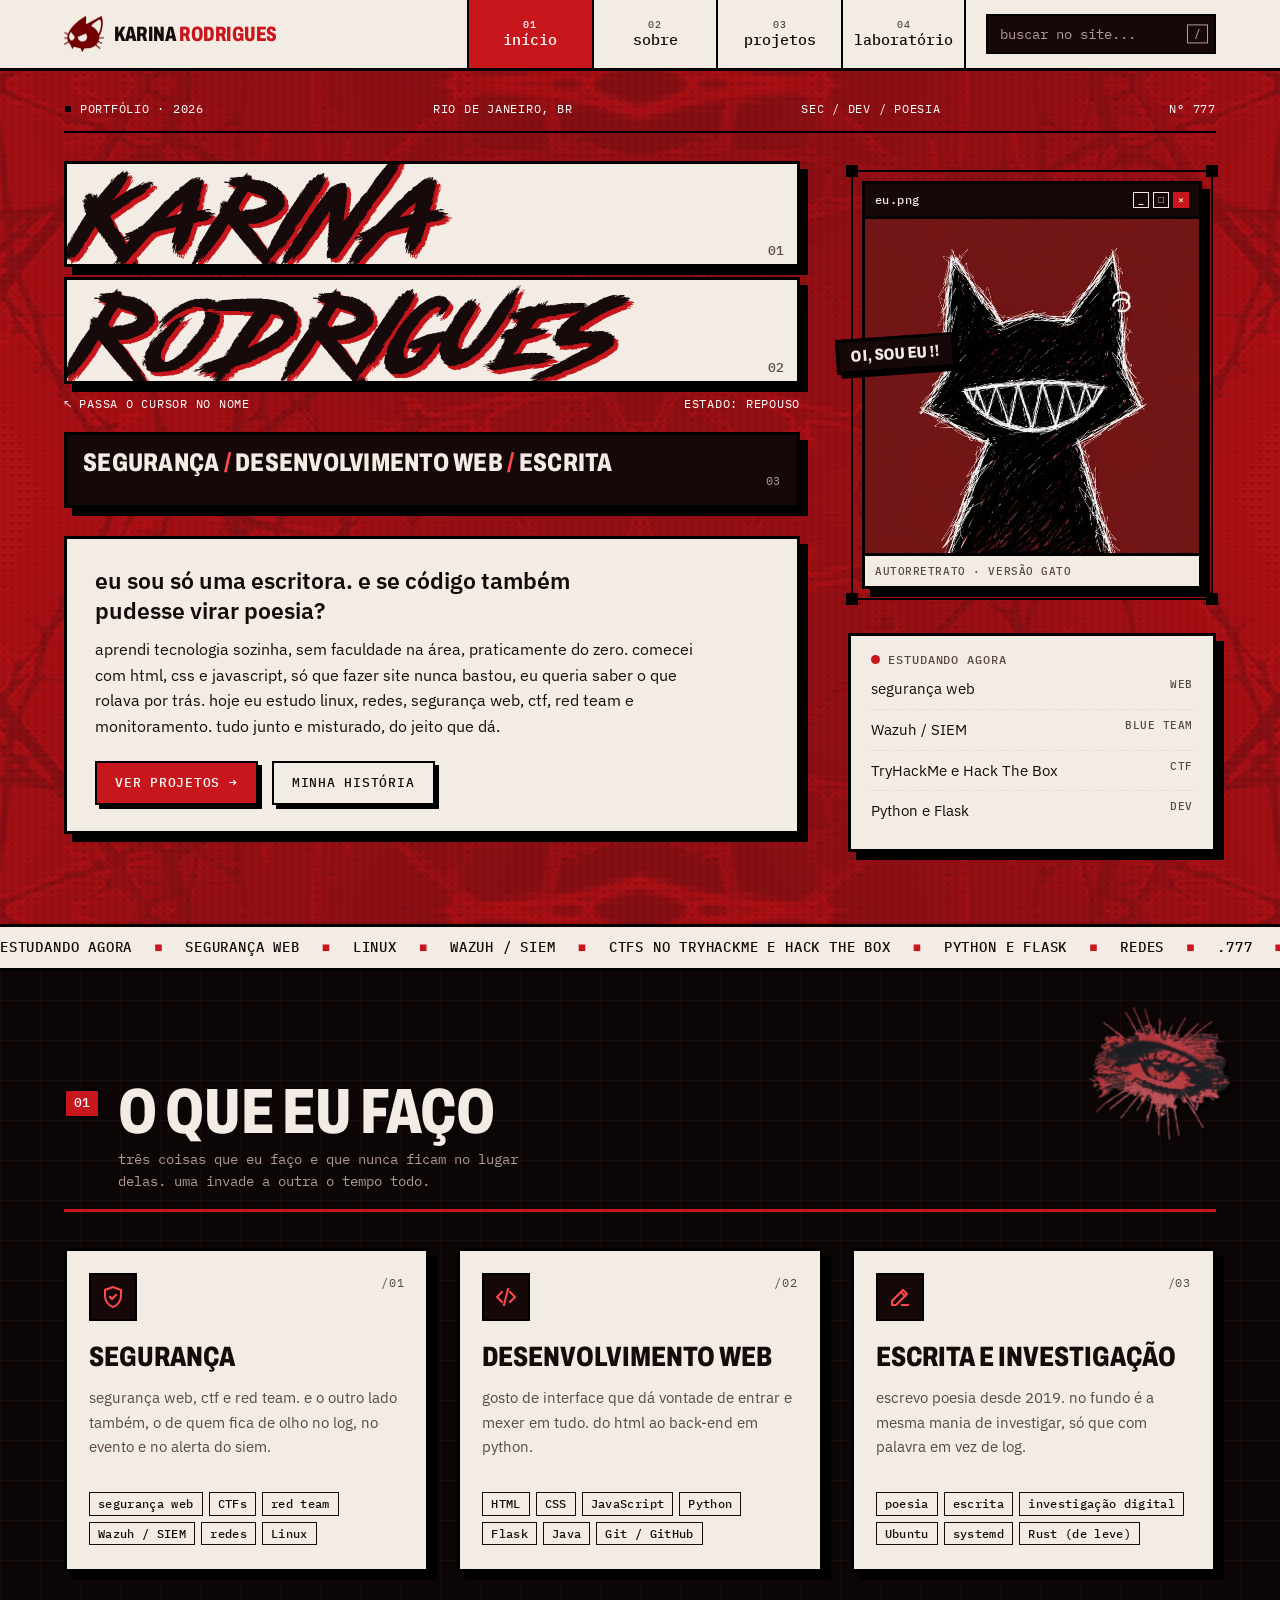
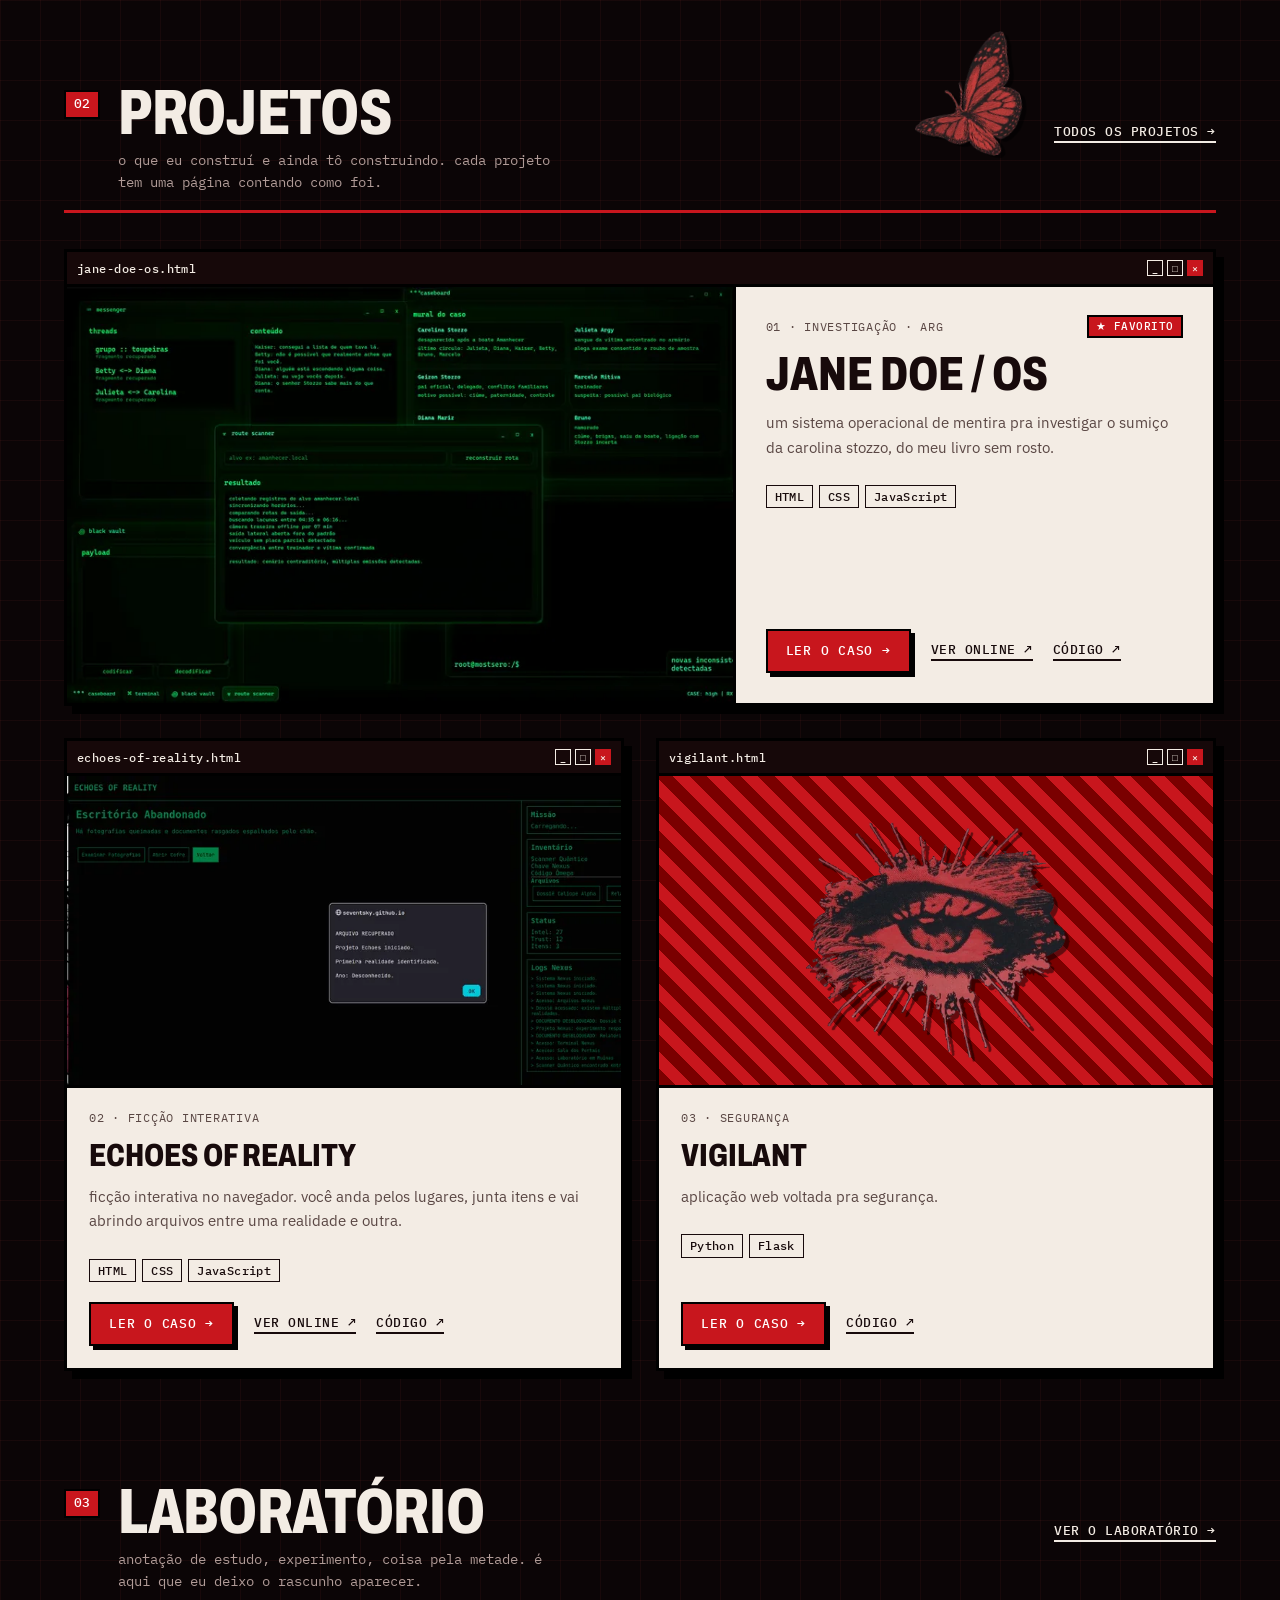
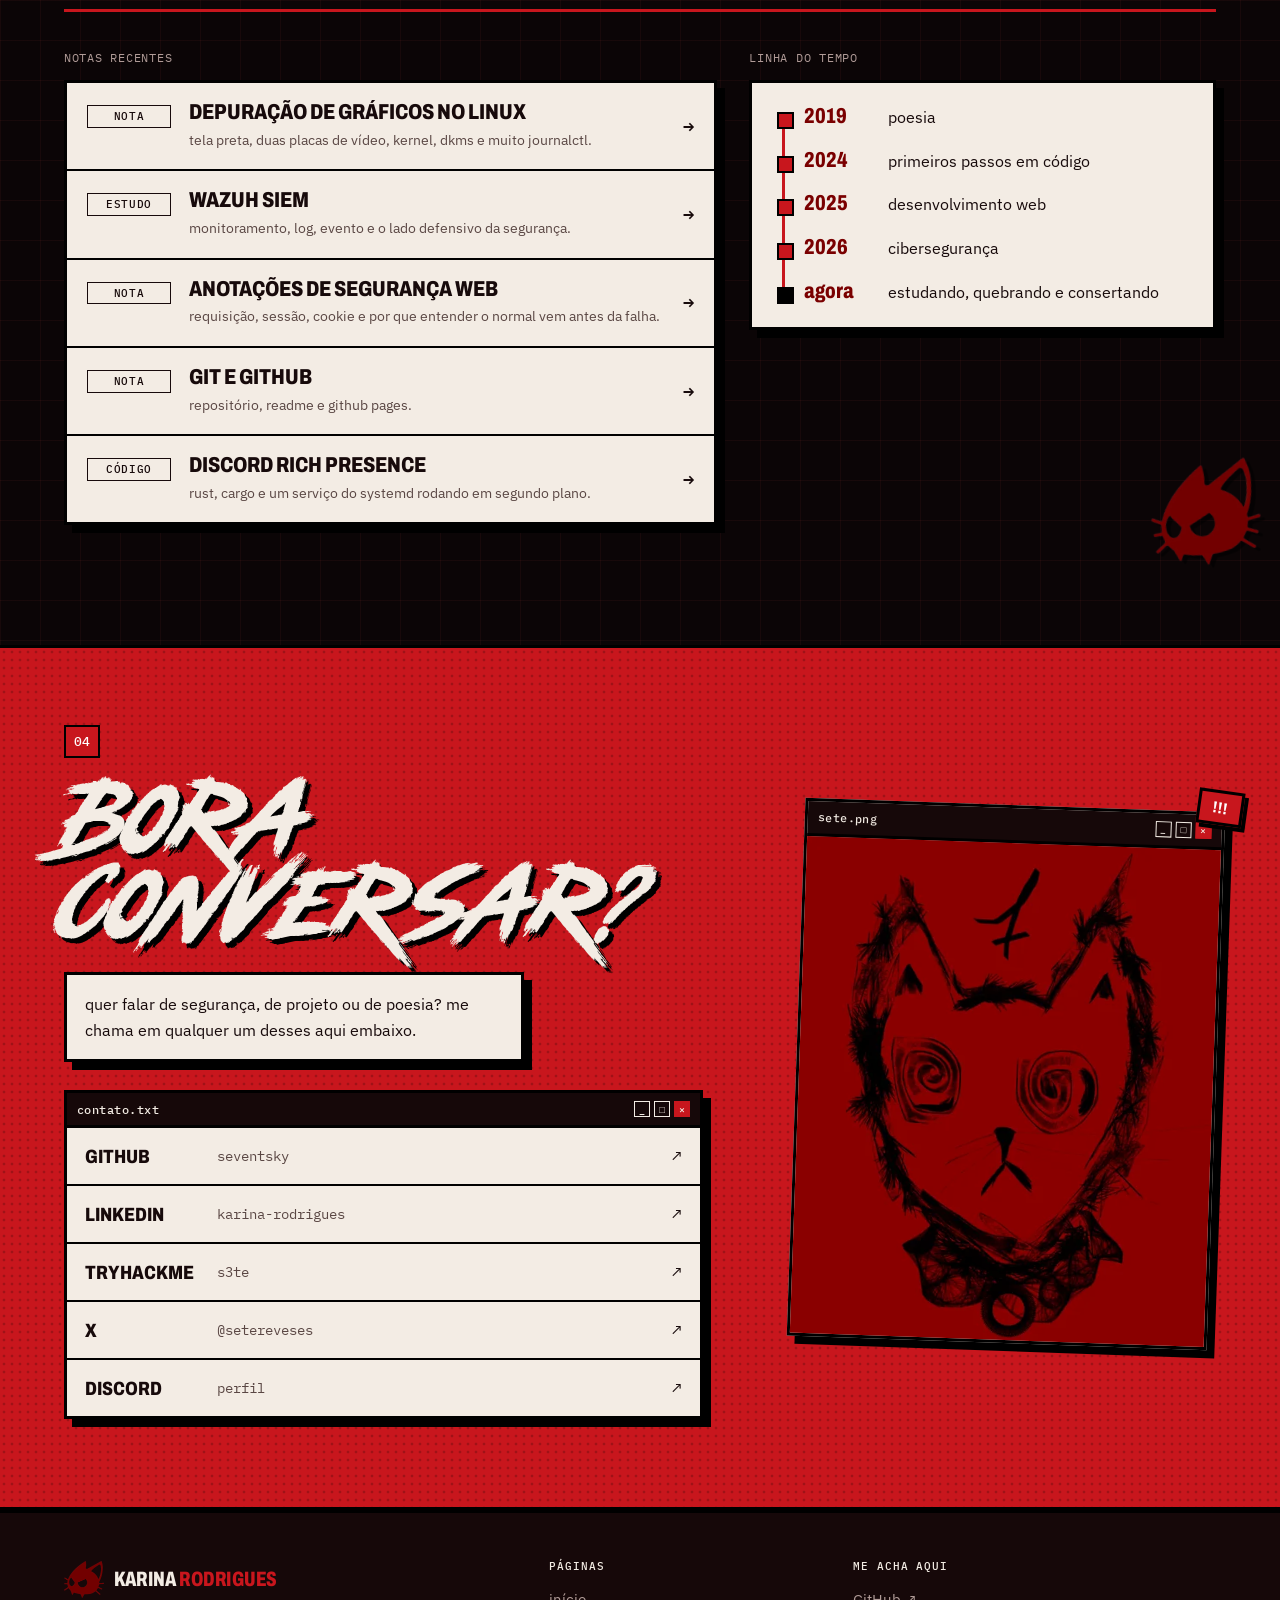
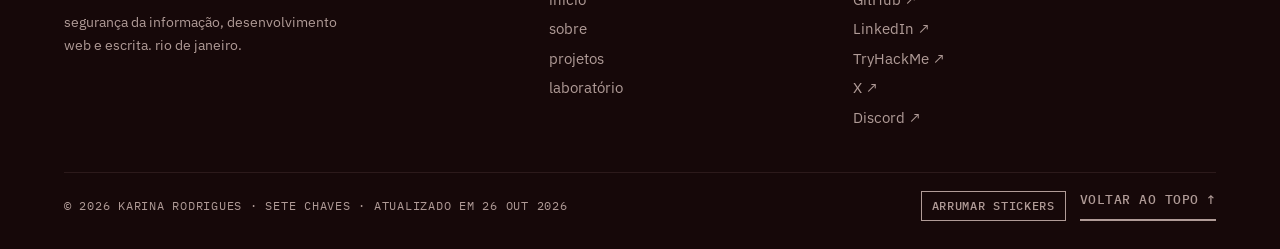
<file: index.html>
<!doctype html>
<html lang="pt-BR">
<head>
<meta charset="utf-8">
<meta name="viewport" content="width=device-width,initial-scale=1">
<title>Karina Rodrigues · segurança, dev e poesia</title>
<meta name="description" content="Portfólio da Karina Rodrigues: segurança da informação, desenvolvimento web e investigação digital.">
<meta property="og:title" content="Karina Rodrigues · segurança, dev e poesia">
<meta property="og:description" content="Portfólio da Karina Rodrigues: segurança da informação, desenvolvimento web e investigação digital.">
<meta name="theme-color" content="#c8161d">
<link rel="preload" href="fonts/cyber-brush.woff2" as="font" type="font/woff2" crossorigin>
<link rel="icon" href="img/favicon.png" type="image/png" sizes="64x64">
<link rel="icon" href="img/favicon-32.png" type="image/png" sizes="32x32">
<link rel="apple-touch-icon" href="img/apple-touch-icon.png">
<link rel="preconnect" href="https://fonts.googleapis.com">
<link rel="preconnect" href="https://fonts.gstatic.com" crossorigin>
<link href="https://fonts.googleapis.com/css2?family=Archivo:wdth,wght@62..125,400..900&family=IBM+Plex+Mono:wght@400;500&family=IBM+Plex+Sans:ital,wght@0,400;0,500;0,600;0,700;1,400&family=Instrument+Serif:ital@1&family=Pixelify+Sans:wght@500&display=swap" rel="stylesheet">
<link rel="stylesheet" href="style.css?v=6">
</head>
<body data-root="">
<a class="pular" href="#conteudo">pular pro conteúdo</a>

<header class="topo">
  <div class="topo-in">
    <a class="marca" href="index.html" aria-label="Karina Rodrigues, página inicial">
      <img src="img/logo.webp" alt="" width="160" height="146">
      <b>Karina <span>Rodrigues</span></b>
    </a>
    <button class="menu-btn" type="button" aria-expanded="false" aria-controls="nav"><i aria-hidden="true"></i>menu</button>
    <nav class="nav" id="nav" aria-label="Menu principal">
      <ul>
        <li><a href="index.html" aria-current="page"><small>01</small><span>início</span></a></li>
        <li><a href="sobre.html"><small>02</small><span>sobre</span></a></li>
        <li><a href="projects.html"><small>03</small><span>projetos</span></a></li>
        <li><a href="lab.html"><small>04</small><span>laboratório</span></a></li>
      </ul>
      <form class="busca" role="search" autocomplete="off">
        <label class="sr-only" for="busca">buscar no site</label>
        <input id="busca" type="search" placeholder="buscar no site...">
        <kbd aria-hidden="true">/</kbd>
        <ul class="busca-res" aria-live="polite"></ul>
      </form>
    </nav>
  </div>
</header>

<main id="conteudo">
  <!-- HERO: o nome é interativo (o script troca fonte, espaçamento e sublinhado conforme o cursor) -->
  <section class="hero-sec vermelho">
    <div class="wrap">
      <div class="hero-meta mono">
        <span>portfólio · 2026</span>
        <span>rio de janeiro, br</span>
        <span>sec / dev / poesia</span>
        <span>N° 777</span>
      </div>

      <div class="hero-grid">
        <div>
          <div class="hero">
            <h1 class="name" aria-label="Karina Rodrigues">
              <span class="w" aria-hidden="true"><span class="l">K</span><span class="l">a</span><span class="l">r</span><span class="l">i</span><span class="l">n</span><span class="l">a</span></span>
              <span class="w" aria-hidden="true"><span class="l">R</span><span class="l">o</span><span class="l">d</span><span class="l">r</span><span class="l">i</span><span class="l">g</span><span class="l">u</span><span class="l">e</span><span class="l">s</span></span>
            </h1>
            <div class="hero-info mono" aria-hidden="true">
              <span class="hint"><span class="so-mouse">↖ passa o cursor no nome</span><span class="so-toque">↖ arrasta o dedo no nome</span></span>
              <span class="state">estado: repouso</span>
            </div>
          </div>

          <div class="faixa-preta">
            <p>segurança <i>/</i> desenvolvimento web <i>/</i> escrita</p>
            <span class="mono" aria-hidden="true">03</span>
          </div>

          <div class="intro papel">
            <p class="lede">eu sou só uma escritora. e se código também pudesse virar poesia?</p>
            <p>aprendi tecnologia sozinha, sem faculdade na área, praticamente do zero. comecei com html, css e javascript, só que fazer site nunca bastou, eu queria saber o que rolava por trás. hoje eu estudo linux, redes, segurança web, ctf, red team e monitoramento. tudo junto e misturado, do jeito que dá.</p>
            <div class="botoes">
              <a class="btn btn-red" href="projects.html">ver projetos →</a>
              <a class="btn btn-claro" href="sobre.html">minha história</a>
            </div>
          </div>
        </div>

        <aside class="hero-lado" aria-label="Resumo">
          <figure class="avatar-wrap">
            <div class="janela selecao">
              <div class="janela-barra"><span>eu.png</span><span class="bt" aria-hidden="true"><i>_</i><i>□</i><i>×</i></span></div>
              <img src="img/gato-icone.webp" alt="Desenho rabiscado de um gato preto com sorriso cheio de dentes e um brinco na orelha, sobre fundo vermelho" width="640" height="640">
              <figcaption>autorretrato · versão gato</figcaption>
            </div>
            <span class="grito" aria-hidden="true">oi, sou eu !!</span>
          </figure>

          <div class="agora papel">
            <h2>estudando agora</h2>
            <ul>
              <li>segurança web <span>web</span></li>
              <li>Wazuh / SIEM <span>blue team</span></li>
              <li>TryHackMe e Hack The Box <span>CTF</span></li>
              <li>Python e Flask <span>dev</span></li>
            </ul>
          </div>
        </aside>
      </div>
    </div>
  </section>

  <div class="ticker" aria-label="Estudando agora: segurança web, linux, wazuh / SIEM, CTFs, python e flask, redes">
    <div class="ticker-in" aria-hidden="true"><span>estudando agora</span><i>■</i><span>segurança web</span><i>■</i><span>linux</span><i>■</i><span>wazuh / SIEM</span><i>■</i><span>CTFs no TryHackMe e Hack The Box</span><i>■</i><span>python e flask</span><i>■</i><span>redes</span><i>■</i><span>.777</span><i>■</i><span>estudando agora</span><i>■</i><span>segurança web</span><i>■</i><span>linux</span><i>■</i><span>wazuh / SIEM</span><i>■</i><span>CTFs no TryHackMe e Hack The Box</span><i>■</i><span>python e flask</span><i>■</i><span>redes</span><i>■</i><span>.777</span><i>■</i></div>
  </div>

  <!-- 01 · O QUE EU FAÇO -->
  <section class="secao wrap" aria-labelledby="s-frentes">
    <div class="secao-cab">
      <span class="secao-num">01</span>
      <h2 class="secao-titulo"><span id="s-frentes">o que eu faço</span></h2>
      <p class="secao-desc">três coisas que eu faço e que nunca ficam no lugar delas. uma invade a outra o tempo todo.</p>
    </div>
    <div class="frentes">
      <article class="frente papel">
        <div class="frente-topo"><span class="frente-icone"><svg viewBox="0 0 24 24" fill="none" stroke="currentColor" stroke-width="2" stroke-linecap="square" aria-hidden="true"><path d="M12 2 4 5v6c0 5 3.4 9.4 8 11 4.6-1.6 8-6 8-11V5l-8-3Z"/><path d="m9 12 2 2 4-4"/></svg></span><span class="mono">/01</span></div>
        <h3>Segurança</h3>
        <p>segurança web, ctf e red team. e o outro lado também, o de quem fica de olho no log, no evento e no alerta do siem.</p>
        <ul class="tags"><li>segurança web</li><li>CTFs</li><li>red team</li><li>Wazuh / SIEM</li><li>redes</li><li>Linux</li></ul>
      </article>
      <article class="frente papel">
        <div class="frente-topo"><span class="frente-icone"><svg viewBox="0 0 24 24" fill="none" stroke="currentColor" stroke-width="2" stroke-linecap="square" aria-hidden="true"><path d="m8 7-5 5 5 5M16 7l5 5-5 5M14 4l-4 16"/></svg></span><span class="mono">/02</span></div>
        <h3>Desenvolvimento web</h3>
        <p>gosto de interface que dá vontade de entrar e mexer em tudo. do html ao back-end em python.</p>
        <ul class="tags"><li>HTML</li><li>CSS</li><li>JavaScript</li><li>Python</li><li>Flask</li><li>Java</li><li>Git / GitHub</li></ul>
      </article>
      <article class="frente papel">
        <div class="frente-topo"><span class="frente-icone"><svg viewBox="0 0 24 24" fill="none" stroke="currentColor" stroke-width="2" stroke-linecap="square" aria-hidden="true"><path d="M4 20h4L19 9l-4-4L4 16v4Z"/><path d="m13 7 4 4"/><path d="M14 20h6"/></svg></span><span class="mono">/03</span></div>
        <h3>Escrita e investigação</h3>
        <p>escrevo poesia desde 2019. no fundo é a mesma mania de investigar, só que com palavra em vez de log.</p>
        <ul class="tags"><li>poesia</li><li>escrita</li><li>investigação digital</li><li>Ubuntu</li><li>systemd</li><li>Rust (de leve)</li></ul>
      </article>
    </div>
    <img class="sticker" data-id="olho" src="img/stickers/olho.webp" alt="" style="--x:calc(100% - 150px);--y:40px;--w:140px;--r:8deg" title="me arrasta! (2 cliques: volta pro lugar)" draggable="false">
  </section>

  <!-- 02 · PROJETOS -->
  <section class="secao wrap" aria-labelledby="s-projetos">
    <div class="secao-cab">
      <span class="secao-num">02</span>
      <h2 class="secao-titulo"><span id="s-projetos">projetos</span></h2>
      <a class="link-seta" href="projects.html">todos os projetos →</a>
      <p class="secao-desc">o que eu construí e ainda tô construindo. cada projeto tem uma página contando como foi.</p>
    </div>
    <div class="projetos">
      <article class="projeto janela destaque">
        <div class="janela-barra"><span>jane-doe-os.html</span><span class="bt" aria-hidden="true"><i>_</i><i>□</i><i>×</i></span></div>
        <a class="thumb" href="casos/jane-doe-os.html" tabindex="-1" aria-hidden="true"><img src="img/projetos/jane-doe-os-thumb.webp" alt="" width="720" height="450" loading="lazy"></a>
        <div class="projeto-corpo">
          <div class="projeto-kicker mono"><span>01 · investigação · ARG</span><span class="selo">★ favorito</span></div>
          <h3><a href="casos/jane-doe-os.html">Jane Doe / OS</a></h3>
          <p>um sistema operacional de mentira pra investigar o sumiço da carolina stozzo, do meu livro sem rosto.</p>
          <ul class="tags" aria-label="tecnologias"><li>HTML</li><li>CSS</li><li>JavaScript</li></ul>
          <div class="acoes"><a class="btn btn-red" href="casos/jane-doe-os.html">ler o caso →</a> <a class="link-seta" href="https://seventsky.github.io/" target="_blank" rel="noopener">ver online ↗</a> <a class="link-seta" href="https://github.com/seventsky/seventsky.github.io" target="_blank" rel="noopener">código ↗</a></div>
        </div>
      </article>
      <article class="projeto janela">
        <div class="janela-barra"><span>echoes-of-reality.html</span><span class="bt" aria-hidden="true"><i>_</i><i>□</i><i>×</i></span></div>
        <a class="thumb" href="casos/echoes-of-reality.html" tabindex="-1" aria-hidden="true"><img src="img/projetos/echoes-of-reality-thumb.webp" alt="" width="720" height="450" loading="lazy"></a>
        <div class="projeto-corpo">
          <div class="projeto-kicker mono"><span>02 · ficção interativa</span></div>
          <h3><a href="casos/echoes-of-reality.html">Echoes of Reality</a></h3>
          <p>ficção interativa no navegador. você anda pelos lugares, junta itens e vai abrindo arquivos entre uma realidade e outra.</p>
          <ul class="tags" aria-label="tecnologias"><li>HTML</li><li>CSS</li><li>JavaScript</li></ul>
          <div class="acoes"><a class="btn btn-red" href="casos/echoes-of-reality.html">ler o caso →</a> <a class="link-seta" href="https://seventsky.github.io/ECHOS.TXT/" target="_blank" rel="noopener">ver online ↗</a> <a class="link-seta" href="https://github.com/seventsky/ECHOS.TXT" target="_blank" rel="noopener">código ↗</a></div>
        </div>
      </article>
      <article class="projeto janela">
        <div class="janela-barra"><span>vigilant.html</span><span class="bt" aria-hidden="true"><i>_</i><i>□</i><i>×</i></span></div>
        <a class="thumb sem-print" href="casos/vigilant.html" tabindex="-1" aria-hidden="true"><img src="img/stickers/olho.webp" alt="" width="360" height="327" loading="lazy"></a>
        <div class="projeto-corpo">
          <div class="projeto-kicker mono"><span>03 · segurança</span></div>
          <h3><a href="casos/vigilant.html">Vigilant</a></h3>
          <p>aplicação web voltada pra segurança.</p>
          <ul class="tags" aria-label="tecnologias"><li>Python</li><li>Flask</li></ul>
          <div class="acoes"><a class="btn btn-red" href="casos/vigilant.html">ler o caso →</a> <a class="link-seta" href="https://github.com/seventsky/vigilant" target="_blank" rel="noopener">código ↗</a></div>
        </div>
      </article>
    </div>
    <img class="sticker" data-id="borboleta" src="img/stickers/borboleta.webp" alt="" style="--x:calc(100% - 330px);--y:70px;--w:110px;--r:-14deg" title="me arrasta! (2 cliques: volta pro lugar)" draggable="false">
  </section>

  <!-- 03 · LABORATÓRIO + LINHA DO TEMPO -->
  <section class="secao wrap" aria-labelledby="s-lab">
    <div class="secao-cab">
      <span class="secao-num">03</span>
      <h2 class="secao-titulo"><span id="s-lab">laboratório</span></h2>
      <a class="link-seta" href="lab.html">ver o laboratório →</a>
      <p class="secao-desc">anotação de estudo, experimento, coisa pela metade. é aqui que eu deixo o rascunho aparecer.</p>
    </div>
    <div class="duas">
      <div>
        <span class="mono mono-tit">notas recentes</span>
        <ul class="notas papel">
        <li><a href="notas/depuracao-graficos-linux.html"><span class="tipo">nota</span><strong>Depuração de gráficos no Linux</strong><small>tela preta, duas placas de vídeo, kernel, dkms e muito journalctl.</small><span class="seta" aria-hidden="true">→</span></a></li>
        <li><a href="notas/wazuh-siem.html"><span class="tipo">estudo</span><strong>Wazuh SIEM</strong><small>monitoramento, log, evento e o lado defensivo da segurança.</small><span class="seta" aria-hidden="true">→</span></a></li>
        <li><a href="notas/anotacoes-seguranca-web.html"><span class="tipo">nota</span><strong>Anotações de segurança web</strong><small>requisição, sessão, cookie e por que entender o normal vem antes da falha.</small><span class="seta" aria-hidden="true">→</span></a></li>
        <li><a href="notas/git-e-github.html"><span class="tipo">nota</span><strong>Git e GitHub</strong><small>repositório, readme e github pages.</small><span class="seta" aria-hidden="true">→</span></a></li>
        <li><a href="notas/discord-rich-presence.html"><span class="tipo">código</span><strong>Discord Rich Presence</strong><small>rust, cargo e um serviço do systemd rodando em segundo plano.</small><span class="seta" aria-hidden="true">→</span></a></li>
        </ul>
      </div>
      <div>
        <span class="mono mono-tit">linha do tempo</span>
        <div class="tempo papel">
          <ol>
            <li><b>2019</b><span>poesia</span></li>
            <li><b>2024</b><span>primeiros passos em código</span></li>
            <li><b>2025</b><span>desenvolvimento web</span></li>
            <li><b>2026</b><span>cibersegurança</span></li>
            <li><b>agora</b><span>estudando, quebrando e consertando</span></li>
          </ol>
        </div>
      </div>
    </div>
    <img class="sticker fica-no-celular" data-id="gato" src="img/stickers/gato.webp" alt="" style="--x:calc(100% - 90px);--y:calc(100% - 60px);--w:110px;--r:-10deg" title="me arrasta! (2 cliques: volta pro lugar)" draggable="false">
  </section>

  <!-- 04 · CONTATO -->
  <section class="contato-sec vermelho" id="contato" aria-labelledby="s-contato">
    <div class="wrap contato-grid">
      <div>
        <span class="secao-num">04</span>
        <h2 class="contato-titulo" id="s-contato">bora conversar?</h2>
        <p class="contato-texto papel">quer falar de segurança, de projeto ou de poesia? me chama em qualquer um desses aqui embaixo.</p>
        <div class="janela">
          <div class="janela-barra"><span>contato.txt</span><span class="bt" aria-hidden="true"><i>_</i><i>□</i><i>×</i></span></div>
          <ul class="contatos">
          <li><a href="https://github.com/seventsky" target="_blank" rel="noopener"><b>GitHub</b><span>seventsky</span><i aria-hidden="true">↗</i></a></li>
          <li><a href="https://www.linkedin.com/in/karina-rodrigues-3610613b5/" target="_blank" rel="noopener"><b>LinkedIn</b><span>karina-rodrigues</span><i aria-hidden="true">↗</i></a></li>
          <li><a href="https://tryhackme.com/p/s3te" target="_blank" rel="noopener"><b>TryHackMe</b><span>s3te</span><i aria-hidden="true">↗</i></a></li>
          <li><a href="https://x.com/setereveses" target="_blank" rel="noopener"><b>X</b><span>@setereveses</span><i aria-hidden="true">↗</i></a></li>
          <li><a href="https://discord.com/users/874118558521634826" target="_blank" rel="noopener"><b>Discord</b><span>perfil</span><i aria-hidden="true">↗</i></a></li>
          </ul>
        </div>
      </div>
      <figure class="gato-grande">
        <div class="janela">
          <div class="janela-barra"><span>sete.png</span><span class="bt" aria-hidden="true"><i>_</i><i>□</i><i>×</i></span></div>
          <img src="img/avatar.webp" alt="Desenho da Karina: gato preto de olhos em espiral e coleira, sobre fundo vermelho" width="480" height="576">
        </div>
        <span class="grito red" aria-hidden="true">!!!</span>
      </figure>
    </div>
  </section>
</main>

<footer class="rodape">
  <div class="wrap">
    <div class="rodape-grid">
      <div>
        <a class="marca" href="index.html" aria-label="Karina Rodrigues, página inicial">
          <img src="img/logo.webp" alt="" width="160" height="146">
          <b>Karina <span>Rodrigues</span></b>
        </a>
        <p>segurança da informação, desenvolvimento web e escrita. rio de janeiro.</p>
      </div>
      <nav aria-label="Páginas">
        <h2>páginas</h2>
        <ul>
          <li><a href="index.html">início</a></li>
          <li><a href="sobre.html">sobre</a></li>
          <li><a href="projects.html">projetos</a></li>
          <li><a href="lab.html">laboratório</a></li>
        </ul>
      </nav>
      <div>
        <h2>me acha aqui</h2>
        <ul>
          <li><a href="https://github.com/seventsky" target="_blank" rel="noopener">GitHub ↗</a></li>
          <li><a href="https://www.linkedin.com/in/karina-rodrigues-3610613b5/" target="_blank" rel="noopener">LinkedIn ↗</a></li>
          <li><a href="https://tryhackme.com/p/s3te" target="_blank" rel="noopener">TryHackMe ↗</a></li>
          <li><a href="https://x.com/setereveses" target="_blank" rel="noopener">X ↗</a></li>
          <li><a href="https://discord.com/users/874118558521634826" target="_blank" rel="noopener">Discord ↗</a></li>
        </ul>
      </div>
    </div>
    <div class="rodape-fim mono">
      <span>© 2026 Karina Rodrigues · sete chaves · atualizado em 26 out 2026</span>
      <span class="botoes">
        <button type="button" data-reset-stickers>arrumar stickers</button>
        <a class="link-seta" href="#conteudo">voltar ao topo ↑</a>
      </span>
    </div>
  </div>
</footer>
<script src="script.js?v=6"></script>
</body>
</html>
</file>
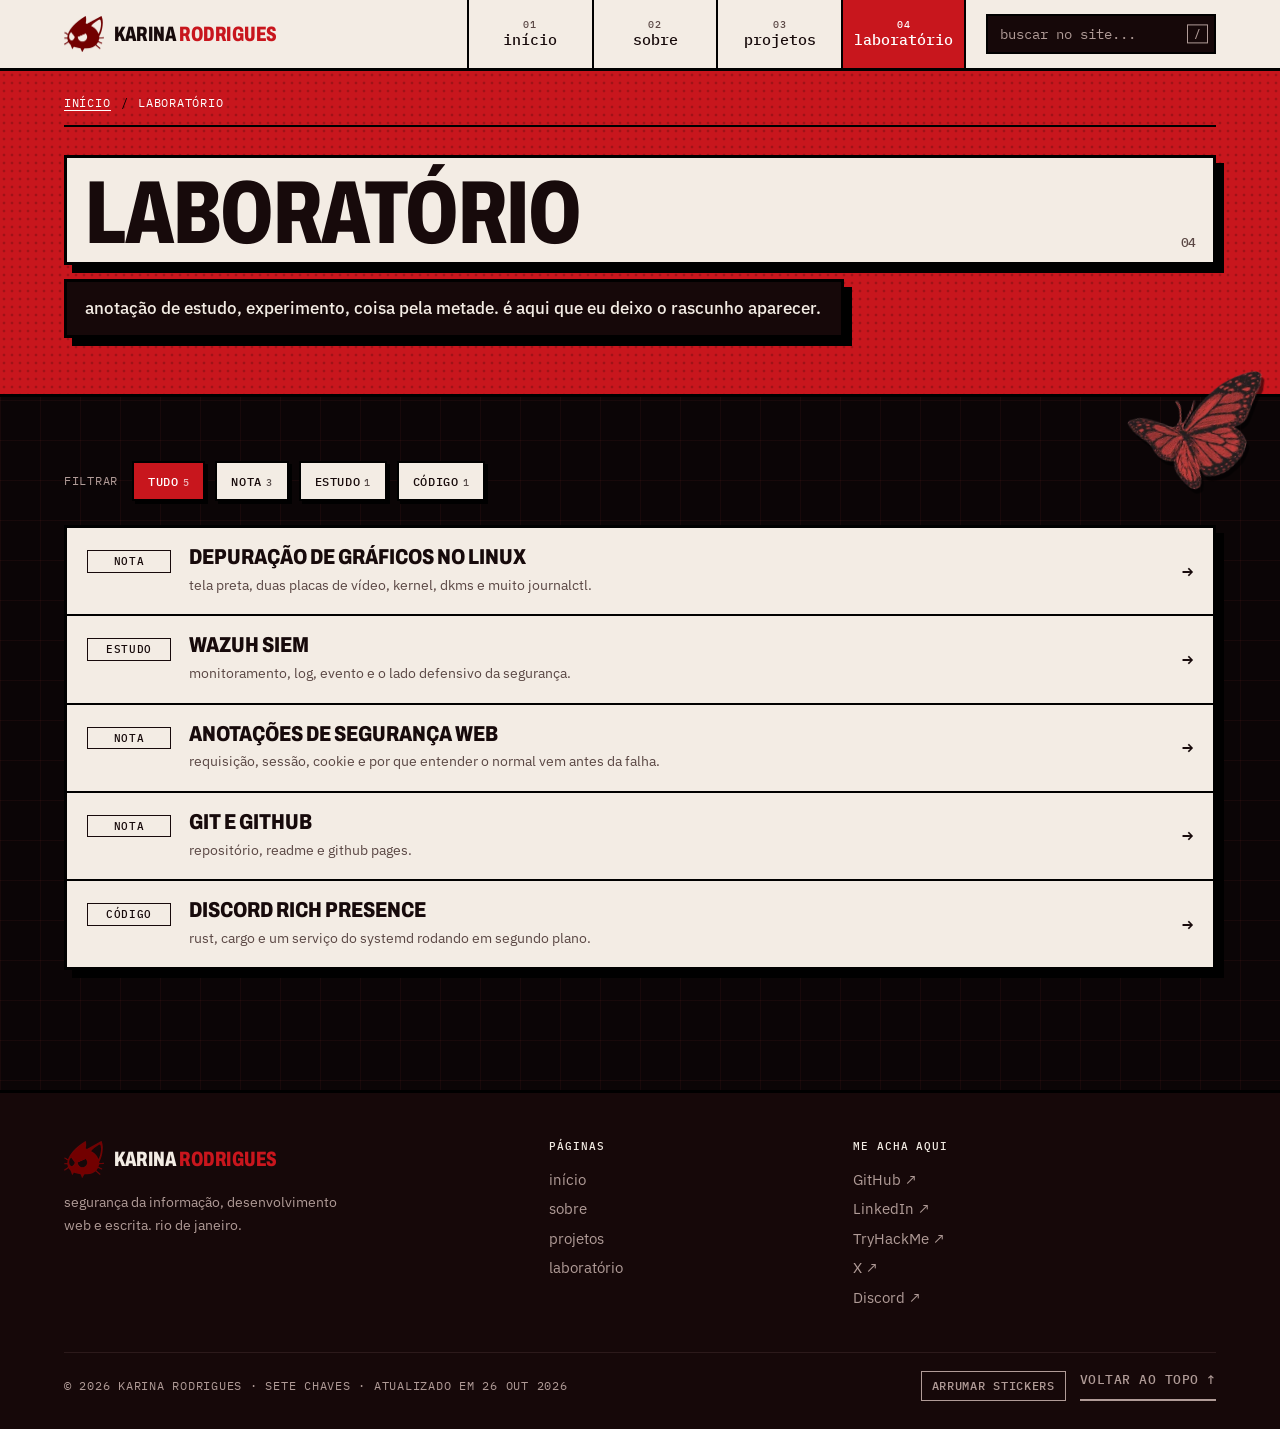
<file: lab.html>
<!doctype html>
<html lang="pt-BR">
<head>
<meta charset="utf-8">
<meta name="viewport" content="width=device-width,initial-scale=1">
<title>Laboratório · Karina Rodrigues</title>
<meta name="description" content="Notas de estudo e experimentos da Karina Rodrigues: Linux, segurança web, SIEM e mais.">
<meta property="og:title" content="Laboratório · Karina Rodrigues">
<meta property="og:description" content="Notas de estudo e experimentos da Karina Rodrigues: Linux, segurança web, SIEM e mais.">
<meta name="theme-color" content="#c8161d">
<link rel="preload" href="fonts/cyber-brush.woff2" as="font" type="font/woff2" crossorigin>
<link rel="icon" href="img/favicon.png" type="image/png" sizes="64x64">
<link rel="icon" href="img/favicon-32.png" type="image/png" sizes="32x32">
<link rel="apple-touch-icon" href="img/apple-touch-icon.png">
<link rel="preconnect" href="https://fonts.googleapis.com">
<link rel="preconnect" href="https://fonts.gstatic.com" crossorigin>
<link href="https://fonts.googleapis.com/css2?family=Archivo:wdth,wght@62..125,400..900&family=IBM+Plex+Mono:wght@400;500&family=IBM+Plex+Sans:ital,wght@0,400;0,500;0,600;0,700;1,400&family=Instrument+Serif:ital@1&family=Pixelify+Sans:wght@500&display=swap" rel="stylesheet">
<link rel="stylesheet" href="style.css?v=6">
</head>
<body data-root="">
<a class="pular" href="#conteudo">pular pro conteúdo</a>

<header class="topo">
  <div class="topo-in">
    <a class="marca" href="index.html" aria-label="Karina Rodrigues, página inicial">
      <img src="img/logo.webp" alt="" width="160" height="146">
      <b>Karina <span>Rodrigues</span></b>
    </a>
    <button class="menu-btn" type="button" aria-expanded="false" aria-controls="nav"><i aria-hidden="true"></i>menu</button>
    <nav class="nav" id="nav" aria-label="Menu principal">
      <ul>
        <li><a href="index.html"><small>01</small><span>início</span></a></li>
        <li><a href="sobre.html"><small>02</small><span>sobre</span></a></li>
        <li><a href="projects.html"><small>03</small><span>projetos</span></a></li>
        <li><a href="lab.html" aria-current="page"><small>04</small><span>laboratório</span></a></li>
      </ul>
      <form class="busca" role="search" autocomplete="off">
        <label class="sr-only" for="busca">buscar no site</label>
        <input id="busca" type="search" placeholder="buscar no site...">
        <kbd aria-hidden="true">/</kbd>
        <ul class="busca-res" aria-live="polite"></ul>
      </form>
    </nav>
  </div>
</header>
<main id="conteudo">
  <section class="pag-topo vermelho">
    <div class="wrap">
      <nav class="trilha mono" aria-label="Você está aqui"><ol><li><a href="index.html">início</a></li><li aria-current="page">laboratório</li></ol></nav>
      <h1 class="pag-titulo"><span>Laboratório</span><small aria-hidden="true">04</small></h1>
      <p class="pag-lead">anotação de estudo, experimento, coisa pela metade. é aqui que eu deixo o rascunho aparecer.</p>
    </div>
  </section>

  <section class="wrap pag-corpo">
    <div class="filtro" role="group" aria-label="Filtrar notas por tipo">
      <span class="mono">filtrar</span>
      <button type="button" aria-pressed="true" data-filtro="">tudo<small>5</small></button><button type="button" aria-pressed="false" data-filtro="nota">nota<small>3</small></button><button type="button" aria-pressed="false" data-filtro="estudo">estudo<small>1</small></button><button type="button" aria-pressed="false" data-filtro="código">código<small>1</small></button>
    </div>
    <ul class="notas papel" data-lista-notas>
        <li data-tipo="nota"><a href="notas/depuracao-graficos-linux.html"><span class="tipo">nota</span><strong>Depuração de gráficos no Linux</strong><small>tela preta, duas placas de vídeo, kernel, dkms e muito journalctl.</small><span class="seta" aria-hidden="true">→</span></a></li>
        <li data-tipo="estudo"><a href="notas/wazuh-siem.html"><span class="tipo">estudo</span><strong>Wazuh SIEM</strong><small>monitoramento, log, evento e o lado defensivo da segurança.</small><span class="seta" aria-hidden="true">→</span></a></li>
        <li data-tipo="nota"><a href="notas/anotacoes-seguranca-web.html"><span class="tipo">nota</span><strong>Anotações de segurança web</strong><small>requisição, sessão, cookie e por que entender o normal vem antes da falha.</small><span class="seta" aria-hidden="true">→</span></a></li>
        <li data-tipo="nota"><a href="notas/git-e-github.html"><span class="tipo">nota</span><strong>Git e GitHub</strong><small>repositório, readme e github pages.</small><span class="seta" aria-hidden="true">→</span></a></li>
        <li data-tipo="código"><a href="notas/discord-rich-presence.html"><span class="tipo">código</span><strong>Discord Rich Presence</strong><small>rust, cargo e um serviço do systemd rodando em segundo plano.</small><span class="seta" aria-hidden="true">→</span></a></li>
    </ul>
    <img class="sticker" data-id="borboleta" src="img/stickers/borboleta.webp" alt="" style="--x:calc(100% - 110px);--y:-40px;--w:120px;--r:14deg" title="me arrasta! (2 cliques: volta pro lugar)" draggable="false">
  </section>
</main>

<footer class="rodape">
  <div class="wrap">
    <div class="rodape-grid">
      <div>
        <a class="marca" href="index.html" aria-label="Karina Rodrigues, página inicial">
          <img src="img/logo.webp" alt="" width="160" height="146">
          <b>Karina <span>Rodrigues</span></b>
        </a>
        <p>segurança da informação, desenvolvimento web e escrita. rio de janeiro.</p>
      </div>
      <nav aria-label="Páginas">
        <h2>páginas</h2>
        <ul>
          <li><a href="index.html">início</a></li>
          <li><a href="sobre.html">sobre</a></li>
          <li><a href="projects.html">projetos</a></li>
          <li><a href="lab.html">laboratório</a></li>
        </ul>
      </nav>
      <div>
        <h2>me acha aqui</h2>
        <ul>
          <li><a href="https://github.com/seventsky" target="_blank" rel="noopener">GitHub ↗</a></li>
          <li><a href="https://www.linkedin.com/in/karina-rodrigues-3610613b5/" target="_blank" rel="noopener">LinkedIn ↗</a></li>
          <li><a href="https://tryhackme.com/p/s3te" target="_blank" rel="noopener">TryHackMe ↗</a></li>
          <li><a href="https://x.com/setereveses" target="_blank" rel="noopener">X ↗</a></li>
          <li><a href="https://discord.com/users/874118558521634826" target="_blank" rel="noopener">Discord ↗</a></li>
        </ul>
      </div>
    </div>
    <div class="rodape-fim mono">
      <span>© 2026 Karina Rodrigues · sete chaves · atualizado em 26 out 2026</span>
      <span class="botoes">
        <button type="button" data-reset-stickers>arrumar stickers</button>
        <a class="link-seta" href="#conteudo">voltar ao topo ↑</a>
      </span>
    </div>
  </div>
</footer>
<script src="script.js?v=6"></script>
</body>
</html>
</file>
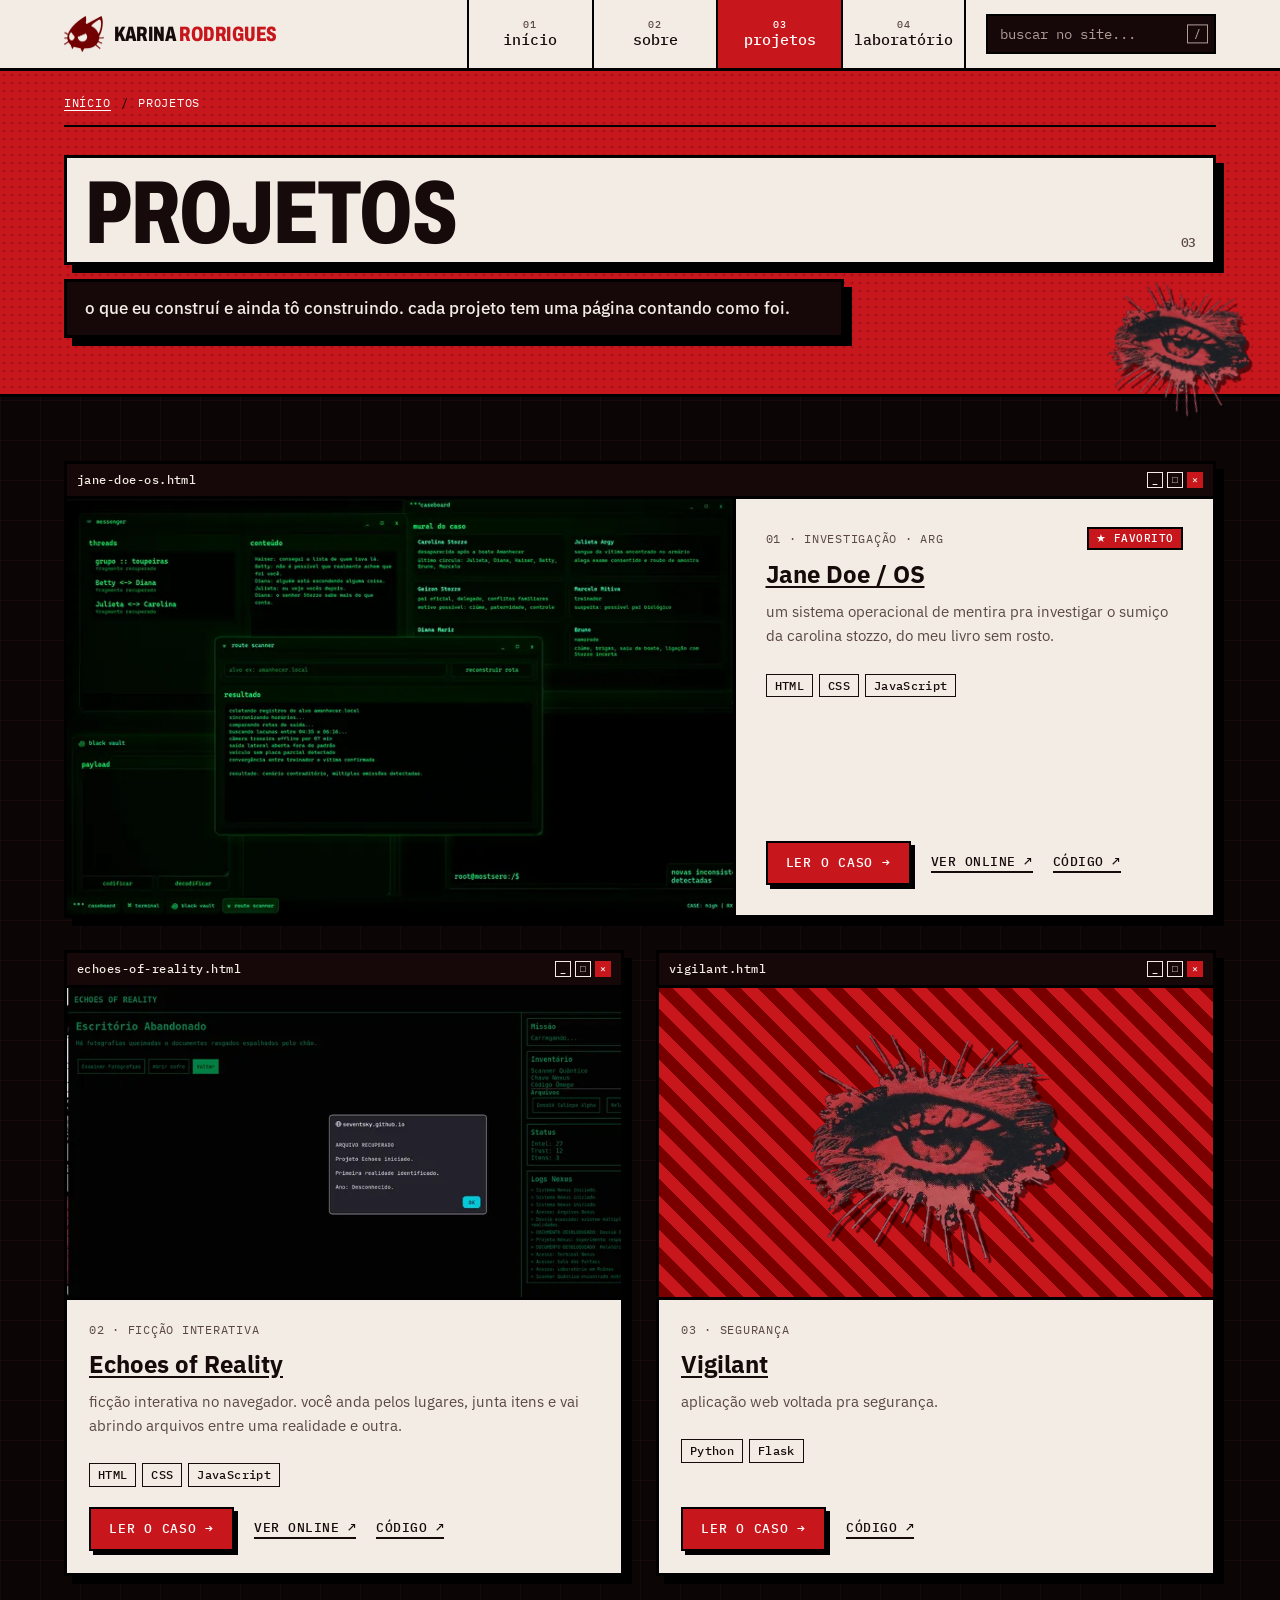
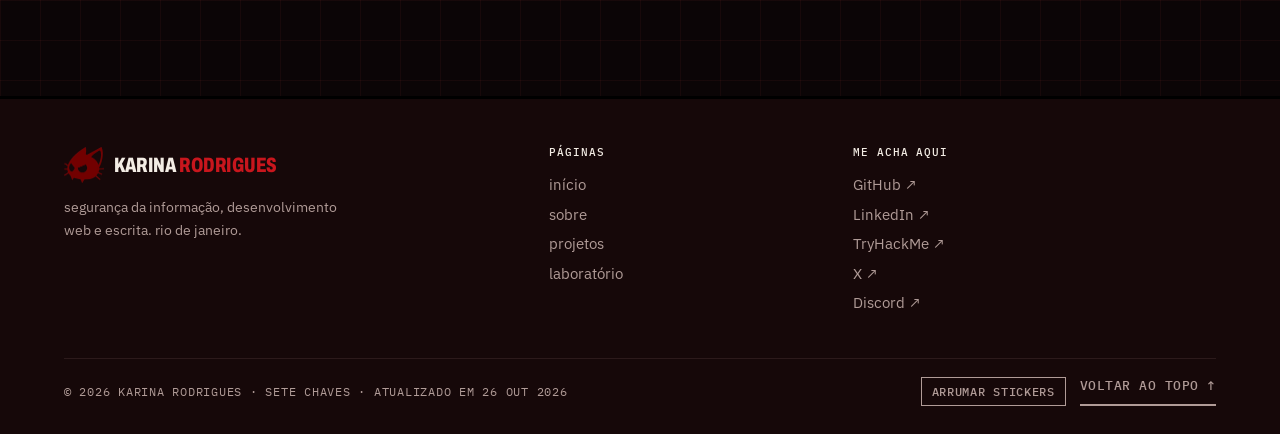
<file: projects.html>
<!doctype html>
<html lang="pt-BR">
<head>
<meta charset="utf-8">
<meta name="viewport" content="width=device-width,initial-scale=1">
<title>Projetos · Karina Rodrigues</title>
<meta name="description" content="Projetos da Karina Rodrigues: Jane Doe / OS, Echoes of Reality e Vigilant.">
<meta property="og:title" content="Projetos · Karina Rodrigues">
<meta property="og:description" content="Projetos da Karina Rodrigues: Jane Doe / OS, Echoes of Reality e Vigilant.">
<meta name="theme-color" content="#c8161d">
<link rel="preload" href="fonts/cyber-brush.woff2" as="font" type="font/woff2" crossorigin>
<link rel="icon" href="img/favicon.png" type="image/png" sizes="64x64">
<link rel="icon" href="img/favicon-32.png" type="image/png" sizes="32x32">
<link rel="apple-touch-icon" href="img/apple-touch-icon.png">
<link rel="preconnect" href="https://fonts.googleapis.com">
<link rel="preconnect" href="https://fonts.gstatic.com" crossorigin>
<link href="https://fonts.googleapis.com/css2?family=Archivo:wdth,wght@62..125,400..900&family=IBM+Plex+Mono:wght@400;500&family=IBM+Plex+Sans:ital,wght@0,400;0,500;0,600;0,700;1,400&family=Instrument+Serif:ital@1&family=Pixelify+Sans:wght@500&display=swap" rel="stylesheet">
<link rel="stylesheet" href="style.css?v=6">
</head>
<body data-root="">
<a class="pular" href="#conteudo">pular pro conteúdo</a>

<header class="topo">
  <div class="topo-in">
    <a class="marca" href="index.html" aria-label="Karina Rodrigues, página inicial">
      <img src="img/logo.webp" alt="" width="160" height="146">
      <b>Karina <span>Rodrigues</span></b>
    </a>
    <button class="menu-btn" type="button" aria-expanded="false" aria-controls="nav"><i aria-hidden="true"></i>menu</button>
    <nav class="nav" id="nav" aria-label="Menu principal">
      <ul>
        <li><a href="index.html"><small>01</small><span>início</span></a></li>
        <li><a href="sobre.html"><small>02</small><span>sobre</span></a></li>
        <li><a href="projects.html" aria-current="page"><small>03</small><span>projetos</span></a></li>
        <li><a href="lab.html"><small>04</small><span>laboratório</span></a></li>
      </ul>
      <form class="busca" role="search" autocomplete="off">
        <label class="sr-only" for="busca">buscar no site</label>
        <input id="busca" type="search" placeholder="buscar no site...">
        <kbd aria-hidden="true">/</kbd>
        <ul class="busca-res" aria-live="polite"></ul>
      </form>
    </nav>
  </div>
</header>
<main id="conteudo">
  <section class="pag-topo vermelho">
    <div class="wrap">
      <nav class="trilha mono" aria-label="Você está aqui"><ol><li><a href="index.html">início</a></li><li aria-current="page">projetos</li></ol></nav>
      <h1 class="pag-titulo"><span>Projetos</span><small aria-hidden="true">03</small></h1>
      <p class="pag-lead">o que eu construí e ainda tô construindo. cada projeto tem uma página contando como foi.</p>
    </div>
  </section>

  <section class="wrap pag-corpo">
    <div class="projetos">
      <article class="projeto janela destaque">
        <div class="janela-barra"><span>jane-doe-os.html</span><span class="bt" aria-hidden="true"><i>_</i><i>□</i><i>×</i></span></div>
        <a class="thumb" href="casos/jane-doe-os.html" tabindex="-1" aria-hidden="true"><img src="img/projetos/jane-doe-os-thumb.webp" alt="" width="720" height="450" loading="lazy"></a>
        <div class="projeto-corpo">
          <div class="projeto-kicker mono"><span>01 · investigação · ARG</span><span class="selo">★ favorito</span></div>
          <h2><a href="casos/jane-doe-os.html">Jane Doe / OS</a></h2>
          <p>um sistema operacional de mentira pra investigar o sumiço da carolina stozzo, do meu livro sem rosto.</p>
          <ul class="tags" aria-label="tecnologias"><li>HTML</li><li>CSS</li><li>JavaScript</li></ul>
          <div class="acoes"><a class="btn btn-red" href="casos/jane-doe-os.html">ler o caso →</a> <a class="link-seta" href="https://seventsky.github.io/" target="_blank" rel="noopener">ver online ↗</a> <a class="link-seta" href="https://github.com/seventsky/seventsky.github.io" target="_blank" rel="noopener">código ↗</a></div>
        </div>
      </article>
      <article class="projeto janela">
        <div class="janela-barra"><span>echoes-of-reality.html</span><span class="bt" aria-hidden="true"><i>_</i><i>□</i><i>×</i></span></div>
        <a class="thumb" href="casos/echoes-of-reality.html" tabindex="-1" aria-hidden="true"><img src="img/projetos/echoes-of-reality-thumb.webp" alt="" width="720" height="450" loading="lazy"></a>
        <div class="projeto-corpo">
          <div class="projeto-kicker mono"><span>02 · ficção interativa</span></div>
          <h2><a href="casos/echoes-of-reality.html">Echoes of Reality</a></h2>
          <p>ficção interativa no navegador. você anda pelos lugares, junta itens e vai abrindo arquivos entre uma realidade e outra.</p>
          <ul class="tags" aria-label="tecnologias"><li>HTML</li><li>CSS</li><li>JavaScript</li></ul>
          <div class="acoes"><a class="btn btn-red" href="casos/echoes-of-reality.html">ler o caso →</a> <a class="link-seta" href="https://seventsky.github.io/ECHOS.TXT/" target="_blank" rel="noopener">ver online ↗</a> <a class="link-seta" href="https://github.com/seventsky/ECHOS.TXT" target="_blank" rel="noopener">código ↗</a></div>
        </div>
      </article>
      <article class="projeto janela">
        <div class="janela-barra"><span>vigilant.html</span><span class="bt" aria-hidden="true"><i>_</i><i>□</i><i>×</i></span></div>
        <a class="thumb sem-print" href="casos/vigilant.html" tabindex="-1" aria-hidden="true"><img src="img/stickers/olho.webp" alt="" width="360" height="327" loading="lazy"></a>
        <div class="projeto-corpo">
          <div class="projeto-kicker mono"><span>03 · segurança</span></div>
          <h2><a href="casos/vigilant.html">Vigilant</a></h2>
          <p>aplicação web voltada pra segurança.</p>
          <ul class="tags" aria-label="tecnologias"><li>Python</li><li>Flask</li></ul>
          <div class="acoes"><a class="btn btn-red" href="casos/vigilant.html">ler o caso →</a> <a class="link-seta" href="https://github.com/seventsky/vigilant" target="_blank" rel="noopener">código ↗</a></div>
        </div>
      </article>
    </div>
    <img class="sticker" data-id="olho" src="img/stickers/olho.webp" alt="" style="--x:calc(100% - 130px);--y:-110px;--w:140px;--r:10deg" title="me arrasta! (2 cliques: volta pro lugar)" draggable="false">
  </section>
</main>

<footer class="rodape">
  <div class="wrap">
    <div class="rodape-grid">
      <div>
        <a class="marca" href="index.html" aria-label="Karina Rodrigues, página inicial">
          <img src="img/logo.webp" alt="" width="160" height="146">
          <b>Karina <span>Rodrigues</span></b>
        </a>
        <p>segurança da informação, desenvolvimento web e escrita. rio de janeiro.</p>
      </div>
      <nav aria-label="Páginas">
        <h2>páginas</h2>
        <ul>
          <li><a href="index.html">início</a></li>
          <li><a href="sobre.html">sobre</a></li>
          <li><a href="projects.html">projetos</a></li>
          <li><a href="lab.html">laboratório</a></li>
        </ul>
      </nav>
      <div>
        <h2>me acha aqui</h2>
        <ul>
          <li><a href="https://github.com/seventsky" target="_blank" rel="noopener">GitHub ↗</a></li>
          <li><a href="https://www.linkedin.com/in/karina-rodrigues-3610613b5/" target="_blank" rel="noopener">LinkedIn ↗</a></li>
          <li><a href="https://tryhackme.com/p/s3te" target="_blank" rel="noopener">TryHackMe ↗</a></li>
          <li><a href="https://x.com/setereveses" target="_blank" rel="noopener">X ↗</a></li>
          <li><a href="https://discord.com/users/874118558521634826" target="_blank" rel="noopener">Discord ↗</a></li>
        </ul>
      </div>
    </div>
    <div class="rodape-fim mono">
      <span>© 2026 Karina Rodrigues · sete chaves · atualizado em 26 out 2026</span>
      <span class="botoes">
        <button type="button" data-reset-stickers>arrumar stickers</button>
        <a class="link-seta" href="#conteudo">voltar ao topo ↑</a>
      </span>
    </div>
  </div>
</footer>
<script src="script.js?v=6"></script>
</body>
</html>
</file>
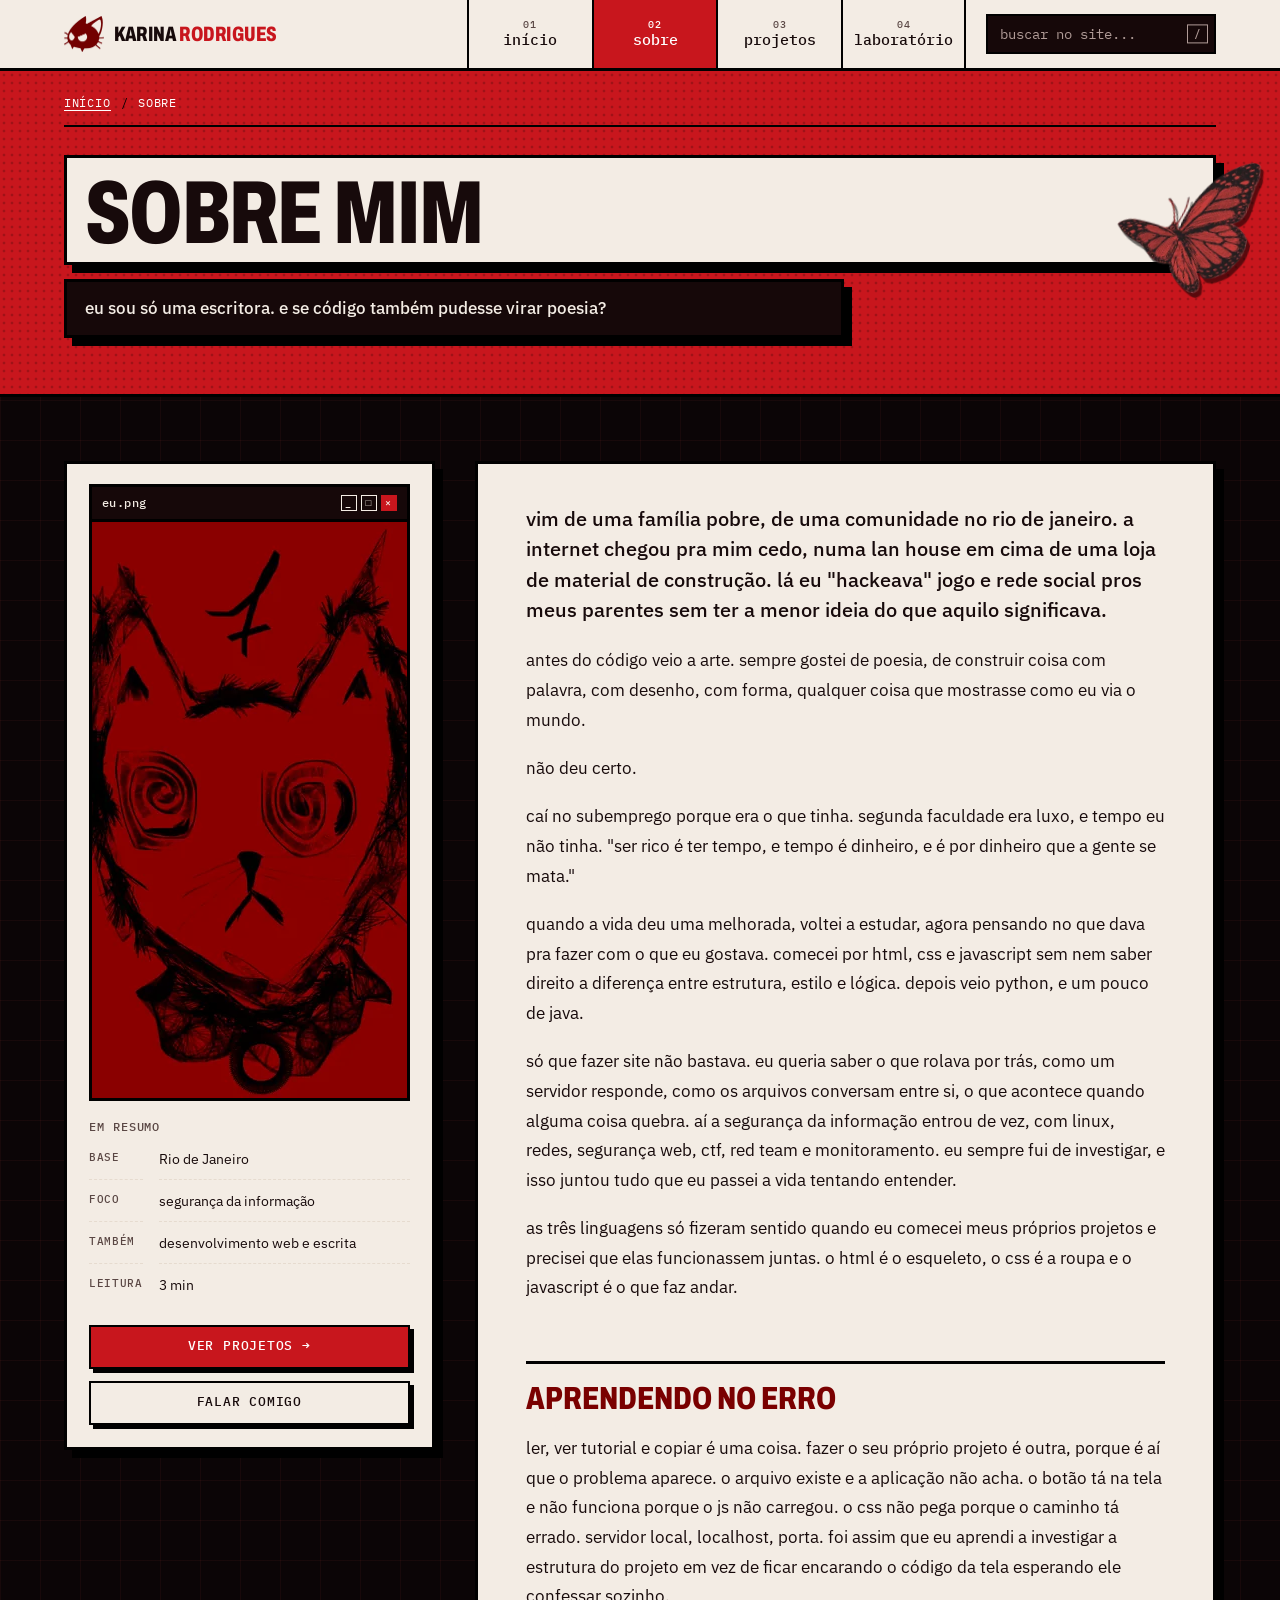
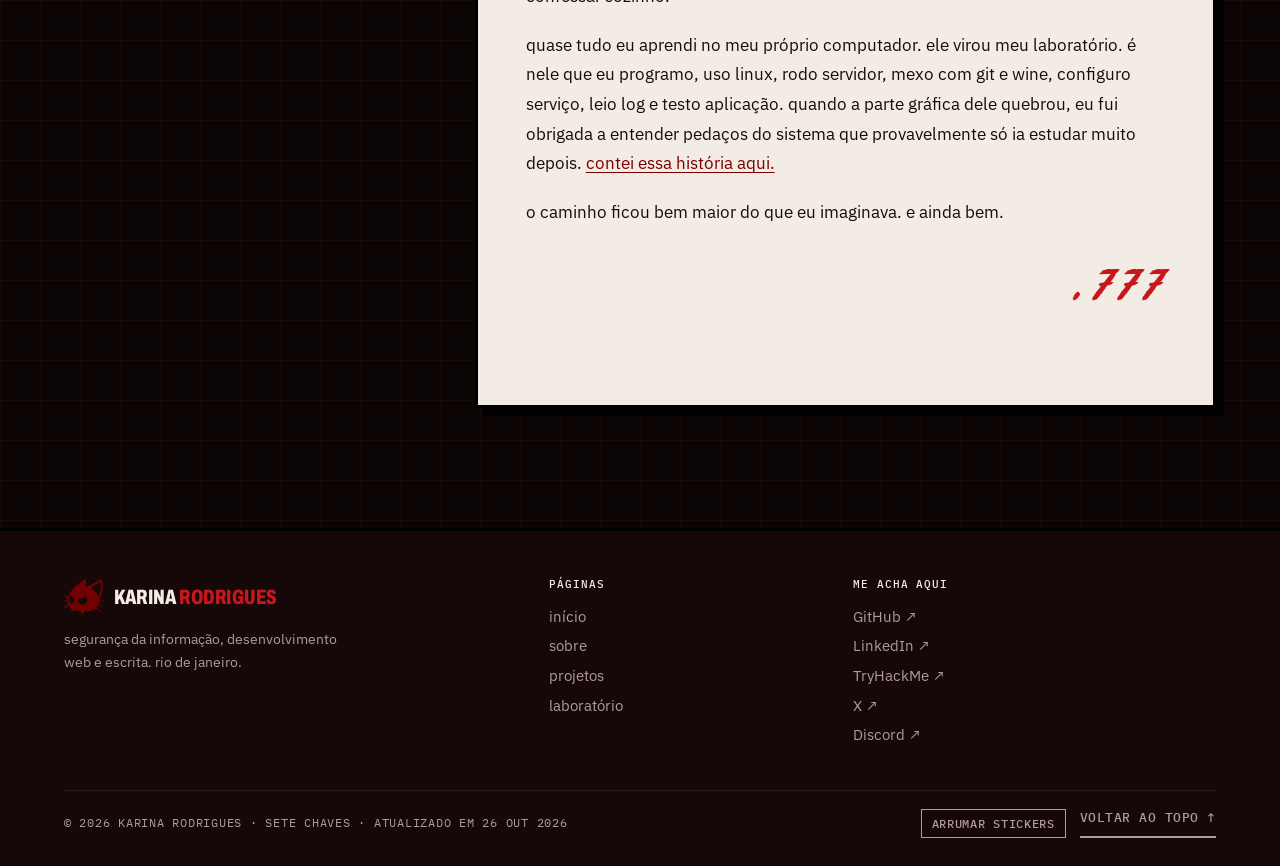
<file: sobre.html>
<!doctype html>
<html lang="pt-BR">
<head>
<meta charset="utf-8">
<meta name="viewport" content="width=device-width,initial-scale=1">
<title>Sobre mim · Karina Rodrigues</title>
<meta name="description" content="A trajetória da Karina Rodrigues: da poesia e da lan house à segurança da informação.">
<meta property="og:title" content="Sobre mim · Karina Rodrigues">
<meta property="og:description" content="A trajetória da Karina Rodrigues: da poesia e da lan house à segurança da informação.">
<meta name="theme-color" content="#c8161d">
<link rel="preload" href="fonts/cyber-brush.woff2" as="font" type="font/woff2" crossorigin>
<link rel="icon" href="img/favicon.png" type="image/png" sizes="64x64">
<link rel="icon" href="img/favicon-32.png" type="image/png" sizes="32x32">
<link rel="apple-touch-icon" href="img/apple-touch-icon.png">
<link rel="preconnect" href="https://fonts.googleapis.com">
<link rel="preconnect" href="https://fonts.gstatic.com" crossorigin>
<link href="https://fonts.googleapis.com/css2?family=Archivo:wdth,wght@62..125,400..900&family=IBM+Plex+Mono:wght@400;500&family=IBM+Plex+Sans:ital,wght@0,400;0,500;0,600;0,700;1,400&family=Instrument+Serif:ital@1&family=Pixelify+Sans:wght@500&display=swap" rel="stylesheet">
<link rel="stylesheet" href="style.css?v=6">
</head>
<body data-root="">
<a class="pular" href="#conteudo">pular pro conteúdo</a>

<header class="topo">
  <div class="topo-in">
    <a class="marca" href="index.html" aria-label="Karina Rodrigues, página inicial">
      <img src="img/logo.webp" alt="" width="160" height="146">
      <b>Karina <span>Rodrigues</span></b>
    </a>
    <button class="menu-btn" type="button" aria-expanded="false" aria-controls="nav"><i aria-hidden="true"></i>menu</button>
    <nav class="nav" id="nav" aria-label="Menu principal">
      <ul>
        <li><a href="index.html"><small>01</small><span>início</span></a></li>
        <li><a href="sobre.html" aria-current="page"><small>02</small><span>sobre</span></a></li>
        <li><a href="projects.html"><small>03</small><span>projetos</span></a></li>
        <li><a href="lab.html"><small>04</small><span>laboratório</span></a></li>
      </ul>
      <form class="busca" role="search" autocomplete="off">
        <label class="sr-only" for="busca">buscar no site</label>
        <input id="busca" type="search" placeholder="buscar no site...">
        <kbd aria-hidden="true">/</kbd>
        <ul class="busca-res" aria-live="polite"></ul>
      </form>
    </nav>
  </div>
</header>
<main id="conteudo">
  <section class="pag-topo vermelho">
    <div class="wrap">
      <nav class="trilha mono" aria-label="Você está aqui"><ol><li><a href="index.html">início</a></li><li aria-current="page">sobre</li></ol></nav>
      <h1 class="pag-titulo"><span>Sobre mim</span><small aria-hidden="true">02</small></h1>
      <p class="pag-lead">eu sou só uma escritora. e se código também pudesse virar poesia?</p>
    </div>
  </section>

  <div class="wrap artigo">
    <aside class="ficha papel" aria-label="Resumo">
      <figure class="janela">
        <div class="janela-barra"><span>eu.png</span><span class="bt" aria-hidden="true"><i>_</i><i>□</i><i>×</i></span></div>
        <img src="img/avatar.webp" alt="Desenho da Karina: gato preto de olhos em espiral e coleira, sobre fundo vermelho" width="480" height="576">
      </figure>
      <h2>em resumo</h2>
      <dl>
        <dt>base</dt><dd>Rio de Janeiro</dd>
        <dt>foco</dt><dd>segurança da informação</dd>
        <dt>também</dt><dd>desenvolvimento web e escrita</dd>
        <dt>leitura</dt><dd>3 min</dd>
      </dl>
      <div class="botoes">
        <a class="btn btn-red" href="projects.html">ver projetos →</a>
        <a class="btn btn-claro" href="index.html#contato">falar comigo</a>
      </div>
    </aside>

    <article class="texto papel">
      <div class="prose">
    <p>vim de uma família pobre, de uma comunidade no rio de janeiro. a internet chegou pra mim cedo, numa lan house em cima de uma loja de material de construção. lá eu "hackeava" jogo e rede social pros meus parentes sem ter a menor ideia do que aquilo significava.</p>

    <p>antes do código veio a arte. sempre gostei de poesia, de construir coisa com palavra, com desenho, com forma, qualquer coisa que mostrasse como eu via o mundo.</p>

    <p>não deu certo.</p>

    <p>caí no subemprego porque era o que tinha. segunda faculdade era luxo, e tempo eu não tinha. "ser rico é ter tempo, e tempo é dinheiro, e é por dinheiro que a gente se mata."</p>

    <p>quando a vida deu uma melhorada, voltei a estudar, agora pensando no que dava pra fazer com o que eu gostava. comecei por html, css e javascript sem nem saber direito a diferença entre estrutura, estilo e lógica. depois veio python, e um pouco de java.</p>

    <p>só que fazer site não bastava. eu queria saber o que rolava por trás, como um servidor responde, como os arquivos conversam entre si, o que acontece quando alguma coisa quebra. aí a segurança da informação entrou de vez, com linux, redes, segurança web, ctf, red team e monitoramento. eu sempre fui de investigar, e isso juntou tudo que eu passei a vida tentando entender.</p>

    <p>as três linguagens só fizeram sentido quando eu comecei meus próprios projetos e precisei que elas funcionassem juntas. o html é o esqueleto, o css é a roupa e o javascript é o que faz andar.</p>

    <h2>aprendendo no erro</h2>

    <p>ler, ver tutorial e copiar é uma coisa. fazer o seu próprio projeto é outra, porque é aí que o problema aparece. o arquivo existe e a aplicação não acha. o botão tá na tela e não funciona porque o js não carregou. o css não pega porque o caminho tá errado. servidor local, localhost, porta. foi assim que eu aprendi a investigar a estrutura do projeto em vez de ficar encarando o código da tela esperando ele confessar sozinho.</p>

    <p>quase tudo eu aprendi no meu próprio computador. ele virou meu laboratório. é nele que eu programo, uso linux, rodo servidor, mexo com git e wine, configuro serviço, leio log e testo aplicação. quando a parte gráfica dele quebrou, eu fui obrigada a entender pedaços do sistema que provavelmente só ia estudar muito depois. <a href="notas/depuracao-graficos-linux.html">contei essa história aqui.</a></p>

    <p>o caminho ficou bem maior do que eu imaginava. e ainda bem.</p>
    <p class="assinatura">.777</p>
      </div>
    </article>
  </div>
  <img class="sticker" data-id="borboleta" src="img/stickers/borboleta.webp" alt="" style="--x:calc(100% - 160px);--y:150px;--w:130px;--r:12deg" title="me arrasta! (2 cliques: volta pro lugar)" draggable="false">
</main>

<footer class="rodape">
  <div class="wrap">
    <div class="rodape-grid">
      <div>
        <a class="marca" href="index.html" aria-label="Karina Rodrigues, página inicial">
          <img src="img/logo.webp" alt="" width="160" height="146">
          <b>Karina <span>Rodrigues</span></b>
        </a>
        <p>segurança da informação, desenvolvimento web e escrita. rio de janeiro.</p>
      </div>
      <nav aria-label="Páginas">
        <h2>páginas</h2>
        <ul>
          <li><a href="index.html">início</a></li>
          <li><a href="sobre.html">sobre</a></li>
          <li><a href="projects.html">projetos</a></li>
          <li><a href="lab.html">laboratório</a></li>
        </ul>
      </nav>
      <div>
        <h2>me acha aqui</h2>
        <ul>
          <li><a href="https://github.com/seventsky" target="_blank" rel="noopener">GitHub ↗</a></li>
          <li><a href="https://www.linkedin.com/in/karina-rodrigues-3610613b5/" target="_blank" rel="noopener">LinkedIn ↗</a></li>
          <li><a href="https://tryhackme.com/p/s3te" target="_blank" rel="noopener">TryHackMe ↗</a></li>
          <li><a href="https://x.com/setereveses" target="_blank" rel="noopener">X ↗</a></li>
          <li><a href="https://discord.com/users/874118558521634826" target="_blank" rel="noopener">Discord ↗</a></li>
        </ul>
      </div>
    </div>
    <div class="rodape-fim mono">
      <span>© 2026 Karina Rodrigues · sete chaves · atualizado em 26 out 2026</span>
      <span class="botoes">
        <button type="button" data-reset-stickers>arrumar stickers</button>
        <a class="link-seta" href="#conteudo">voltar ao topo ↑</a>
      </span>
    </div>
  </div>
</footer>
<script src="script.js?v=6"></script>
</body>
</html>
</file>
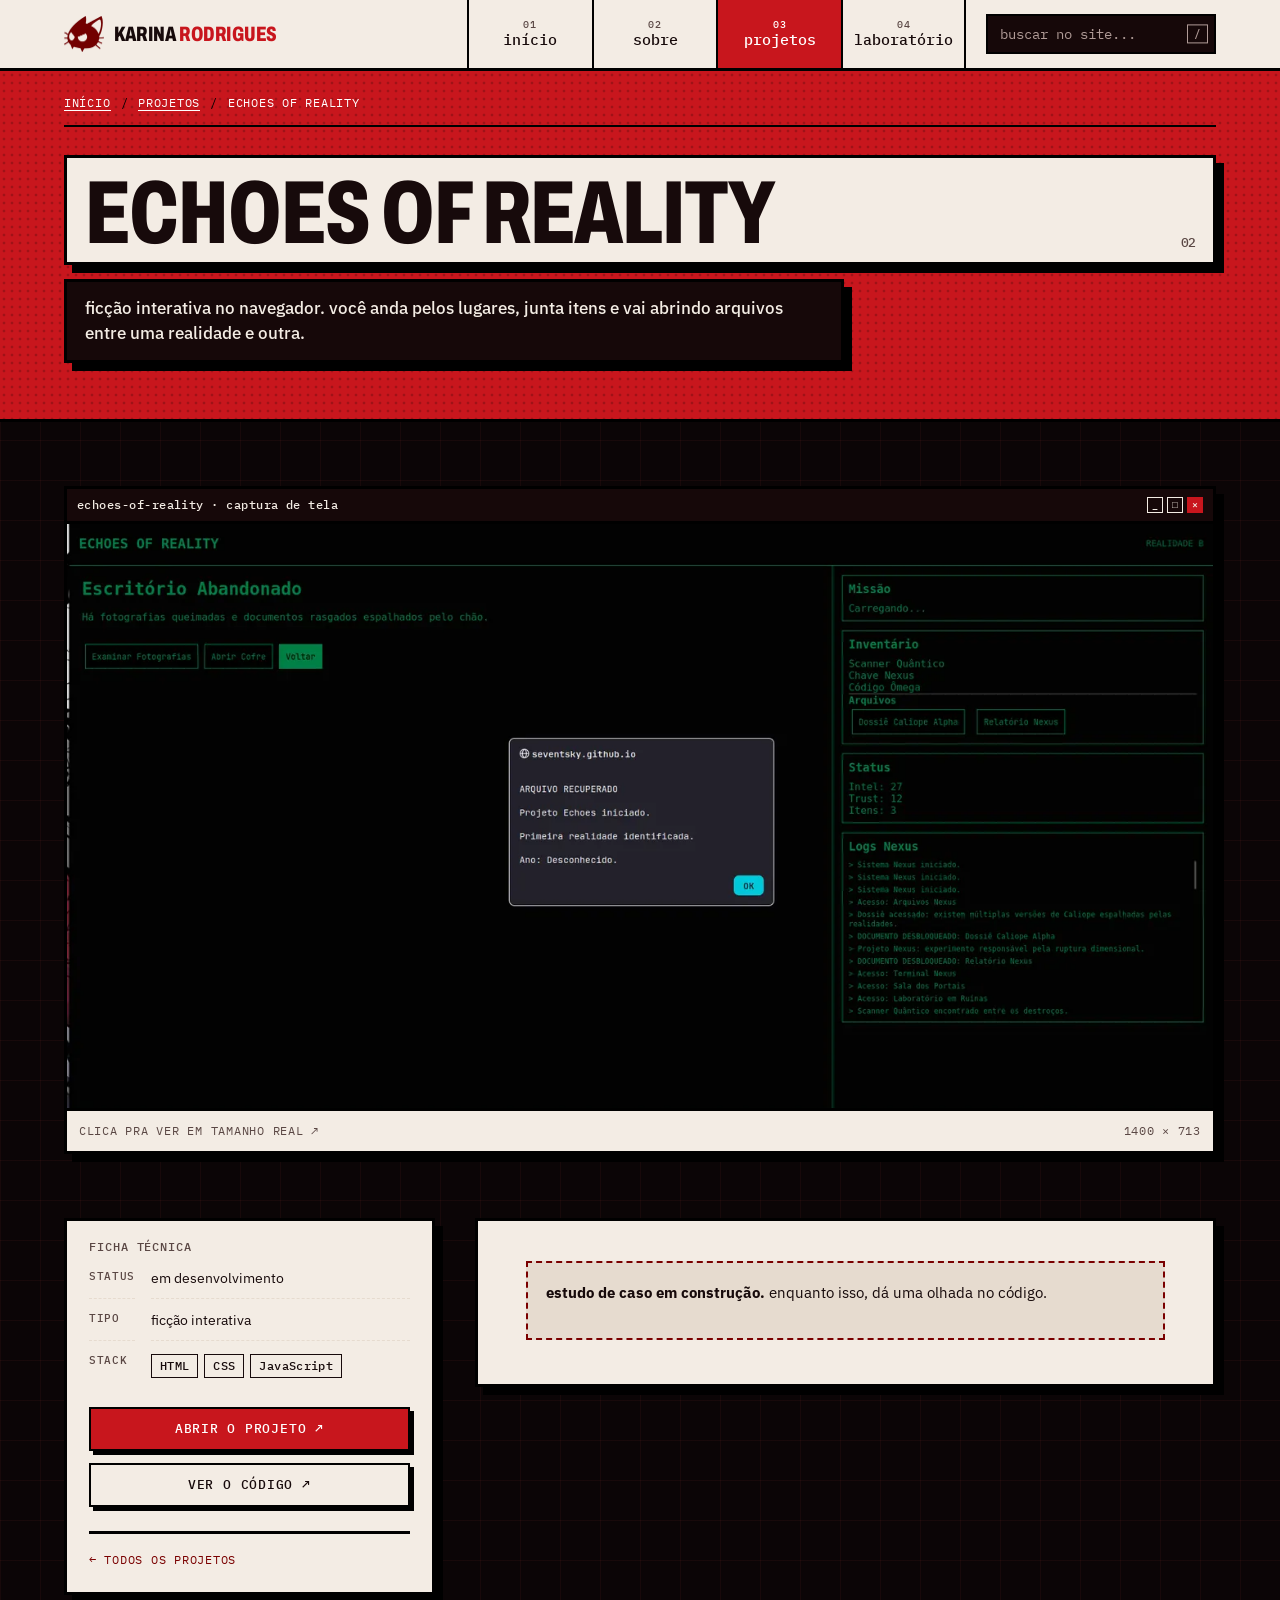
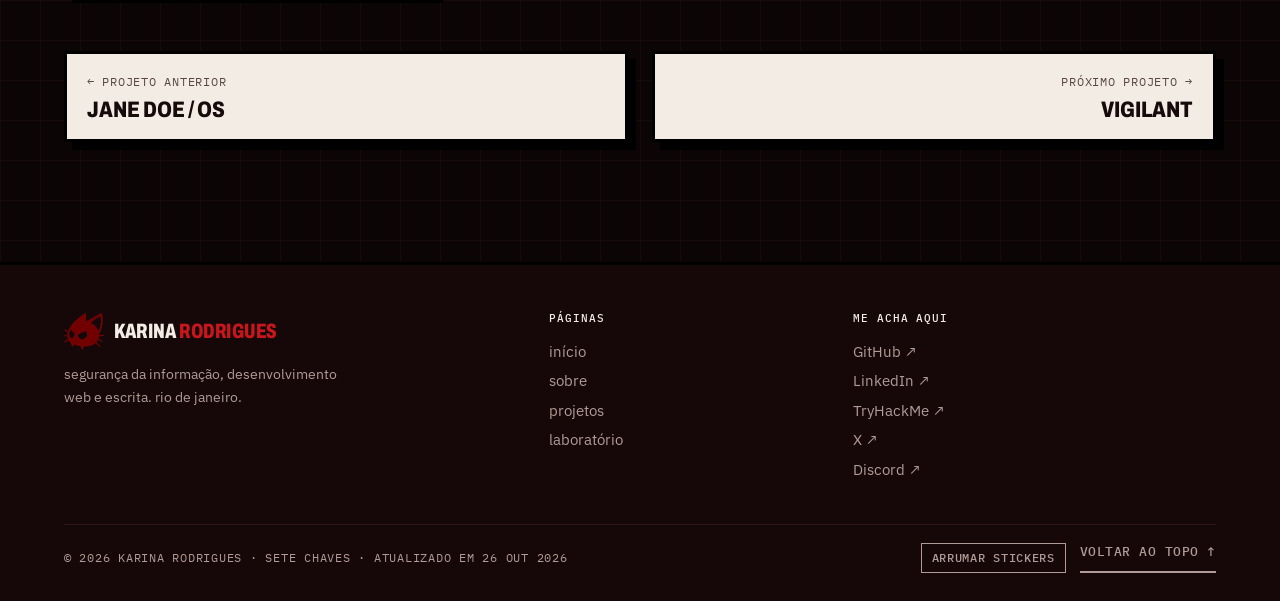
<file: casos/echoes-of-reality.html>
<!doctype html>
<html lang="pt-BR">
<head>
<meta charset="utf-8">
<meta name="viewport" content="width=device-width,initial-scale=1">
<title>Echoes of Reality · Karina Rodrigues</title>
<meta name="description" content="ficção interativa no navegador. você explora lugares, junta itens e desbloqueia arquivos entre realidades.">
<meta property="og:title" content="Echoes of Reality · Karina Rodrigues">
<meta property="og:description" content="ficção interativa no navegador. você explora lugares, junta itens e desbloqueia arquivos entre realidades.">
<meta name="theme-color" content="#c8161d">
<link rel="preload" href="../fonts/cyber-brush.woff2" as="font" type="font/woff2" crossorigin>
<link rel="icon" href="../img/favicon.png" type="image/png" sizes="64x64">
<link rel="icon" href="../img/favicon-32.png" type="image/png" sizes="32x32">
<link rel="apple-touch-icon" href="../img/apple-touch-icon.png">
<link rel="preconnect" href="https://fonts.googleapis.com">
<link rel="preconnect" href="https://fonts.gstatic.com" crossorigin>
<link href="https://fonts.googleapis.com/css2?family=Archivo:wdth,wght@62..125,400..900&family=IBM+Plex+Mono:wght@400;500&family=IBM+Plex+Sans:ital,wght@0,400;0,500;0,600;0,700;1,400&family=Instrument+Serif:ital@1&family=Pixelify+Sans:wght@500&display=swap" rel="stylesheet">
<link rel="stylesheet" href="../style.css?v=6">
</head>
<body data-root="../">
<a class="pular" href="#conteudo">pular pro conteúdo</a>

<header class="topo">
  <div class="topo-in">
    <a class="marca" href="../index.html" aria-label="Karina Rodrigues, página inicial">
      <img src="../img/logo.webp" alt="" width="160" height="146">
      <b>Karina <span>Rodrigues</span></b>
    </a>
    <button class="menu-btn" type="button" aria-expanded="false" aria-controls="nav"><i aria-hidden="true"></i>menu</button>
    <nav class="nav" id="nav" aria-label="Menu principal">
      <ul>
        <li><a href="../index.html"><small>01</small><span>início</span></a></li>
        <li><a href="../sobre.html"><small>02</small><span>sobre</span></a></li>
        <li><a href="../projects.html" aria-current="page"><small>03</small><span>projetos</span></a></li>
        <li><a href="../lab.html"><small>04</small><span>laboratório</span></a></li>
      </ul>
      <form class="busca" role="search" autocomplete="off">
        <label class="sr-only" for="busca">buscar no site</label>
        <input id="busca" type="search" placeholder="buscar no site...">
        <kbd aria-hidden="true">/</kbd>
        <ul class="busca-res" aria-live="polite"></ul>
      </form>
    </nav>
  </div>
</header>
<main id="conteudo">
  <section class="pag-topo vermelho">
    <div class="wrap">
      <nav class="trilha mono" aria-label="Você está aqui"><ol><li><a href="../index.html">início</a></li><li><a href="../projects.html">projetos</a></li><li aria-current="page">Echoes of Reality</li></ol></nav>
      <h1 class="pag-titulo"><span>Echoes of Reality</span><small aria-hidden="true">02</small></h1>
      <p class="pag-lead">ficção interativa no navegador. você anda pelos lugares, junta itens e vai abrindo arquivos entre uma realidade e outra.</p>
    </div>
  </section>

  <div class="wrap">
    <figure class="print janela">
      <div class="janela-barra"><span>echoes-of-reality · captura de tela</span><span class="bt" aria-hidden="true"><i>_</i><i>□</i><i>×</i></span></div>
      <a href="../img/projetos/echoes-of-reality.webp" target="_blank" rel="noopener">
        <img src="../img/projetos/echoes-of-reality.webp" alt="Tela do Echoes of Reality: a cena Escritório Abandonado com inventário, status e logs na lateral" width="1400" height="713">
      </a>
      <figcaption class="mono"><span>clica pra ver em tamanho real ↗</span><span>1400 × 713</span></figcaption>
    </figure>
  </div>

  <div class="wrap artigo">
    <aside class="ficha papel" aria-label="Ficha técnica">
      <h2>ficha técnica</h2>
      <dl>
        <dt>status</dt><dd>em desenvolvimento</dd>
        <dt>tipo</dt><dd>ficção interativa</dd>
        <dt>stack</dt><dd><ul class="tags"><li>HTML</li><li>CSS</li><li>JavaScript</li></ul></dd>
      </dl>
      <div class="botoes">
        <a class="btn btn-red" href="https://seventsky.github.io/ECHOS.TXT/" target="_blank" rel="noopener">abrir o projeto ↗</a>
        <a class="btn btn-claro" href="https://github.com/seventsky/ECHOS.TXT" target="_blank" rel="noopener">ver o código ↗</a>
      </div>
      <div class="ficha-sub mono"><a href="../projects.html">← todos os projetos</a></div>
    </aside>

    <article class="texto papel">
      <div class="prose">
    <div class="todo">
      <p><b>estudo de caso em construção.</b> enquanto isso, dá uma olhada no código.</p>
    </div>
    <!--
      Modelo pra preencher (apague o bloco "todo" acima quando escrever):
      <h2>O problema</h2>     <p>...</p>
      <h2>A ideia</h2>        <p>...</p>
      <h2>Arquitetura</h2>    <p>...</p>
      <h2>O que quebrou</h2>  <p>...</p>
      <h2>Como corrigi</h2>   <p>...</p>
      <h2>O que aprendi</h2>  <p>...</p>
    -->
      </div>
    </article>
  </div>

  <nav class="wrap paginacao" aria-label="Outros projetos"><a class="papel" href="jane-doe-os.html"><span class="mono">← projeto anterior</span><b>Jane Doe / OS</b></a><a class="papel prox" href="vigilant.html"><span class="mono">próximo projeto →</span><b>Vigilant</b></a></nav>
</main>

<footer class="rodape">
  <div class="wrap">
    <div class="rodape-grid">
      <div>
        <a class="marca" href="../index.html" aria-label="Karina Rodrigues, página inicial">
          <img src="../img/logo.webp" alt="" width="160" height="146">
          <b>Karina <span>Rodrigues</span></b>
        </a>
        <p>segurança da informação, desenvolvimento web e escrita. rio de janeiro.</p>
      </div>
      <nav aria-label="Páginas">
        <h2>páginas</h2>
        <ul>
          <li><a href="../index.html">início</a></li>
          <li><a href="../sobre.html">sobre</a></li>
          <li><a href="../projects.html">projetos</a></li>
          <li><a href="../lab.html">laboratório</a></li>
        </ul>
      </nav>
      <div>
        <h2>me acha aqui</h2>
        <ul>
          <li><a href="https://github.com/seventsky" target="_blank" rel="noopener">GitHub ↗</a></li>
          <li><a href="https://www.linkedin.com/in/karina-rodrigues-3610613b5/" target="_blank" rel="noopener">LinkedIn ↗</a></li>
          <li><a href="https://tryhackme.com/p/s3te" target="_blank" rel="noopener">TryHackMe ↗</a></li>
          <li><a href="https://x.com/setereveses" target="_blank" rel="noopener">X ↗</a></li>
          <li><a href="https://discord.com/users/874118558521634826" target="_blank" rel="noopener">Discord ↗</a></li>
        </ul>
      </div>
    </div>
    <div class="rodape-fim mono">
      <span>© 2026 Karina Rodrigues · sete chaves · atualizado em 26 out 2026</span>
      <span class="botoes">
        <button type="button" data-reset-stickers>arrumar stickers</button>
        <a class="link-seta" href="#conteudo">voltar ao topo ↑</a>
      </span>
    </div>
  </div>
</footer>
<script src="../script.js?v=6"></script>
</body>
</html>
</file>
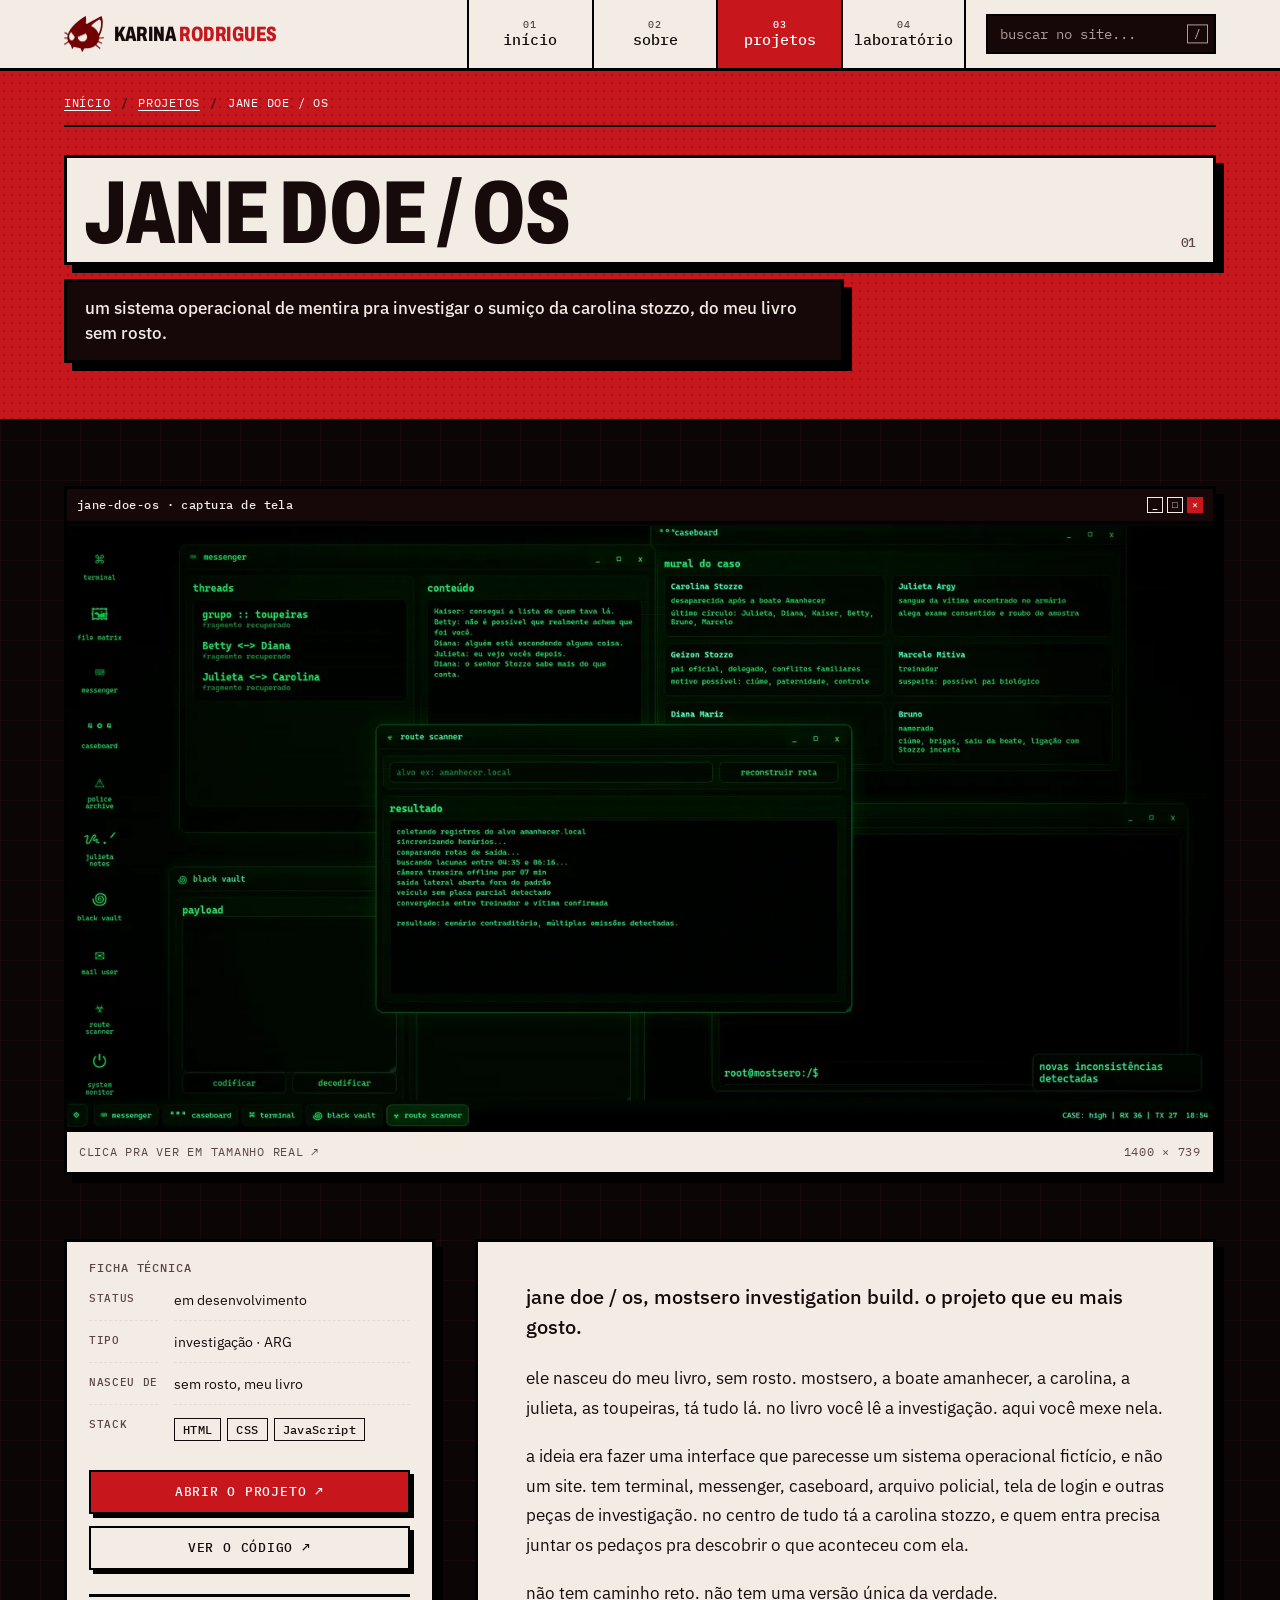
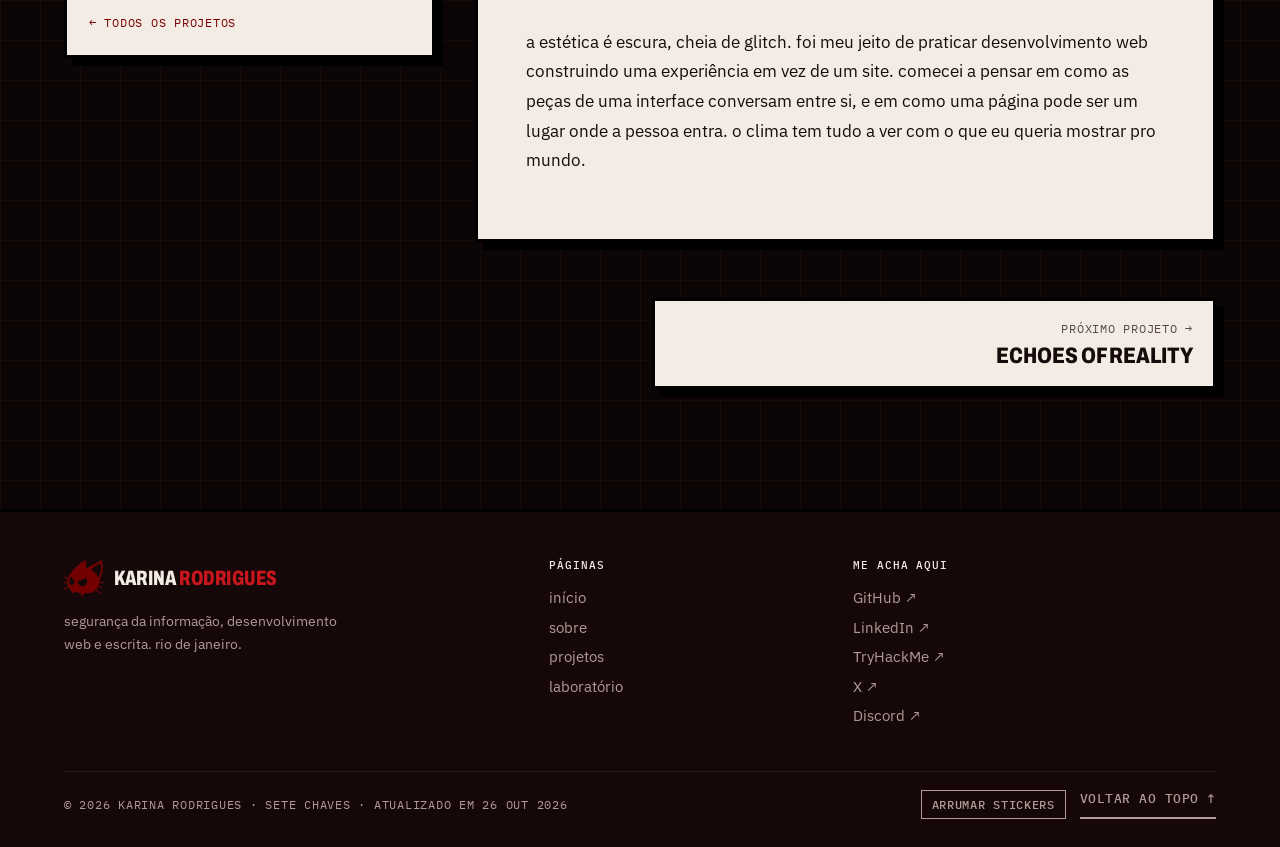
<file: casos/jane-doe-os.html>
<!doctype html>
<html lang="pt-BR">
<head>
<meta charset="utf-8">
<meta name="viewport" content="width=device-width,initial-scale=1">
<title>Jane Doe / OS · Karina Rodrigues</title>
<meta name="description" content="um sistema operacional fictício pra investigar o sumiço da carolina stozzo.">
<meta property="og:title" content="Jane Doe / OS · Karina Rodrigues">
<meta property="og:description" content="um sistema operacional fictício pra investigar o sumiço da carolina stozzo.">
<meta name="theme-color" content="#c8161d">
<link rel="preload" href="../fonts/cyber-brush.woff2" as="font" type="font/woff2" crossorigin>
<link rel="icon" href="../img/favicon.png" type="image/png" sizes="64x64">
<link rel="icon" href="../img/favicon-32.png" type="image/png" sizes="32x32">
<link rel="apple-touch-icon" href="../img/apple-touch-icon.png">
<link rel="preconnect" href="https://fonts.googleapis.com">
<link rel="preconnect" href="https://fonts.gstatic.com" crossorigin>
<link href="https://fonts.googleapis.com/css2?family=Archivo:wdth,wght@62..125,400..900&family=IBM+Plex+Mono:wght@400;500&family=IBM+Plex+Sans:ital,wght@0,400;0,500;0,600;0,700;1,400&family=Instrument+Serif:ital@1&family=Pixelify+Sans:wght@500&display=swap" rel="stylesheet">
<link rel="stylesheet" href="../style.css?v=6">
</head>
<body data-root="../">
<a class="pular" href="#conteudo">pular pro conteúdo</a>

<header class="topo">
  <div class="topo-in">
    <a class="marca" href="../index.html" aria-label="Karina Rodrigues, página inicial">
      <img src="../img/logo.webp" alt="" width="160" height="146">
      <b>Karina <span>Rodrigues</span></b>
    </a>
    <button class="menu-btn" type="button" aria-expanded="false" aria-controls="nav"><i aria-hidden="true"></i>menu</button>
    <nav class="nav" id="nav" aria-label="Menu principal">
      <ul>
        <li><a href="../index.html"><small>01</small><span>início</span></a></li>
        <li><a href="../sobre.html"><small>02</small><span>sobre</span></a></li>
        <li><a href="../projects.html" aria-current="page"><small>03</small><span>projetos</span></a></li>
        <li><a href="../lab.html"><small>04</small><span>laboratório</span></a></li>
      </ul>
      <form class="busca" role="search" autocomplete="off">
        <label class="sr-only" for="busca">buscar no site</label>
        <input id="busca" type="search" placeholder="buscar no site...">
        <kbd aria-hidden="true">/</kbd>
        <ul class="busca-res" aria-live="polite"></ul>
      </form>
    </nav>
  </div>
</header>
<main id="conteudo">
  <section class="pag-topo vermelho">
    <div class="wrap">
      <nav class="trilha mono" aria-label="Você está aqui"><ol><li><a href="../index.html">início</a></li><li><a href="../projects.html">projetos</a></li><li aria-current="page">Jane Doe / OS</li></ol></nav>
      <h1 class="pag-titulo"><span>Jane Doe / OS</span><small aria-hidden="true">01</small></h1>
      <p class="pag-lead">um sistema operacional de mentira pra investigar o sumiço da carolina stozzo, do meu livro sem rosto.</p>
    </div>
  </section>

  <div class="wrap">
    <figure class="print janela">
      <div class="janela-barra"><span>jane-doe-os · captura de tela</span><span class="bt" aria-hidden="true"><i>_</i><i>□</i><i>×</i></span></div>
      <a href="../img/projetos/jane-doe-os.webp" target="_blank" rel="noopener">
        <img src="../img/projetos/jane-doe-os.webp" alt="Tela do Jane Doe / OS: janelas de messenger, caseboard e route scanner abertas na área de trabalho" width="1400" height="739">
      </a>
      <figcaption class="mono"><span>clica pra ver em tamanho real ↗</span><span>1400 × 739</span></figcaption>
    </figure>
  </div>

  <div class="wrap artigo">
    <aside class="ficha papel" aria-label="Ficha técnica">
      <h2>ficha técnica</h2>
      <dl>
        <dt>status</dt><dd>em desenvolvimento</dd>
        <dt>tipo</dt><dd>investigação · ARG</dd>
        <dt>nasceu de</dt><dd>sem rosto, meu livro</dd>
        <dt>stack</dt><dd><ul class="tags"><li>HTML</li><li>CSS</li><li>JavaScript</li></ul></dd>
      </dl>
      <div class="botoes">
        <a class="btn btn-red" href="https://seventsky.github.io/" target="_blank" rel="noopener">abrir o projeto ↗</a>
        <a class="btn btn-claro" href="https://github.com/seventsky/seventsky.github.io" target="_blank" rel="noopener">ver o código ↗</a>
      </div>
      <div class="ficha-sub mono"><a href="../projects.html">← todos os projetos</a></div>
    </aside>

    <article class="texto papel">
      <div class="prose">
    <p>jane doe / os, mostsero investigation build. o projeto que eu mais gosto.</p>

    <p>ele nasceu do meu livro, sem rosto. mostsero, a boate amanhecer, a carolina, a julieta, as toupeiras, tá tudo lá. no livro você lê a investigação. aqui você mexe nela.</p>

    <p>a ideia era fazer uma interface que parecesse um sistema operacional fictício, e não um site. tem terminal, messenger, caseboard, arquivo policial, tela de login e outras peças de investigação. no centro de tudo tá a carolina stozzo, e quem entra precisa juntar os pedaços pra descobrir o que aconteceu com ela.</p>

    <p>não tem caminho reto. não tem uma versão única da verdade.</p>

    <p>a estética é escura, cheia de glitch. foi meu jeito de praticar desenvolvimento web construindo uma experiência em vez de um site. comecei a pensar em como as peças de uma interface conversam entre si, e em como uma página pode ser um lugar onde a pessoa entra. o clima tem tudo a ver com o que eu queria mostrar pro mundo.</p>
      </div>
    </article>
  </div>

  <nav class="wrap paginacao" aria-label="Outros projetos"><a class="papel prox" href="echoes-of-reality.html"><span class="mono">próximo projeto →</span><b>Echoes of Reality</b></a></nav>
</main>

<footer class="rodape">
  <div class="wrap">
    <div class="rodape-grid">
      <div>
        <a class="marca" href="../index.html" aria-label="Karina Rodrigues, página inicial">
          <img src="../img/logo.webp" alt="" width="160" height="146">
          <b>Karina <span>Rodrigues</span></b>
        </a>
        <p>segurança da informação, desenvolvimento web e escrita. rio de janeiro.</p>
      </div>
      <nav aria-label="Páginas">
        <h2>páginas</h2>
        <ul>
          <li><a href="../index.html">início</a></li>
          <li><a href="../sobre.html">sobre</a></li>
          <li><a href="../projects.html">projetos</a></li>
          <li><a href="../lab.html">laboratório</a></li>
        </ul>
      </nav>
      <div>
        <h2>me acha aqui</h2>
        <ul>
          <li><a href="https://github.com/seventsky" target="_blank" rel="noopener">GitHub ↗</a></li>
          <li><a href="https://www.linkedin.com/in/karina-rodrigues-3610613b5/" target="_blank" rel="noopener">LinkedIn ↗</a></li>
          <li><a href="https://tryhackme.com/p/s3te" target="_blank" rel="noopener">TryHackMe ↗</a></li>
          <li><a href="https://x.com/setereveses" target="_blank" rel="noopener">X ↗</a></li>
          <li><a href="https://discord.com/users/874118558521634826" target="_blank" rel="noopener">Discord ↗</a></li>
        </ul>
      </div>
    </div>
    <div class="rodape-fim mono">
      <span>© 2026 Karina Rodrigues · sete chaves · atualizado em 26 out 2026</span>
      <span class="botoes">
        <button type="button" data-reset-stickers>arrumar stickers</button>
        <a class="link-seta" href="#conteudo">voltar ao topo ↑</a>
      </span>
    </div>
  </div>
</footer>
<script src="../script.js?v=6"></script>
</body>
</html>
</file>
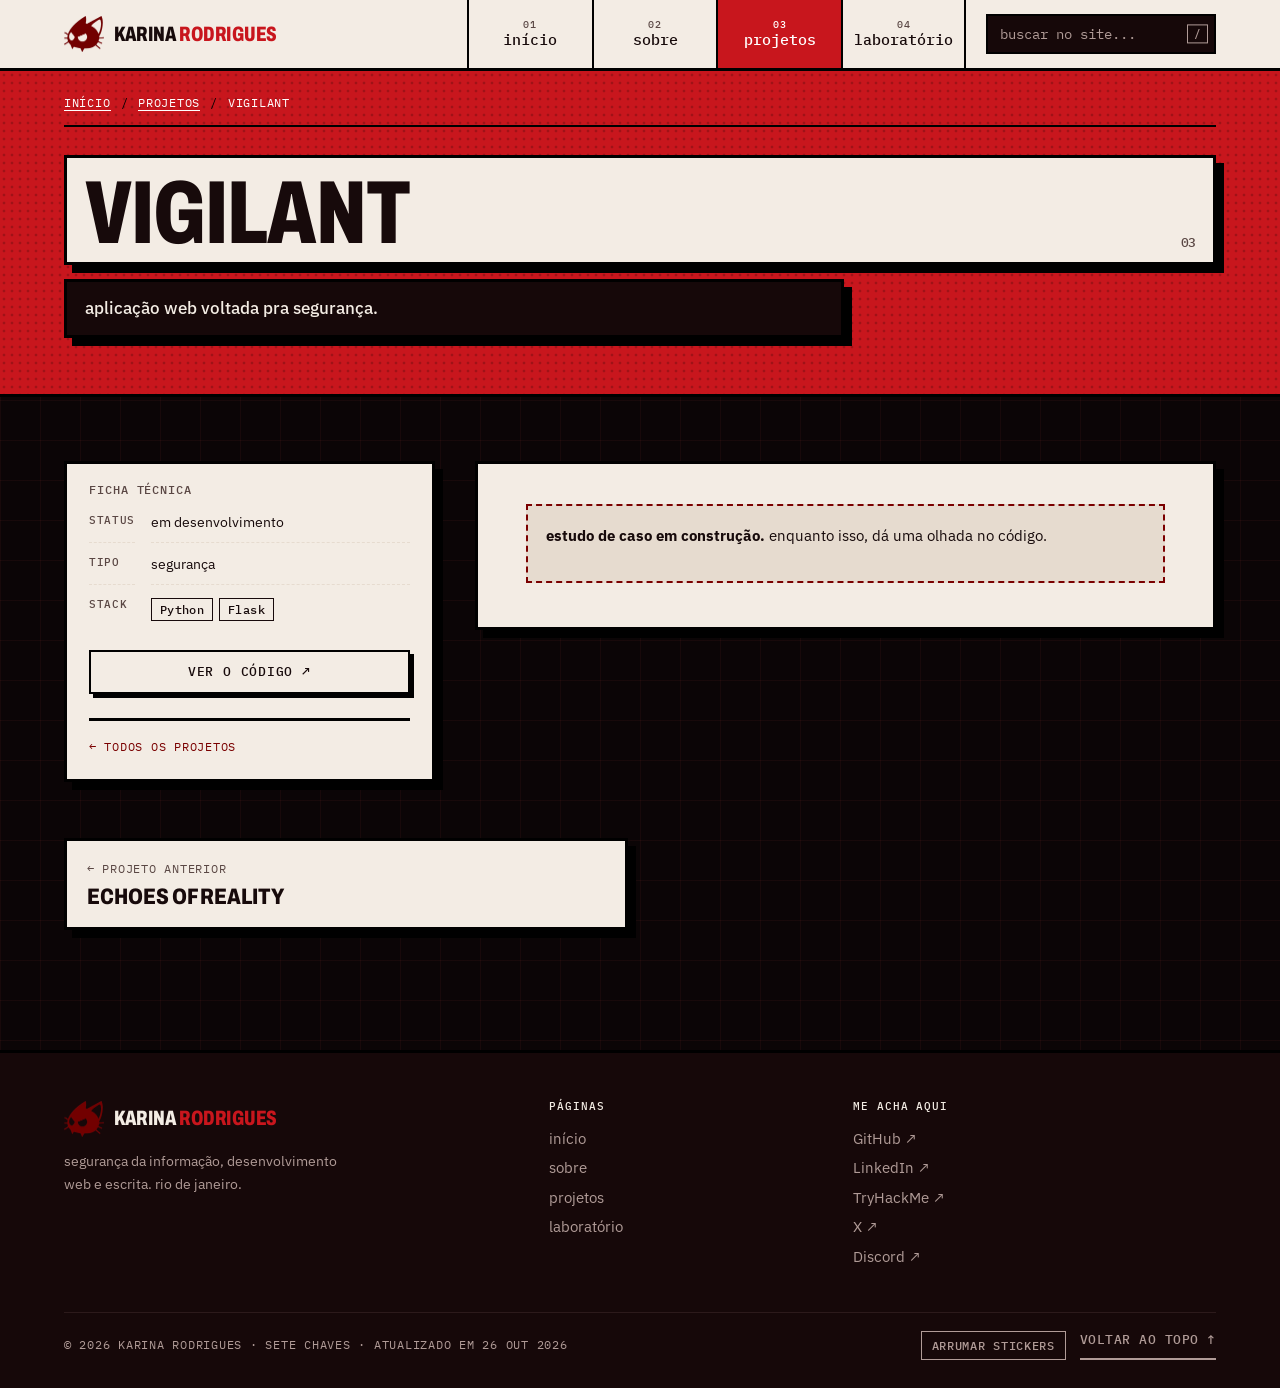
<file: casos/vigilant.html>
<!doctype html>
<html lang="pt-BR">
<head>
<meta charset="utf-8">
<meta name="viewport" content="width=device-width,initial-scale=1">
<title>Vigilant · Karina Rodrigues</title>
<meta name="description" content="aplicação web voltada pra segurança.">
<meta property="og:title" content="Vigilant · Karina Rodrigues">
<meta property="og:description" content="aplicação web voltada pra segurança.">
<meta name="theme-color" content="#c8161d">
<link rel="preload" href="../fonts/cyber-brush.woff2" as="font" type="font/woff2" crossorigin>
<link rel="icon" href="../img/favicon.png" type="image/png" sizes="64x64">
<link rel="icon" href="../img/favicon-32.png" type="image/png" sizes="32x32">
<link rel="apple-touch-icon" href="../img/apple-touch-icon.png">
<link rel="preconnect" href="https://fonts.googleapis.com">
<link rel="preconnect" href="https://fonts.gstatic.com" crossorigin>
<link href="https://fonts.googleapis.com/css2?family=Archivo:wdth,wght@62..125,400..900&family=IBM+Plex+Mono:wght@400;500&family=IBM+Plex+Sans:ital,wght@0,400;0,500;0,600;0,700;1,400&family=Instrument+Serif:ital@1&family=Pixelify+Sans:wght@500&display=swap" rel="stylesheet">
<link rel="stylesheet" href="../style.css?v=6">
</head>
<body data-root="../">
<a class="pular" href="#conteudo">pular pro conteúdo</a>

<header class="topo">
  <div class="topo-in">
    <a class="marca" href="../index.html" aria-label="Karina Rodrigues, página inicial">
      <img src="../img/logo.webp" alt="" width="160" height="146">
      <b>Karina <span>Rodrigues</span></b>
    </a>
    <button class="menu-btn" type="button" aria-expanded="false" aria-controls="nav"><i aria-hidden="true"></i>menu</button>
    <nav class="nav" id="nav" aria-label="Menu principal">
      <ul>
        <li><a href="../index.html"><small>01</small><span>início</span></a></li>
        <li><a href="../sobre.html"><small>02</small><span>sobre</span></a></li>
        <li><a href="../projects.html" aria-current="page"><small>03</small><span>projetos</span></a></li>
        <li><a href="../lab.html"><small>04</small><span>laboratório</span></a></li>
      </ul>
      <form class="busca" role="search" autocomplete="off">
        <label class="sr-only" for="busca">buscar no site</label>
        <input id="busca" type="search" placeholder="buscar no site...">
        <kbd aria-hidden="true">/</kbd>
        <ul class="busca-res" aria-live="polite"></ul>
      </form>
    </nav>
  </div>
</header>
<main id="conteudo">
  <section class="pag-topo vermelho">
    <div class="wrap">
      <nav class="trilha mono" aria-label="Você está aqui"><ol><li><a href="../index.html">início</a></li><li><a href="../projects.html">projetos</a></li><li aria-current="page">Vigilant</li></ol></nav>
      <h1 class="pag-titulo"><span>Vigilant</span><small aria-hidden="true">03</small></h1>
      <p class="pag-lead">aplicação web voltada pra segurança.</p>
    </div>
  </section>

  <div class="wrap artigo">
    <aside class="ficha papel" aria-label="Ficha técnica">
      <h2>ficha técnica</h2>
      <dl>
        <dt>status</dt><dd>em desenvolvimento</dd>
        <dt>tipo</dt><dd>segurança</dd>
        <dt>stack</dt><dd><ul class="tags"><li>Python</li><li>Flask</li></ul></dd>
      </dl>
      <div class="botoes">
        <a class="btn btn-claro" href="https://github.com/seventsky/vigilant" target="_blank" rel="noopener">ver o código ↗</a>
      </div>
      <div class="ficha-sub mono"><a href="../projects.html">← todos os projetos</a></div>
    </aside>

    <article class="texto papel">
      <div class="prose">
    <div class="todo">
      <p><b>estudo de caso em construção.</b> enquanto isso, dá uma olhada no código.</p>
    </div>
    <!--
      Modelo pra preencher (apague o bloco "todo" acima quando escrever):
      <h2>O problema</h2>     <p>...</p>
      <h2>A ideia</h2>        <p>...</p>
      <h2>Arquitetura</h2>    <p>...</p>
      <h2>O que quebrou</h2>  <p>...</p>
      <h2>Como corrigi</h2>   <p>...</p>
      <h2>O que aprendi</h2>  <p>...</p>
    -->
      </div>
    </article>
  </div>

  <nav class="wrap paginacao" aria-label="Outros projetos"><a class="papel" href="echoes-of-reality.html"><span class="mono">← projeto anterior</span><b>Echoes of Reality</b></a></nav>
</main>

<footer class="rodape">
  <div class="wrap">
    <div class="rodape-grid">
      <div>
        <a class="marca" href="../index.html" aria-label="Karina Rodrigues, página inicial">
          <img src="../img/logo.webp" alt="" width="160" height="146">
          <b>Karina <span>Rodrigues</span></b>
        </a>
        <p>segurança da informação, desenvolvimento web e escrita. rio de janeiro.</p>
      </div>
      <nav aria-label="Páginas">
        <h2>páginas</h2>
        <ul>
          <li><a href="../index.html">início</a></li>
          <li><a href="../sobre.html">sobre</a></li>
          <li><a href="../projects.html">projetos</a></li>
          <li><a href="../lab.html">laboratório</a></li>
        </ul>
      </nav>
      <div>
        <h2>me acha aqui</h2>
        <ul>
          <li><a href="https://github.com/seventsky" target="_blank" rel="noopener">GitHub ↗</a></li>
          <li><a href="https://www.linkedin.com/in/karina-rodrigues-3610613b5/" target="_blank" rel="noopener">LinkedIn ↗</a></li>
          <li><a href="https://tryhackme.com/p/s3te" target="_blank" rel="noopener">TryHackMe ↗</a></li>
          <li><a href="https://x.com/setereveses" target="_blank" rel="noopener">X ↗</a></li>
          <li><a href="https://discord.com/users/874118558521634826" target="_blank" rel="noopener">Discord ↗</a></li>
        </ul>
      </div>
    </div>
    <div class="rodape-fim mono">
      <span>© 2026 Karina Rodrigues · sete chaves · atualizado em 26 out 2026</span>
      <span class="botoes">
        <button type="button" data-reset-stickers>arrumar stickers</button>
        <a class="link-seta" href="#conteudo">voltar ao topo ↑</a>
      </span>
    </div>
  </div>
</footer>
<script src="../script.js?v=6"></script>
</body>
</html>
</file>
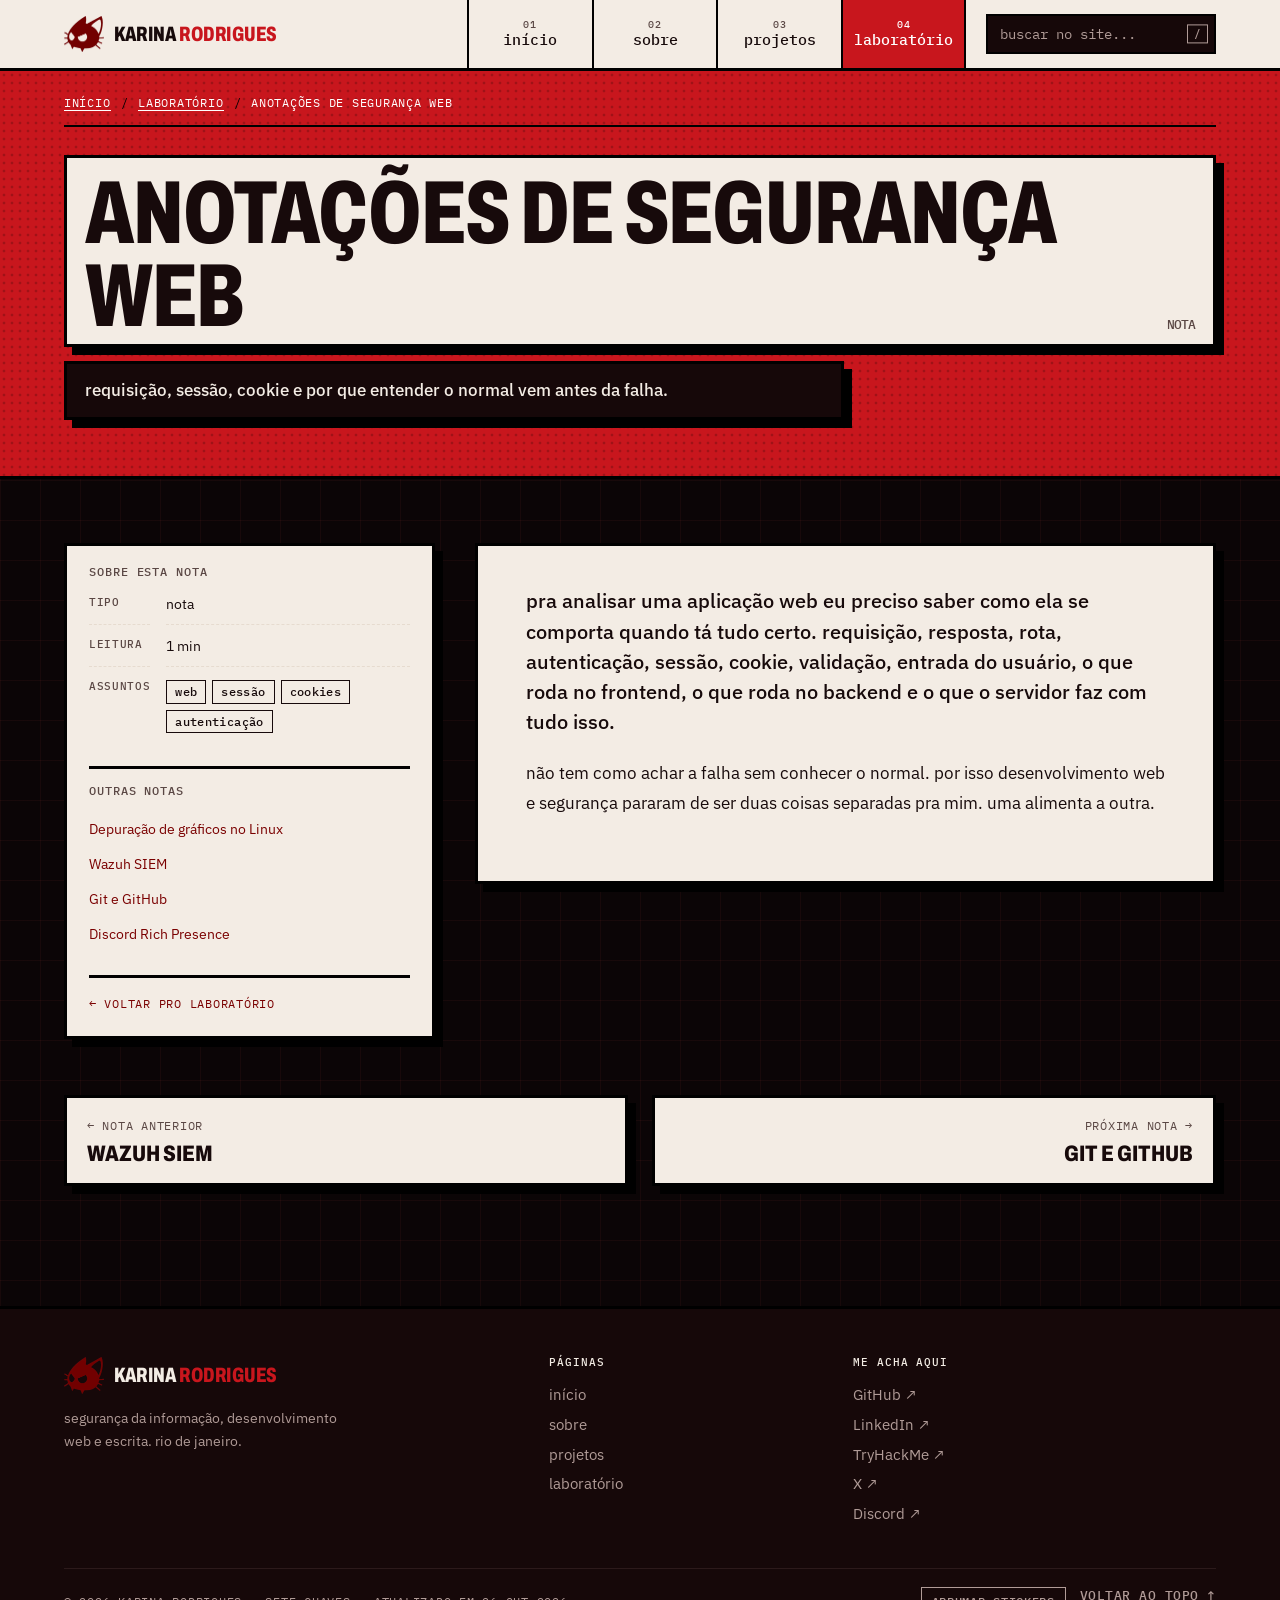
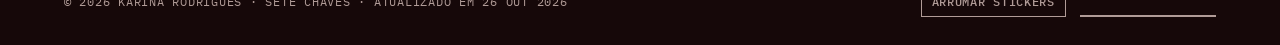
<file: notas/anotacoes-seguranca-web.html>
<!doctype html>
<html lang="pt-BR">
<head>
<meta charset="utf-8">
<meta name="viewport" content="width=device-width,initial-scale=1">
<title>Anotações de segurança web · Karina Rodrigues</title>
<meta name="description" content="requisição, sessão, cookie e por que entender o normal vem antes da falha.">
<meta property="og:title" content="Anotações de segurança web · Karina Rodrigues">
<meta property="og:description" content="requisição, sessão, cookie e por que entender o normal vem antes da falha.">
<meta name="theme-color" content="#c8161d">
<link rel="preload" href="../fonts/cyber-brush.woff2" as="font" type="font/woff2" crossorigin>
<link rel="icon" href="../img/favicon.png" type="image/png" sizes="64x64">
<link rel="icon" href="../img/favicon-32.png" type="image/png" sizes="32x32">
<link rel="apple-touch-icon" href="../img/apple-touch-icon.png">
<link rel="preconnect" href="https://fonts.googleapis.com">
<link rel="preconnect" href="https://fonts.gstatic.com" crossorigin>
<link href="https://fonts.googleapis.com/css2?family=Archivo:wdth,wght@62..125,400..900&family=IBM+Plex+Mono:wght@400;500&family=IBM+Plex+Sans:ital,wght@0,400;0,500;0,600;0,700;1,400&family=Instrument+Serif:ital@1&family=Pixelify+Sans:wght@500&display=swap" rel="stylesheet">
<link rel="stylesheet" href="../style.css?v=6">
</head>
<body data-root="../">
<a class="pular" href="#conteudo">pular pro conteúdo</a>

<header class="topo">
  <div class="topo-in">
    <a class="marca" href="../index.html" aria-label="Karina Rodrigues, página inicial">
      <img src="../img/logo.webp" alt="" width="160" height="146">
      <b>Karina <span>Rodrigues</span></b>
    </a>
    <button class="menu-btn" type="button" aria-expanded="false" aria-controls="nav"><i aria-hidden="true"></i>menu</button>
    <nav class="nav" id="nav" aria-label="Menu principal">
      <ul>
        <li><a href="../index.html"><small>01</small><span>início</span></a></li>
        <li><a href="../sobre.html"><small>02</small><span>sobre</span></a></li>
        <li><a href="../projects.html"><small>03</small><span>projetos</span></a></li>
        <li><a href="../lab.html" aria-current="page"><small>04</small><span>laboratório</span></a></li>
      </ul>
      <form class="busca" role="search" autocomplete="off">
        <label class="sr-only" for="busca">buscar no site</label>
        <input id="busca" type="search" placeholder="buscar no site...">
        <kbd aria-hidden="true">/</kbd>
        <ul class="busca-res" aria-live="polite"></ul>
      </form>
    </nav>
  </div>
</header>
<main id="conteudo">
  <section class="pag-topo vermelho">
    <div class="wrap">
      <nav class="trilha mono" aria-label="Você está aqui"><ol><li><a href="../index.html">início</a></li><li><a href="../lab.html">laboratório</a></li><li aria-current="page">Anotações de segurança web</li></ol></nav>
      <h1 class="pag-titulo"><span>Anotações de segurança web</span><small aria-hidden="true">nota</small></h1>
      <p class="pag-lead">requisição, sessão, cookie e por que entender o normal vem antes da falha.</p>
    </div>
  </section>

  <div class="wrap artigo">
    <aside class="ficha papel" aria-label="Sobre esta nota">
      <h2>sobre esta nota</h2>
      <dl>
        <dt>tipo</dt><dd>nota</dd>
        <dt>leitura</dt><dd>1 min</dd>
        <dt>assuntos</dt><dd><ul class="tags"><li>web</li><li>sessão</li><li>cookies</li><li>autenticação</li></ul></dd>
      </dl>
      <div class="ficha-sub">
        <h2>outras notas</h2>
        <ul>
          <li><a href="depuracao-graficos-linux.html">Depuração de gráficos no Linux</a></li>
          <li><a href="wazuh-siem.html">Wazuh SIEM</a></li>
          <li><a href="git-e-github.html">Git e GitHub</a></li>
          <li><a href="discord-rich-presence.html">Discord Rich Presence</a></li>
        </ul>
      </div>
      <div class="ficha-sub mono"><a href="../lab.html">← voltar pro laboratório</a></div>
    </aside>

    <article class="texto papel">
      <div class="prose">
    <p>pra analisar uma aplicação web eu preciso saber como ela se comporta quando tá tudo certo. requisição, resposta, rota, autenticação, sessão, cookie, validação, entrada do usuário, o que roda no frontend, o que roda no backend e o que o servidor faz com tudo isso.</p>

    <p>não tem como achar a falha sem conhecer o normal. por isso desenvolvimento web e segurança pararam de ser duas coisas separadas pra mim. uma alimenta a outra.</p>
      </div>
    </article>
  </div>

  <nav class="wrap paginacao" aria-label="Outras notas"><a class="papel" href="wazuh-siem.html"><span class="mono">← nota anterior</span><b>Wazuh SIEM</b></a><a class="papel prox" href="git-e-github.html"><span class="mono">próxima nota →</span><b>Git e GitHub</b></a></nav>
</main>

<footer class="rodape">
  <div class="wrap">
    <div class="rodape-grid">
      <div>
        <a class="marca" href="../index.html" aria-label="Karina Rodrigues, página inicial">
          <img src="../img/logo.webp" alt="" width="160" height="146">
          <b>Karina <span>Rodrigues</span></b>
        </a>
        <p>segurança da informação, desenvolvimento web e escrita. rio de janeiro.</p>
      </div>
      <nav aria-label="Páginas">
        <h2>páginas</h2>
        <ul>
          <li><a href="../index.html">início</a></li>
          <li><a href="../sobre.html">sobre</a></li>
          <li><a href="../projects.html">projetos</a></li>
          <li><a href="../lab.html">laboratório</a></li>
        </ul>
      </nav>
      <div>
        <h2>me acha aqui</h2>
        <ul>
          <li><a href="https://github.com/seventsky" target="_blank" rel="noopener">GitHub ↗</a></li>
          <li><a href="https://www.linkedin.com/in/karina-rodrigues-3610613b5/" target="_blank" rel="noopener">LinkedIn ↗</a></li>
          <li><a href="https://tryhackme.com/p/s3te" target="_blank" rel="noopener">TryHackMe ↗</a></li>
          <li><a href="https://x.com/setereveses" target="_blank" rel="noopener">X ↗</a></li>
          <li><a href="https://discord.com/users/874118558521634826" target="_blank" rel="noopener">Discord ↗</a></li>
        </ul>
      </div>
    </div>
    <div class="rodape-fim mono">
      <span>© 2026 Karina Rodrigues · sete chaves · atualizado em 26 out 2026</span>
      <span class="botoes">
        <button type="button" data-reset-stickers>arrumar stickers</button>
        <a class="link-seta" href="#conteudo">voltar ao topo ↑</a>
      </span>
    </div>
  </div>
</footer>
<script src="../script.js?v=6"></script>
</body>
</html>
</file>
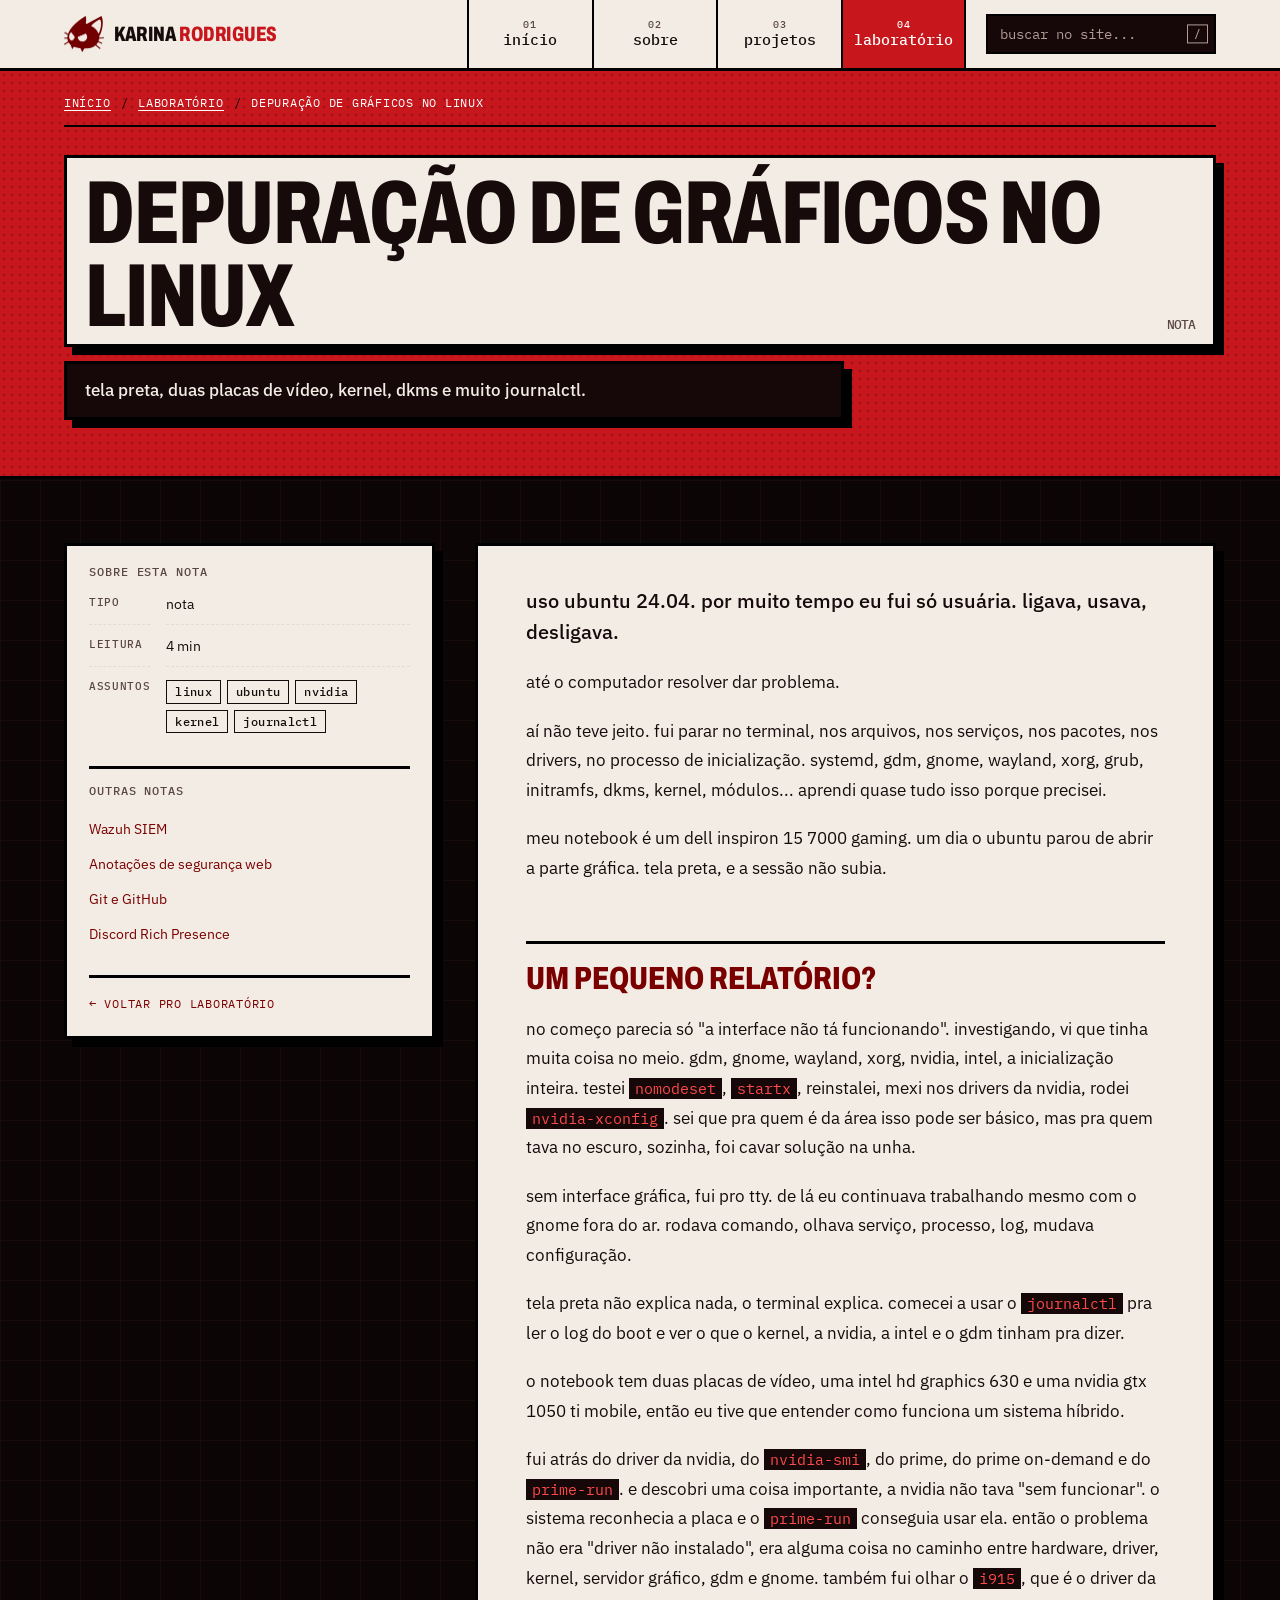
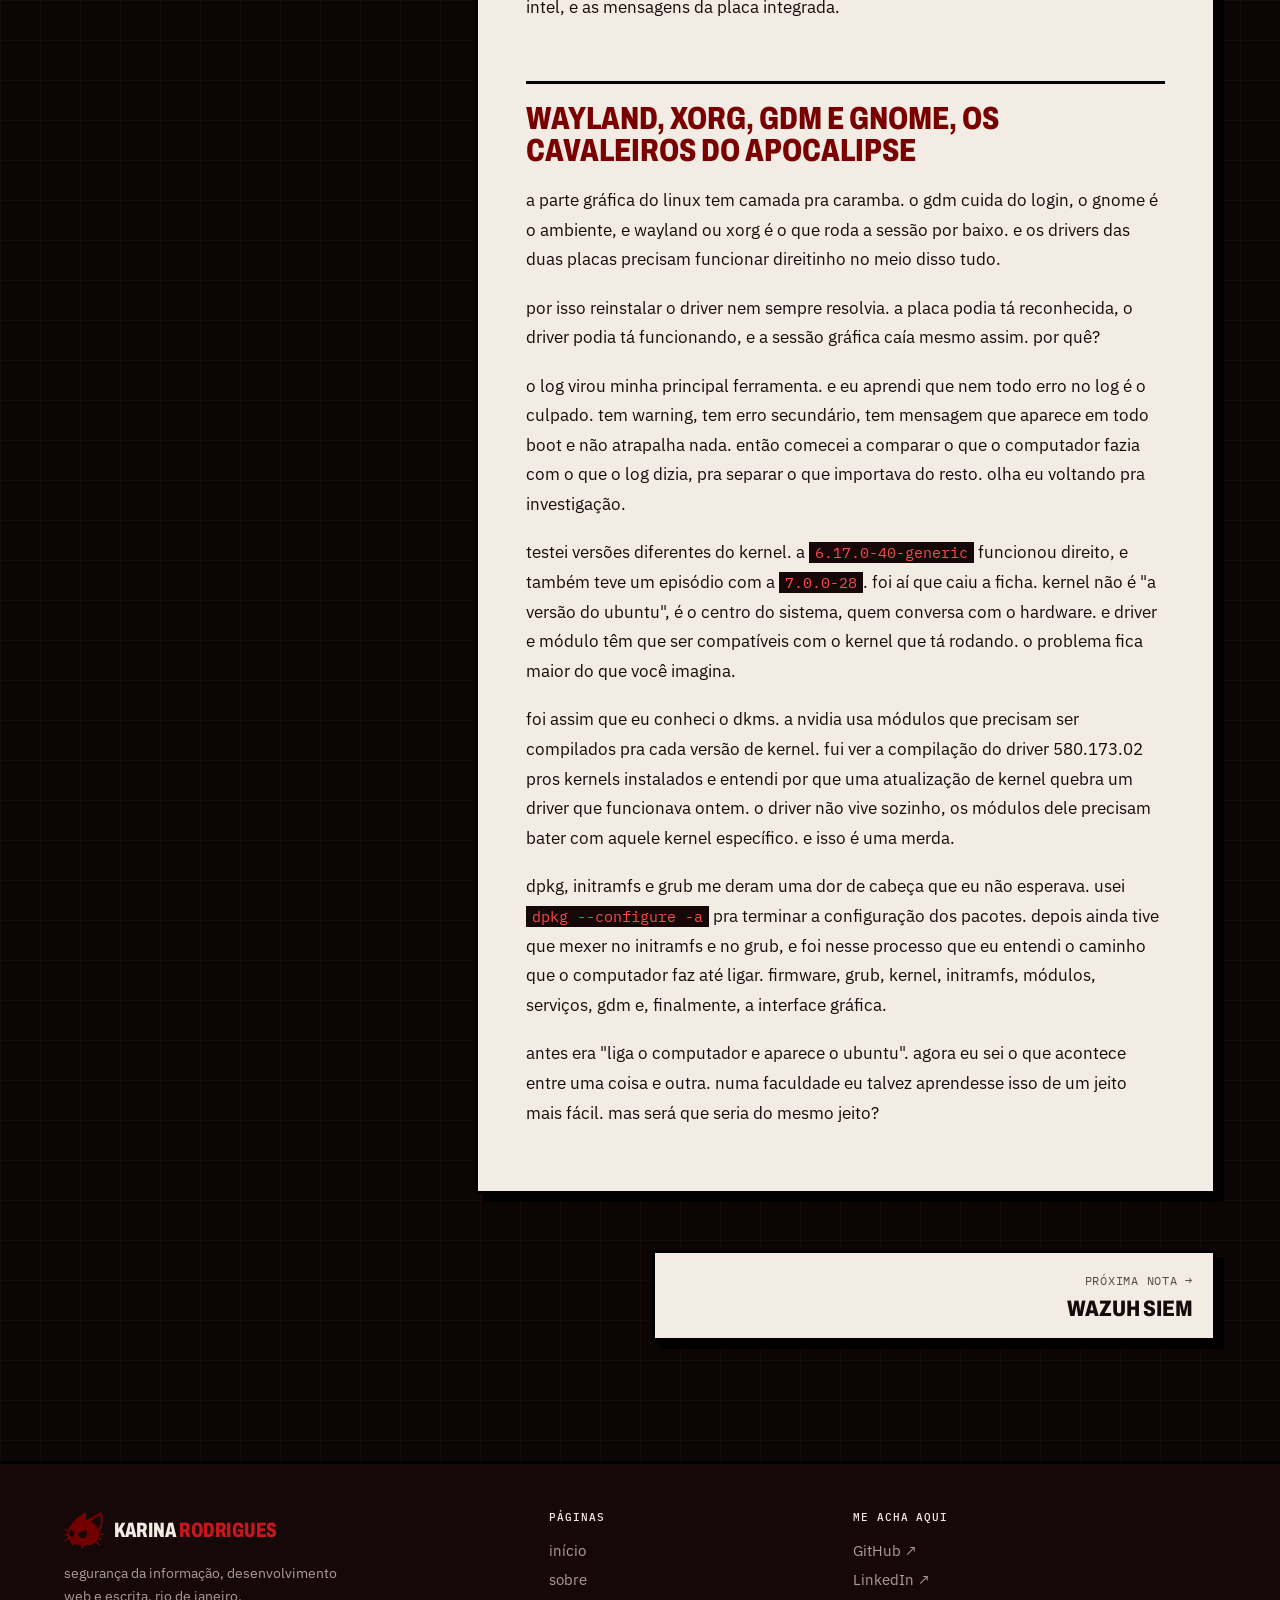
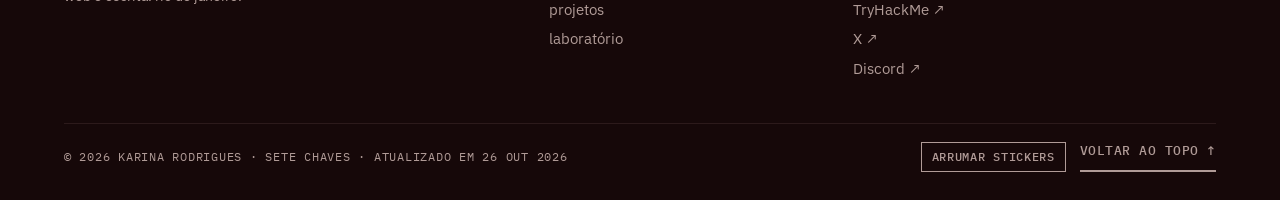
<file: notas/depuracao-graficos-linux.html>
<!doctype html>
<html lang="pt-BR">
<head>
<meta charset="utf-8">
<meta name="viewport" content="width=device-width,initial-scale=1">
<title>Depuração de gráficos no Linux · Karina Rodrigues</title>
<meta name="description" content="tela preta, duas placas de vídeo, kernel, dkms e muito journalctl.">
<meta property="og:title" content="Depuração de gráficos no Linux · Karina Rodrigues">
<meta property="og:description" content="tela preta, duas placas de vídeo, kernel, dkms e muito journalctl.">
<meta name="theme-color" content="#c8161d">
<link rel="preload" href="../fonts/cyber-brush.woff2" as="font" type="font/woff2" crossorigin>
<link rel="icon" href="../img/favicon.png" type="image/png" sizes="64x64">
<link rel="icon" href="../img/favicon-32.png" type="image/png" sizes="32x32">
<link rel="apple-touch-icon" href="../img/apple-touch-icon.png">
<link rel="preconnect" href="https://fonts.googleapis.com">
<link rel="preconnect" href="https://fonts.gstatic.com" crossorigin>
<link href="https://fonts.googleapis.com/css2?family=Archivo:wdth,wght@62..125,400..900&family=IBM+Plex+Mono:wght@400;500&family=IBM+Plex+Sans:ital,wght@0,400;0,500;0,600;0,700;1,400&family=Instrument+Serif:ital@1&family=Pixelify+Sans:wght@500&display=swap" rel="stylesheet">
<link rel="stylesheet" href="../style.css?v=6">
</head>
<body data-root="../">
<a class="pular" href="#conteudo">pular pro conteúdo</a>

<header class="topo">
  <div class="topo-in">
    <a class="marca" href="../index.html" aria-label="Karina Rodrigues, página inicial">
      <img src="../img/logo.webp" alt="" width="160" height="146">
      <b>Karina <span>Rodrigues</span></b>
    </a>
    <button class="menu-btn" type="button" aria-expanded="false" aria-controls="nav"><i aria-hidden="true"></i>menu</button>
    <nav class="nav" id="nav" aria-label="Menu principal">
      <ul>
        <li><a href="../index.html"><small>01</small><span>início</span></a></li>
        <li><a href="../sobre.html"><small>02</small><span>sobre</span></a></li>
        <li><a href="../projects.html"><small>03</small><span>projetos</span></a></li>
        <li><a href="../lab.html" aria-current="page"><small>04</small><span>laboratório</span></a></li>
      </ul>
      <form class="busca" role="search" autocomplete="off">
        <label class="sr-only" for="busca">buscar no site</label>
        <input id="busca" type="search" placeholder="buscar no site...">
        <kbd aria-hidden="true">/</kbd>
        <ul class="busca-res" aria-live="polite"></ul>
      </form>
    </nav>
  </div>
</header>
<main id="conteudo">
  <section class="pag-topo vermelho">
    <div class="wrap">
      <nav class="trilha mono" aria-label="Você está aqui"><ol><li><a href="../index.html">início</a></li><li><a href="../lab.html">laboratório</a></li><li aria-current="page">Depuração de gráficos no Linux</li></ol></nav>
      <h1 class="pag-titulo"><span>Depuração de gráficos no Linux</span><small aria-hidden="true">nota</small></h1>
      <p class="pag-lead">tela preta, duas placas de vídeo, kernel, dkms e muito journalctl.</p>
    </div>
  </section>

  <div class="wrap artigo">
    <aside class="ficha papel" aria-label="Sobre esta nota">
      <h2>sobre esta nota</h2>
      <dl>
        <dt>tipo</dt><dd>nota</dd>
        <dt>leitura</dt><dd>4 min</dd>
        <dt>assuntos</dt><dd><ul class="tags"><li>linux</li><li>ubuntu</li><li>nvidia</li><li>kernel</li><li>journalctl</li></ul></dd>
      </dl>
      <div class="ficha-sub">
        <h2>outras notas</h2>
        <ul>
          <li><a href="wazuh-siem.html">Wazuh SIEM</a></li>
          <li><a href="anotacoes-seguranca-web.html">Anotações de segurança web</a></li>
          <li><a href="git-e-github.html">Git e GitHub</a></li>
          <li><a href="discord-rich-presence.html">Discord Rich Presence</a></li>
        </ul>
      </div>
      <div class="ficha-sub mono"><a href="../lab.html">← voltar pro laboratório</a></div>
    </aside>

    <article class="texto papel">
      <div class="prose">
    <p>uso ubuntu 24.04. por muito tempo eu fui só usuária. ligava, usava, desligava.</p>

    <p>até o computador resolver dar problema.</p>

    <p>aí não teve jeito. fui parar no terminal, nos arquivos, nos serviços, nos pacotes, nos drivers, no processo de inicialização. systemd, gdm, gnome, wayland, xorg, grub, initramfs, dkms, kernel, módulos... aprendi quase tudo isso porque precisei.</p>

    <p>meu notebook é um dell inspiron 15 7000 gaming. um dia o ubuntu parou de abrir a parte gráfica. tela preta, e a sessão não subia.</p>

    <h2>um pequeno relatório?</h2>

    <p>no começo parecia só "a interface não tá funcionando". investigando, vi que tinha muita coisa no meio. gdm, gnome, wayland, xorg, nvidia, intel, a inicialização inteira. testei <code>nomodeset</code>, <code>startx</code>, reinstalei, mexi nos drivers da nvidia, rodei <code>nvidia-xconfig</code>. sei que pra quem é da área isso pode ser básico, mas pra quem tava no escuro, sozinha, foi cavar solução na unha.</p>

    <p>sem interface gráfica, fui pro tty. de lá eu continuava trabalhando mesmo com o gnome fora do ar. rodava comando, olhava serviço, processo, log, mudava configuração.</p>

    <p>tela preta não explica nada, o terminal explica. comecei a usar o <code>journalctl</code> pra ler o log do boot e ver o que o kernel, a nvidia, a intel e o gdm tinham pra dizer.</p>

    <p>o notebook tem duas placas de vídeo, uma intel hd graphics 630 e uma nvidia gtx 1050 ti mobile, então eu tive que entender como funciona um sistema híbrido.</p>

    <p>fui atrás do driver da nvidia, do <code>nvidia-smi</code>, do prime, do prime on-demand e do <code>prime-run</code>. e descobri uma coisa importante, a nvidia não tava "sem funcionar". o sistema reconhecia a placa e o <code>prime-run</code> conseguia usar ela. então o problema não era "driver não instalado", era alguma coisa no caminho entre hardware, driver, kernel, servidor gráfico, gdm e gnome. também fui olhar o <code>i915</code>, que é o driver da intel, e as mensagens da placa integrada.</p>

    <h2>wayland, xorg, gdm e gnome, os cavaleiros do apocalipse</h2>

    <p>a parte gráfica do linux tem camada pra caramba. o gdm cuida do login, o gnome é o ambiente, e wayland ou xorg é o que roda a sessão por baixo. e os drivers das duas placas precisam funcionar direitinho no meio disso tudo.</p>

    <p>por isso reinstalar o driver nem sempre resolvia. a placa podia tá reconhecida, o driver podia tá funcionando, e a sessão gráfica caía mesmo assim. por quê?</p>

    <p>o log virou minha principal ferramenta. e eu aprendi que nem todo erro no log é o culpado. tem warning, tem erro secundário, tem mensagem que aparece em todo boot e não atrapalha nada. então comecei a comparar o que o computador fazia com o que o log dizia, pra separar o que importava do resto. olha eu voltando pra investigação.</p>

    <p>testei versões diferentes do kernel. a <code>6.17.0-40-generic</code> funcionou direito, e também teve um episódio com a <code>7.0.0-28</code>. foi aí que caiu a ficha. kernel não é "a versão do ubuntu", é o centro do sistema, quem conversa com o hardware. e driver e módulo têm que ser compatíveis com o kernel que tá rodando. o problema fica maior do que você imagina.</p>

    <p>foi assim que eu conheci o dkms. a nvidia usa módulos que precisam ser compilados pra cada versão de kernel. fui ver a compilação do driver 580.173.02 pros kernels instalados e entendi por que uma atualização de kernel quebra um driver que funcionava ontem. o driver não vive sozinho, os módulos dele precisam bater com aquele kernel específico. e isso é uma merda.</p>

    <p>dpkg, initramfs e grub me deram uma dor de cabeça que eu não esperava. usei <code>dpkg --configure -a</code> pra terminar a configuração dos pacotes. depois ainda tive que mexer no initramfs e no grub, e foi nesse processo que eu entendi o caminho que o computador faz até ligar. firmware, grub, kernel, initramfs, módulos, serviços, gdm e, finalmente, a interface gráfica.</p>

    <p>antes era "liga o computador e aparece o ubuntu". agora eu sei o que acontece entre uma coisa e outra. numa faculdade eu talvez aprendesse isso de um jeito mais fácil. mas será que seria do mesmo jeito?</p>
      </div>
    </article>
  </div>

  <nav class="wrap paginacao" aria-label="Outras notas"><a class="papel prox" href="wazuh-siem.html"><span class="mono">próxima nota →</span><b>Wazuh SIEM</b></a></nav>
</main>

<footer class="rodape">
  <div class="wrap">
    <div class="rodape-grid">
      <div>
        <a class="marca" href="../index.html" aria-label="Karina Rodrigues, página inicial">
          <img src="../img/logo.webp" alt="" width="160" height="146">
          <b>Karina <span>Rodrigues</span></b>
        </a>
        <p>segurança da informação, desenvolvimento web e escrita. rio de janeiro.</p>
      </div>
      <nav aria-label="Páginas">
        <h2>páginas</h2>
        <ul>
          <li><a href="../index.html">início</a></li>
          <li><a href="../sobre.html">sobre</a></li>
          <li><a href="../projects.html">projetos</a></li>
          <li><a href="../lab.html">laboratório</a></li>
        </ul>
      </nav>
      <div>
        <h2>me acha aqui</h2>
        <ul>
          <li><a href="https://github.com/seventsky" target="_blank" rel="noopener">GitHub ↗</a></li>
          <li><a href="https://www.linkedin.com/in/karina-rodrigues-3610613b5/" target="_blank" rel="noopener">LinkedIn ↗</a></li>
          <li><a href="https://tryhackme.com/p/s3te" target="_blank" rel="noopener">TryHackMe ↗</a></li>
          <li><a href="https://x.com/setereveses" target="_blank" rel="noopener">X ↗</a></li>
          <li><a href="https://discord.com/users/874118558521634826" target="_blank" rel="noopener">Discord ↗</a></li>
        </ul>
      </div>
    </div>
    <div class="rodape-fim mono">
      <span>© 2026 Karina Rodrigues · sete chaves · atualizado em 26 out 2026</span>
      <span class="botoes">
        <button type="button" data-reset-stickers>arrumar stickers</button>
        <a class="link-seta" href="#conteudo">voltar ao topo ↑</a>
      </span>
    </div>
  </div>
</footer>
<script src="../script.js?v=6"></script>
</body>
</html>
</file>
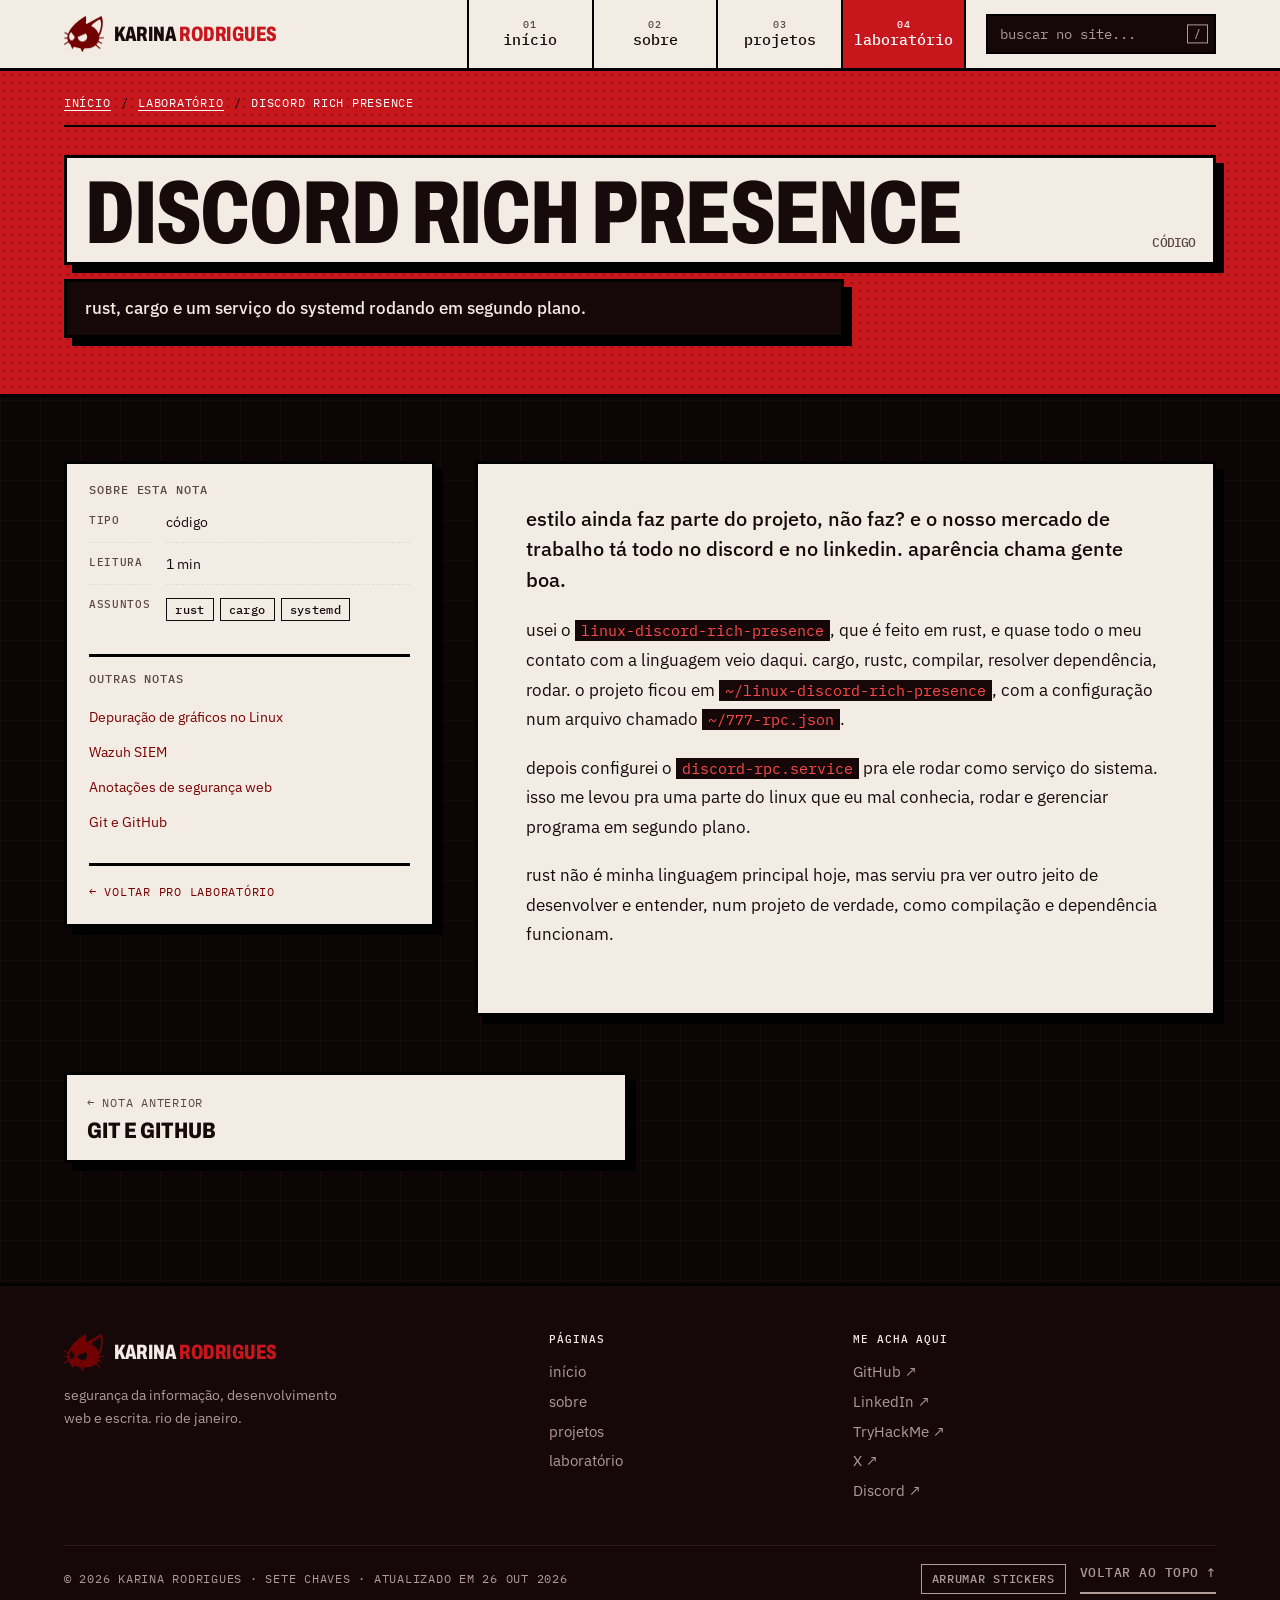
<file: notas/discord-rich-presence.html>
<!doctype html>
<html lang="pt-BR">
<head>
<meta charset="utf-8">
<meta name="viewport" content="width=device-width,initial-scale=1">
<title>Discord Rich Presence · Karina Rodrigues</title>
<meta name="description" content="rust, cargo e um serviço do systemd rodando em segundo plano.">
<meta property="og:title" content="Discord Rich Presence · Karina Rodrigues">
<meta property="og:description" content="rust, cargo e um serviço do systemd rodando em segundo plano.">
<meta name="theme-color" content="#c8161d">
<link rel="preload" href="../fonts/cyber-brush.woff2" as="font" type="font/woff2" crossorigin>
<link rel="icon" href="../img/favicon.png" type="image/png" sizes="64x64">
<link rel="icon" href="../img/favicon-32.png" type="image/png" sizes="32x32">
<link rel="apple-touch-icon" href="../img/apple-touch-icon.png">
<link rel="preconnect" href="https://fonts.googleapis.com">
<link rel="preconnect" href="https://fonts.gstatic.com" crossorigin>
<link href="https://fonts.googleapis.com/css2?family=Archivo:wdth,wght@62..125,400..900&family=IBM+Plex+Mono:wght@400;500&family=IBM+Plex+Sans:ital,wght@0,400;0,500;0,600;0,700;1,400&family=Instrument+Serif:ital@1&family=Pixelify+Sans:wght@500&display=swap" rel="stylesheet">
<link rel="stylesheet" href="../style.css?v=6">
</head>
<body data-root="../">
<a class="pular" href="#conteudo">pular pro conteúdo</a>

<header class="topo">
  <div class="topo-in">
    <a class="marca" href="../index.html" aria-label="Karina Rodrigues, página inicial">
      <img src="../img/logo.webp" alt="" width="160" height="146">
      <b>Karina <span>Rodrigues</span></b>
    </a>
    <button class="menu-btn" type="button" aria-expanded="false" aria-controls="nav"><i aria-hidden="true"></i>menu</button>
    <nav class="nav" id="nav" aria-label="Menu principal">
      <ul>
        <li><a href="../index.html"><small>01</small><span>início</span></a></li>
        <li><a href="../sobre.html"><small>02</small><span>sobre</span></a></li>
        <li><a href="../projects.html"><small>03</small><span>projetos</span></a></li>
        <li><a href="../lab.html" aria-current="page"><small>04</small><span>laboratório</span></a></li>
      </ul>
      <form class="busca" role="search" autocomplete="off">
        <label class="sr-only" for="busca">buscar no site</label>
        <input id="busca" type="search" placeholder="buscar no site...">
        <kbd aria-hidden="true">/</kbd>
        <ul class="busca-res" aria-live="polite"></ul>
      </form>
    </nav>
  </div>
</header>
<main id="conteudo">
  <section class="pag-topo vermelho">
    <div class="wrap">
      <nav class="trilha mono" aria-label="Você está aqui"><ol><li><a href="../index.html">início</a></li><li><a href="../lab.html">laboratório</a></li><li aria-current="page">Discord Rich Presence</li></ol></nav>
      <h1 class="pag-titulo"><span>Discord Rich Presence</span><small aria-hidden="true">código</small></h1>
      <p class="pag-lead">rust, cargo e um serviço do systemd rodando em segundo plano.</p>
    </div>
  </section>

  <div class="wrap artigo">
    <aside class="ficha papel" aria-label="Sobre esta nota">
      <h2>sobre esta nota</h2>
      <dl>
        <dt>tipo</dt><dd>código</dd>
        <dt>leitura</dt><dd>1 min</dd>
        <dt>assuntos</dt><dd><ul class="tags"><li>rust</li><li>cargo</li><li>systemd</li></ul></dd>
      </dl>
      <div class="ficha-sub">
        <h2>outras notas</h2>
        <ul>
          <li><a href="depuracao-graficos-linux.html">Depuração de gráficos no Linux</a></li>
          <li><a href="wazuh-siem.html">Wazuh SIEM</a></li>
          <li><a href="anotacoes-seguranca-web.html">Anotações de segurança web</a></li>
          <li><a href="git-e-github.html">Git e GitHub</a></li>
        </ul>
      </div>
      <div class="ficha-sub mono"><a href="../lab.html">← voltar pro laboratório</a></div>
    </aside>

    <article class="texto papel">
      <div class="prose">
    <p>estilo ainda faz parte do projeto, não faz? e o nosso mercado de trabalho tá todo no discord e no linkedin. aparência chama gente boa.</p>

    <p>usei o <code>linux-discord-rich-presence</code>, que é feito em rust, e quase todo o meu contato com a linguagem veio daqui. cargo, rustc, compilar, resolver dependência, rodar. o projeto ficou em <code>~/linux-discord-rich-presence</code>, com a configuração num arquivo chamado <code>~/777-rpc.json</code>.</p>

    <p>depois configurei o <code>discord-rpc.service</code> pra ele rodar como serviço do sistema. isso me levou pra uma parte do linux que eu mal conhecia, rodar e gerenciar programa em segundo plano.</p>

    <p>rust não é minha linguagem principal hoje, mas serviu pra ver outro jeito de desenvolver e entender, num projeto de verdade, como compilação e dependência funcionam.</p>
      </div>
    </article>
  </div>

  <nav class="wrap paginacao" aria-label="Outras notas"><a class="papel" href="git-e-github.html"><span class="mono">← nota anterior</span><b>Git e GitHub</b></a></nav>
</main>

<footer class="rodape">
  <div class="wrap">
    <div class="rodape-grid">
      <div>
        <a class="marca" href="../index.html" aria-label="Karina Rodrigues, página inicial">
          <img src="../img/logo.webp" alt="" width="160" height="146">
          <b>Karina <span>Rodrigues</span></b>
        </a>
        <p>segurança da informação, desenvolvimento web e escrita. rio de janeiro.</p>
      </div>
      <nav aria-label="Páginas">
        <h2>páginas</h2>
        <ul>
          <li><a href="../index.html">início</a></li>
          <li><a href="../sobre.html">sobre</a></li>
          <li><a href="../projects.html">projetos</a></li>
          <li><a href="../lab.html">laboratório</a></li>
        </ul>
      </nav>
      <div>
        <h2>me acha aqui</h2>
        <ul>
          <li><a href="https://github.com/seventsky" target="_blank" rel="noopener">GitHub ↗</a></li>
          <li><a href="https://www.linkedin.com/in/karina-rodrigues-3610613b5/" target="_blank" rel="noopener">LinkedIn ↗</a></li>
          <li><a href="https://tryhackme.com/p/s3te" target="_blank" rel="noopener">TryHackMe ↗</a></li>
          <li><a href="https://x.com/setereveses" target="_blank" rel="noopener">X ↗</a></li>
          <li><a href="https://discord.com/users/874118558521634826" target="_blank" rel="noopener">Discord ↗</a></li>
        </ul>
      </div>
    </div>
    <div class="rodape-fim mono">
      <span>© 2026 Karina Rodrigues · sete chaves · atualizado em 26 out 2026</span>
      <span class="botoes">
        <button type="button" data-reset-stickers>arrumar stickers</button>
        <a class="link-seta" href="#conteudo">voltar ao topo ↑</a>
      </span>
    </div>
  </div>
</footer>
<script src="../script.js?v=6"></script>
</body>
</html>
</file>
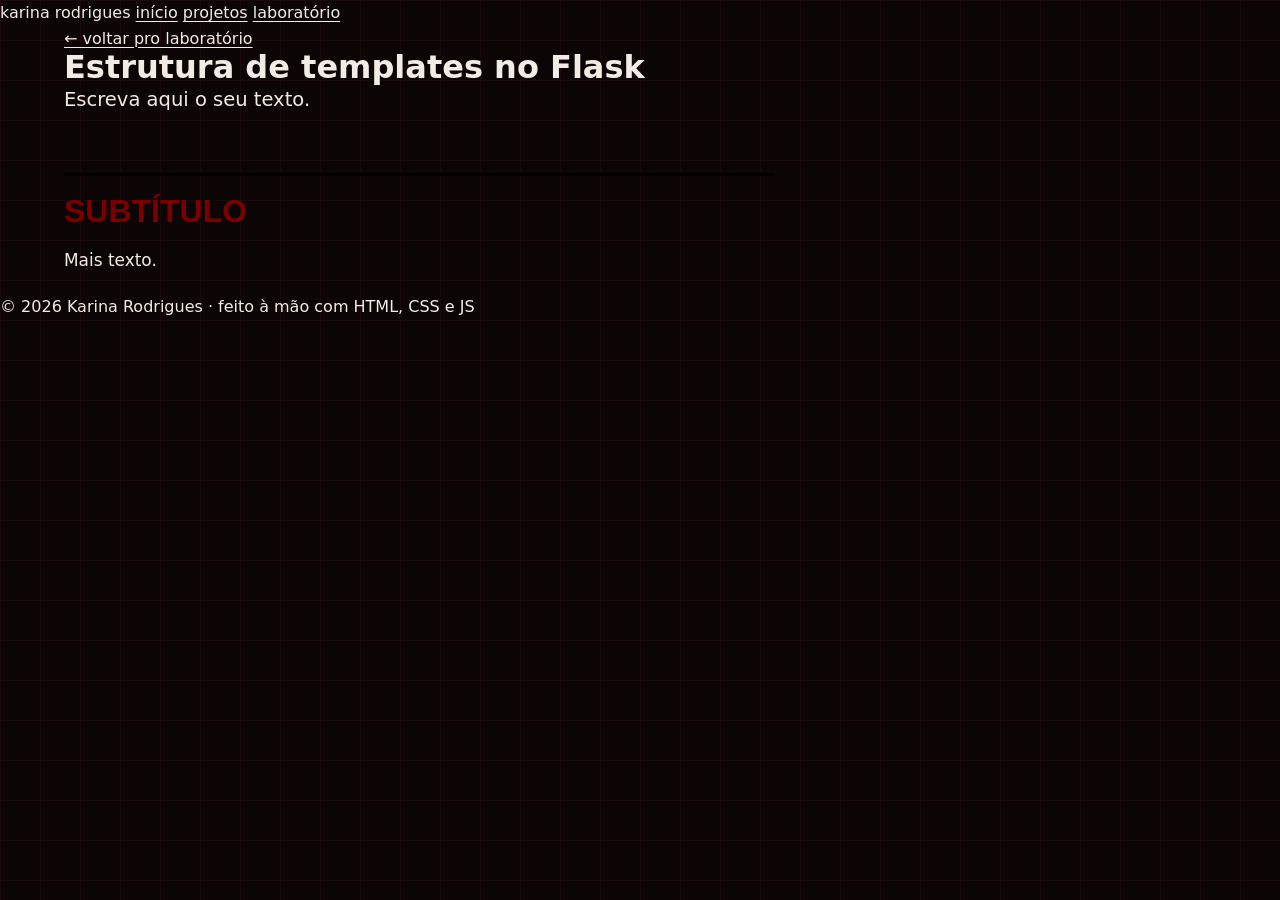
<file: notas/estrutura-templates-flask.html>
<!doctype html>
<html lang="pt-BR">
<head>
<meta charset="utf-8">
<meta name="viewport" content="width=device-width,initial-scale=1">
<title>Estrutura de templates no Flask — Karina Rodrigues</title>
<link rel="preconnect" href="https://fonts.googleapis.com">
<link rel="preconnect" href="https://fonts.gstatic.com" crossorigin>
<link href="https://fonts.googleapis.com/css2?family=IBM+Plex+Mono:wght@400;500&family=Instrument+Serif:ital@1&family=Pixelify+Sans:wght@500&display=swap" rel="stylesheet">
<link rel="stylesheet" href="../style.css">
</head>
<body>
<nav>
  <span>karina rodrigues</span>
  <span class="links">
    <a href="../index.html">início</a>
    <a href="../projects.html">projetos</a>
    <a href="../lab.html" aria-current="page">laboratório</a>
  </span>
</nav>

<main class="wrap">
  <a class="back" href="../lab.html">← voltar pro laboratório</a>
  <h1>Estrutura de templates no Flask</h1>

  <article class="prose">
    <p>Escreva aqui o seu texto.</p>

    <h2>Subtítulo</h2>
    <p>Mais texto.</p>
  </article>
</main>

<footer>© 2026 Karina Rodrigues · feito à mão com HTML, CSS e JS</footer>
</body>
</html>
</file>
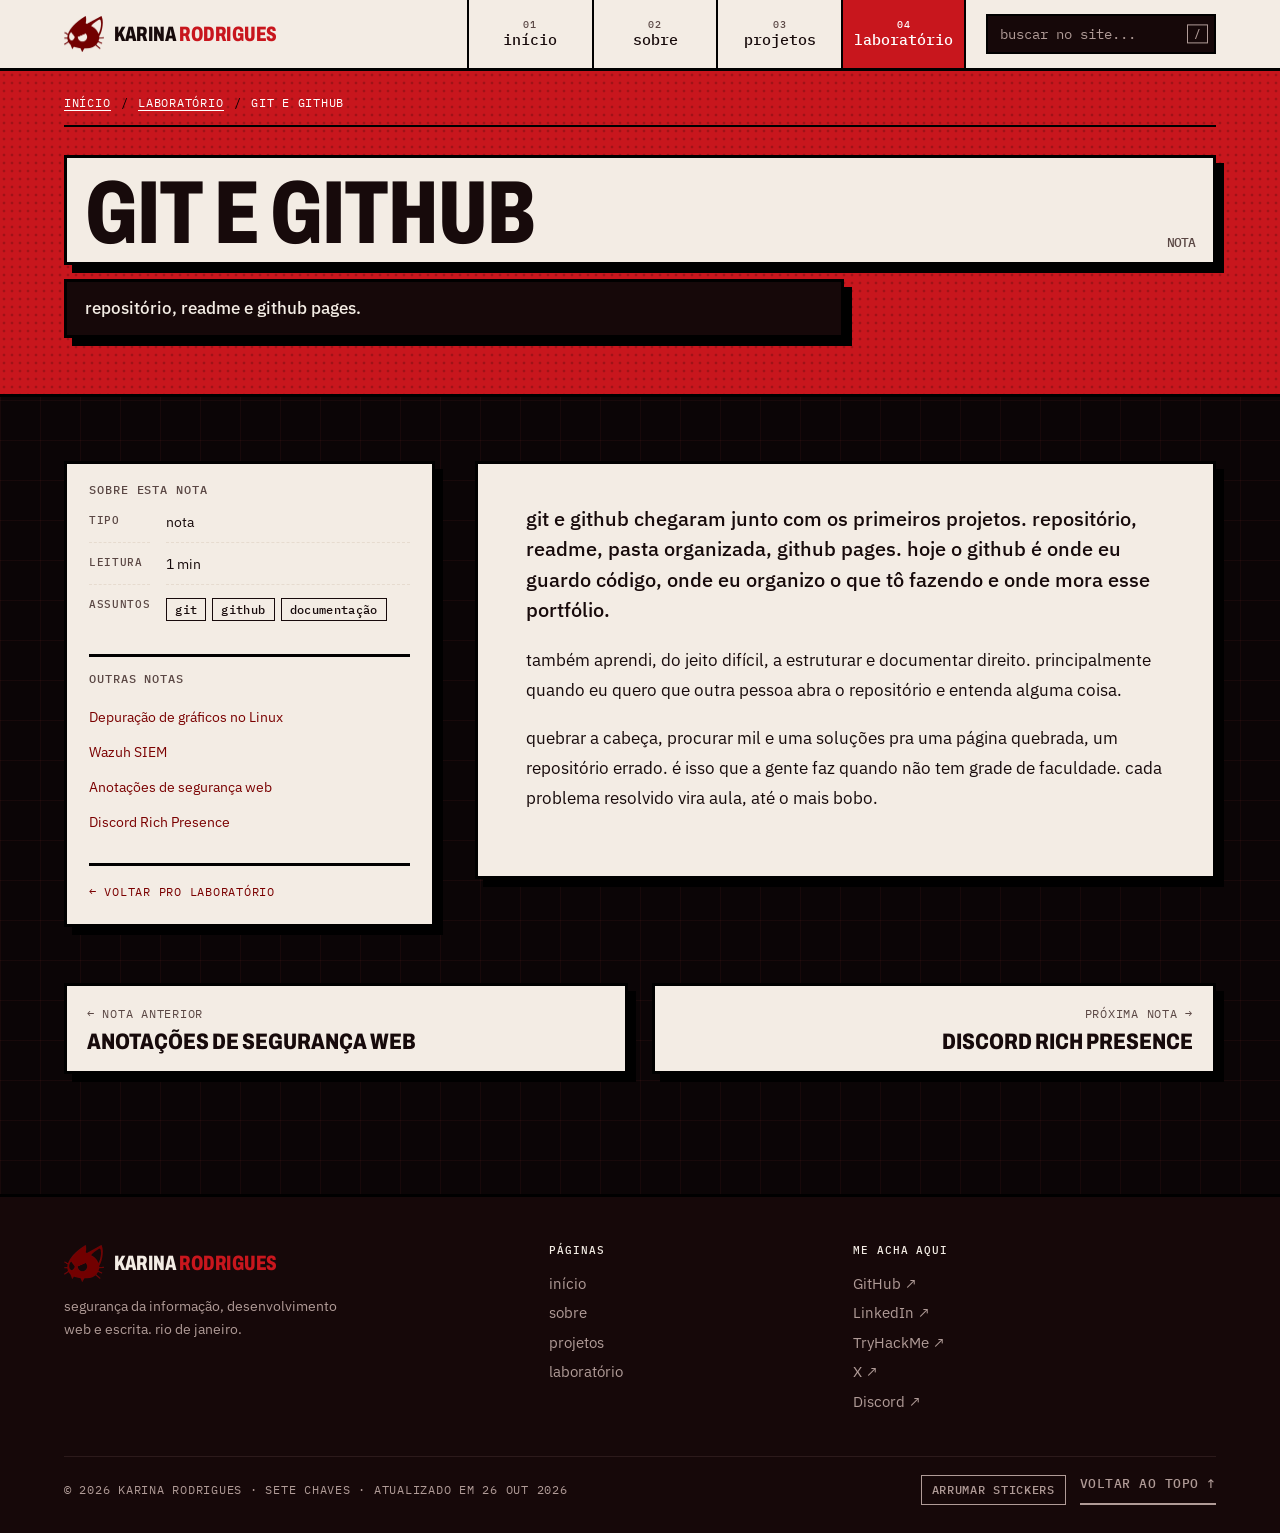
<file: notas/git-e-github.html>
<!doctype html>
<html lang="pt-BR">
<head>
<meta charset="utf-8">
<meta name="viewport" content="width=device-width,initial-scale=1">
<title>Git e GitHub · Karina Rodrigues</title>
<meta name="description" content="repositório, readme e github pages.">
<meta property="og:title" content="Git e GitHub · Karina Rodrigues">
<meta property="og:description" content="repositório, readme e github pages.">
<meta name="theme-color" content="#c8161d">
<link rel="preload" href="../fonts/cyber-brush.woff2" as="font" type="font/woff2" crossorigin>
<link rel="icon" href="../img/favicon.png" type="image/png" sizes="64x64">
<link rel="icon" href="../img/favicon-32.png" type="image/png" sizes="32x32">
<link rel="apple-touch-icon" href="../img/apple-touch-icon.png">
<link rel="preconnect" href="https://fonts.googleapis.com">
<link rel="preconnect" href="https://fonts.gstatic.com" crossorigin>
<link href="https://fonts.googleapis.com/css2?family=Archivo:wdth,wght@62..125,400..900&family=IBM+Plex+Mono:wght@400;500&family=IBM+Plex+Sans:ital,wght@0,400;0,500;0,600;0,700;1,400&family=Instrument+Serif:ital@1&family=Pixelify+Sans:wght@500&display=swap" rel="stylesheet">
<link rel="stylesheet" href="../style.css?v=6">
</head>
<body data-root="../">
<a class="pular" href="#conteudo">pular pro conteúdo</a>

<header class="topo">
  <div class="topo-in">
    <a class="marca" href="../index.html" aria-label="Karina Rodrigues, página inicial">
      <img src="../img/logo.webp" alt="" width="160" height="146">
      <b>Karina <span>Rodrigues</span></b>
    </a>
    <button class="menu-btn" type="button" aria-expanded="false" aria-controls="nav"><i aria-hidden="true"></i>menu</button>
    <nav class="nav" id="nav" aria-label="Menu principal">
      <ul>
        <li><a href="../index.html"><small>01</small><span>início</span></a></li>
        <li><a href="../sobre.html"><small>02</small><span>sobre</span></a></li>
        <li><a href="../projects.html"><small>03</small><span>projetos</span></a></li>
        <li><a href="../lab.html" aria-current="page"><small>04</small><span>laboratório</span></a></li>
      </ul>
      <form class="busca" role="search" autocomplete="off">
        <label class="sr-only" for="busca">buscar no site</label>
        <input id="busca" type="search" placeholder="buscar no site...">
        <kbd aria-hidden="true">/</kbd>
        <ul class="busca-res" aria-live="polite"></ul>
      </form>
    </nav>
  </div>
</header>
<main id="conteudo">
  <section class="pag-topo vermelho">
    <div class="wrap">
      <nav class="trilha mono" aria-label="Você está aqui"><ol><li><a href="../index.html">início</a></li><li><a href="../lab.html">laboratório</a></li><li aria-current="page">Git e GitHub</li></ol></nav>
      <h1 class="pag-titulo"><span>Git e GitHub</span><small aria-hidden="true">nota</small></h1>
      <p class="pag-lead">repositório, readme e github pages.</p>
    </div>
  </section>

  <div class="wrap artigo">
    <aside class="ficha papel" aria-label="Sobre esta nota">
      <h2>sobre esta nota</h2>
      <dl>
        <dt>tipo</dt><dd>nota</dd>
        <dt>leitura</dt><dd>1 min</dd>
        <dt>assuntos</dt><dd><ul class="tags"><li>git</li><li>github</li><li>documentação</li></ul></dd>
      </dl>
      <div class="ficha-sub">
        <h2>outras notas</h2>
        <ul>
          <li><a href="depuracao-graficos-linux.html">Depuração de gráficos no Linux</a></li>
          <li><a href="wazuh-siem.html">Wazuh SIEM</a></li>
          <li><a href="anotacoes-seguranca-web.html">Anotações de segurança web</a></li>
          <li><a href="discord-rich-presence.html">Discord Rich Presence</a></li>
        </ul>
      </div>
      <div class="ficha-sub mono"><a href="../lab.html">← voltar pro laboratório</a></div>
    </aside>

    <article class="texto papel">
      <div class="prose">
    <p>git e github chegaram junto com os primeiros projetos. repositório, readme, pasta organizada, github pages. hoje o github é onde eu guardo código, onde eu organizo o que tô fazendo e onde mora esse portfólio.</p>

    <p>também aprendi, do jeito difícil, a estruturar e documentar direito. principalmente quando eu quero que outra pessoa abra o repositório e entenda alguma coisa.</p>

    <p>quebrar a cabeça, procurar mil e uma soluções pra uma página quebrada, um repositório errado. é isso que a gente faz quando não tem grade de faculdade. cada problema resolvido vira aula, até o mais bobo.</p>
      </div>
    </article>
  </div>

  <nav class="wrap paginacao" aria-label="Outras notas"><a class="papel" href="anotacoes-seguranca-web.html"><span class="mono">← nota anterior</span><b>Anotações de segurança web</b></a><a class="papel prox" href="discord-rich-presence.html"><span class="mono">próxima nota →</span><b>Discord Rich Presence</b></a></nav>
</main>

<footer class="rodape">
  <div class="wrap">
    <div class="rodape-grid">
      <div>
        <a class="marca" href="../index.html" aria-label="Karina Rodrigues, página inicial">
          <img src="../img/logo.webp" alt="" width="160" height="146">
          <b>Karina <span>Rodrigues</span></b>
        </a>
        <p>segurança da informação, desenvolvimento web e escrita. rio de janeiro.</p>
      </div>
      <nav aria-label="Páginas">
        <h2>páginas</h2>
        <ul>
          <li><a href="../index.html">início</a></li>
          <li><a href="../sobre.html">sobre</a></li>
          <li><a href="../projects.html">projetos</a></li>
          <li><a href="../lab.html">laboratório</a></li>
        </ul>
      </nav>
      <div>
        <h2>me acha aqui</h2>
        <ul>
          <li><a href="https://github.com/seventsky" target="_blank" rel="noopener">GitHub ↗</a></li>
          <li><a href="https://www.linkedin.com/in/karina-rodrigues-3610613b5/" target="_blank" rel="noopener">LinkedIn ↗</a></li>
          <li><a href="https://tryhackme.com/p/s3te" target="_blank" rel="noopener">TryHackMe ↗</a></li>
          <li><a href="https://x.com/setereveses" target="_blank" rel="noopener">X ↗</a></li>
          <li><a href="https://discord.com/users/874118558521634826" target="_blank" rel="noopener">Discord ↗</a></li>
        </ul>
      </div>
    </div>
    <div class="rodape-fim mono">
      <span>© 2026 Karina Rodrigues · sete chaves · atualizado em 26 out 2026</span>
      <span class="botoes">
        <button type="button" data-reset-stickers>arrumar stickers</button>
        <a class="link-seta" href="#conteudo">voltar ao topo ↑</a>
      </span>
    </div>
  </div>
</footer>
<script src="../script.js?v=6"></script>
</body>
</html>
</file>
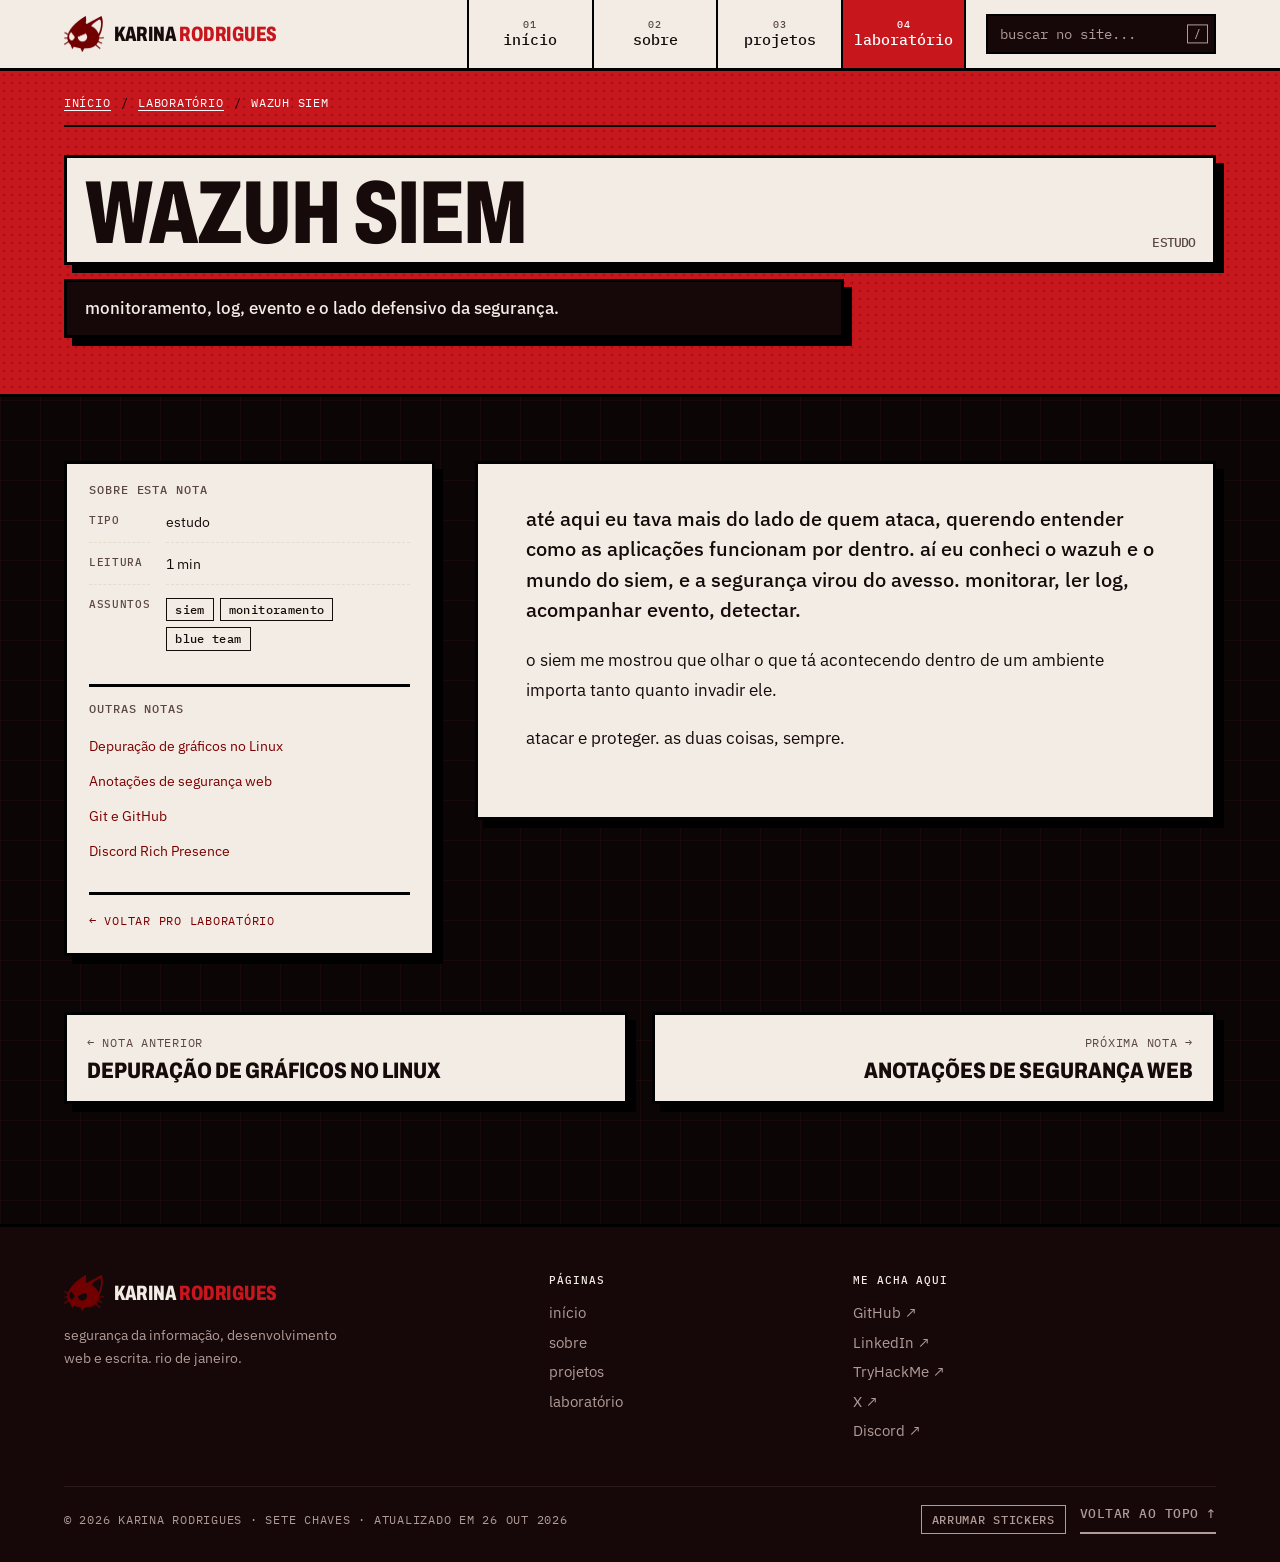
<file: notas/wazuh-siem.html>
<!doctype html>
<html lang="pt-BR">
<head>
<meta charset="utf-8">
<meta name="viewport" content="width=device-width,initial-scale=1">
<title>Wazuh SIEM · Karina Rodrigues</title>
<meta name="description" content="monitoramento, log, evento e o lado defensivo da segurança.">
<meta property="og:title" content="Wazuh SIEM · Karina Rodrigues">
<meta property="og:description" content="monitoramento, log, evento e o lado defensivo da segurança.">
<meta name="theme-color" content="#c8161d">
<link rel="preload" href="../fonts/cyber-brush.woff2" as="font" type="font/woff2" crossorigin>
<link rel="icon" href="../img/favicon.png" type="image/png" sizes="64x64">
<link rel="icon" href="../img/favicon-32.png" type="image/png" sizes="32x32">
<link rel="apple-touch-icon" href="../img/apple-touch-icon.png">
<link rel="preconnect" href="https://fonts.googleapis.com">
<link rel="preconnect" href="https://fonts.gstatic.com" crossorigin>
<link href="https://fonts.googleapis.com/css2?family=Archivo:wdth,wght@62..125,400..900&family=IBM+Plex+Mono:wght@400;500&family=IBM+Plex+Sans:ital,wght@0,400;0,500;0,600;0,700;1,400&family=Instrument+Serif:ital@1&family=Pixelify+Sans:wght@500&display=swap" rel="stylesheet">
<link rel="stylesheet" href="../style.css?v=6">
</head>
<body data-root="../">
<a class="pular" href="#conteudo">pular pro conteúdo</a>

<header class="topo">
  <div class="topo-in">
    <a class="marca" href="../index.html" aria-label="Karina Rodrigues, página inicial">
      <img src="../img/logo.webp" alt="" width="160" height="146">
      <b>Karina <span>Rodrigues</span></b>
    </a>
    <button class="menu-btn" type="button" aria-expanded="false" aria-controls="nav"><i aria-hidden="true"></i>menu</button>
    <nav class="nav" id="nav" aria-label="Menu principal">
      <ul>
        <li><a href="../index.html"><small>01</small><span>início</span></a></li>
        <li><a href="../sobre.html"><small>02</small><span>sobre</span></a></li>
        <li><a href="../projects.html"><small>03</small><span>projetos</span></a></li>
        <li><a href="../lab.html" aria-current="page"><small>04</small><span>laboratório</span></a></li>
      </ul>
      <form class="busca" role="search" autocomplete="off">
        <label class="sr-only" for="busca">buscar no site</label>
        <input id="busca" type="search" placeholder="buscar no site...">
        <kbd aria-hidden="true">/</kbd>
        <ul class="busca-res" aria-live="polite"></ul>
      </form>
    </nav>
  </div>
</header>
<main id="conteudo">
  <section class="pag-topo vermelho">
    <div class="wrap">
      <nav class="trilha mono" aria-label="Você está aqui"><ol><li><a href="../index.html">início</a></li><li><a href="../lab.html">laboratório</a></li><li aria-current="page">Wazuh SIEM</li></ol></nav>
      <h1 class="pag-titulo"><span>Wazuh SIEM</span><small aria-hidden="true">estudo</small></h1>
      <p class="pag-lead">monitoramento, log, evento e o lado defensivo da segurança.</p>
    </div>
  </section>

  <div class="wrap artigo">
    <aside class="ficha papel" aria-label="Sobre esta nota">
      <h2>sobre esta nota</h2>
      <dl>
        <dt>tipo</dt><dd>estudo</dd>
        <dt>leitura</dt><dd>1 min</dd>
        <dt>assuntos</dt><dd><ul class="tags"><li>siem</li><li>monitoramento</li><li>blue team</li></ul></dd>
      </dl>
      <div class="ficha-sub">
        <h2>outras notas</h2>
        <ul>
          <li><a href="depuracao-graficos-linux.html">Depuração de gráficos no Linux</a></li>
          <li><a href="anotacoes-seguranca-web.html">Anotações de segurança web</a></li>
          <li><a href="git-e-github.html">Git e GitHub</a></li>
          <li><a href="discord-rich-presence.html">Discord Rich Presence</a></li>
        </ul>
      </div>
      <div class="ficha-sub mono"><a href="../lab.html">← voltar pro laboratório</a></div>
    </aside>

    <article class="texto papel">
      <div class="prose">
    <p>até aqui eu tava mais do lado de quem ataca, querendo entender como as aplicações funcionam por dentro. aí eu conheci o wazuh e o mundo do siem, e a segurança virou do avesso. monitorar, ler log, acompanhar evento, detectar.</p>

    <p>o siem me mostrou que olhar o que tá acontecendo dentro de um ambiente importa tanto quanto invadir ele.</p>

    <p>atacar e proteger. as duas coisas, sempre.</p>
      </div>
    </article>
  </div>

  <nav class="wrap paginacao" aria-label="Outras notas"><a class="papel" href="depuracao-graficos-linux.html"><span class="mono">← nota anterior</span><b>Depuração de gráficos no Linux</b></a><a class="papel prox" href="anotacoes-seguranca-web.html"><span class="mono">próxima nota →</span><b>Anotações de segurança web</b></a></nav>
</main>

<footer class="rodape">
  <div class="wrap">
    <div class="rodape-grid">
      <div>
        <a class="marca" href="../index.html" aria-label="Karina Rodrigues, página inicial">
          <img src="../img/logo.webp" alt="" width="160" height="146">
          <b>Karina <span>Rodrigues</span></b>
        </a>
        <p>segurança da informação, desenvolvimento web e escrita. rio de janeiro.</p>
      </div>
      <nav aria-label="Páginas">
        <h2>páginas</h2>
        <ul>
          <li><a href="../index.html">início</a></li>
          <li><a href="../sobre.html">sobre</a></li>
          <li><a href="../projects.html">projetos</a></li>
          <li><a href="../lab.html">laboratório</a></li>
        </ul>
      </nav>
      <div>
        <h2>me acha aqui</h2>
        <ul>
          <li><a href="https://github.com/seventsky" target="_blank" rel="noopener">GitHub ↗</a></li>
          <li><a href="https://www.linkedin.com/in/karina-rodrigues-3610613b5/" target="_blank" rel="noopener">LinkedIn ↗</a></li>
          <li><a href="https://tryhackme.com/p/s3te" target="_blank" rel="noopener">TryHackMe ↗</a></li>
          <li><a href="https://x.com/setereveses" target="_blank" rel="noopener">X ↗</a></li>
          <li><a href="https://discord.com/users/874118558521634826" target="_blank" rel="noopener">Discord ↗</a></li>
        </ul>
      </div>
    </div>
    <div class="rodape-fim mono">
      <span>© 2026 Karina Rodrigues · sete chaves · atualizado em 26 out 2026</span>
      <span class="botoes">
        <button type="button" data-reset-stickers>arrumar stickers</button>
        <a class="link-seta" href="#conteudo">voltar ao topo ↑</a>
      </span>
    </div>
  </div>
</footer>
<script src="../script.js?v=6"></script>
</body>
</html>
</file>
<file: style.css>
/* =========================================================
   KARINA RODRIGUES · preto, vermelho e papel
   Organização:
   1. cores e fontes (variáveis)
   2. base
   3. peças que se repetem (botões, papel, janela, etiquetas)
   4. cabeçalho, menu e busca
   5. home
   6. páginas internas (cabeçalho da página, artigo, listas)
   7. rodapé
   8. stickers
   9. telas menores e acessibilidade

   Regra da casa: texto corrido sempre em cima de fundo claro
   (.papel / .janela). No preto e no vermelho só vão títulos
   grandes e etiquetas curtas.
   ========================================================= */

/* 1. CORES E FONTES ------------------------------------- */
/* Cyber Brush (HansCo Studio). O "ç" não existe na fonte original,
   então foi montado juntando o "C" com a vírgula da própria fonte. */
@font-face{
  font-family:"Cyber Brush";
  src:url("fonts/cyber-brush.woff2") format("woff2");
  font-weight:400;font-style:normal;
  font-display:swap; /* mostra o texto com outra fonte enquanto ela carrega */
}
:root{
  --preto:#0b0506;       /* fundo do site */
  --tinta:#160809;       /* preto das barras e janelas */
  --red:#c8161d;         /* vermelho principal */
  --red-escuro:#7a0000;  /* vermelho do gato do logo */
  --hot:#ff4a4a;         /* vermelho forte, só pra destaque em fundo preto */
  --papel:#f3ece4;       /* creme das caixas claras */
  --papel-2:#e6dbcf;     /* creme um tom abaixo (linhas, hover) */
  --texto:#170a0b;       /* texto em cima do creme */
  --texto-2:#5a4744;     /* texto secundário em cima do creme */
  --cinza:#b09b97;       /* texto secundário em cima do preto */
  --linha:#000;

  --display:"Archivo","Arial Narrow",Impact,sans-serif;     /* títulos grandes */
  --sans:"IBM Plex Sans",system-ui,sans-serif;               /* texto corrido */
  --mono:"IBM Plex Mono",ui-monospace,monospace;             /* menus, etiquetas, botões */
  --brush:"Cyber Brush","Pixelify Sans",Impact,sans-serif;   /* nome e assinatura */
  --pixel:"Pixelify Sans","Courier New",monospace;
  --serif:"Instrument Serif",Georgia,serif;

  --largura:1200px;
  --respiro:24px;        /* margem lateral */
  --sombra:8px 8px 0 var(--linha);
}

/* 2. BASE ------------------------------------------------ */
*{box-sizing:border-box;margin:0;padding:0}
html{scroll-behavior:smooth;scroll-padding-top:96px}
body{
  font-family:var(--sans);font-size:1rem;line-height:1.6;
  color:var(--papel);
  /* grade quadriculada vermelha bem fraquinha em cima do preto */
  background:
    linear-gradient(rgba(255,74,74,.055) 1px,transparent 1px) 0 0/40px 40px,
    linear-gradient(90deg,rgba(255,74,74,.055) 1px,transparent 1px) 0 0/40px 40px,
    var(--preto);
  -webkit-font-smoothing:antialiased;
  overflow-x:hidden;
}
img{max-width:100%;display:block}
a{color:inherit;text-underline-offset:3px}
:focus-visible{outline:3px solid var(--hot);outline-offset:3px}
::selection{background:var(--red);color:#fff}
h1,h2,h3{line-height:1.05;font-weight:800}
p{margin-bottom:14px}
p:last-child{margin-bottom:0}
.pular{position:absolute;left:-9999px;top:8px;z-index:60;background:var(--red);color:#fff;padding:10px 16px;font:500 .9rem var(--mono)}
.pular:focus{left:16px}
.sr-only{position:absolute;width:1px;height:1px;overflow:hidden;clip:rect(0 0 0 0);white-space:nowrap}

/* caixa central que alinha tudo na mesma coluna */
.wrap{max-width:var(--largura);margin:0 auto;padding:0 var(--respiro)}

/* fundo vermelho com pontinhos de retícula (hero, contato, topo das páginas) */
.vermelho{
  background:
    radial-gradient(rgba(0,0,0,.2) 1.2px,transparent 1.7px) 0 0/8px 8px,
    var(--red);
  border-bottom:3px solid var(--linha);
}

/* 3. PEÇAS QUE SE REPETEM -------------------------------- */
/* etiquetinha em mono, caixa alta */
.mono{font-family:var(--mono);font-size:.78rem;letter-spacing:.06em;text-transform:uppercase}

/* caixa clara (onde vai o texto) */
.papel{
  background:var(--papel);color:var(--texto);
  border:3px solid var(--linha);box-shadow:var(--sombra);
}
.papel a{color:var(--red-escuro)}
.papel a:hover{color:var(--red)}

/* janela estilo sistema: barra preta com nome do "arquivo" + botõezinhos */
.janela{background:var(--papel);color:var(--texto);border:3px solid var(--linha);box-shadow:var(--sombra)}
.janela-barra{
  display:flex;align-items:center;justify-content:space-between;gap:12px;
  background:var(--tinta);color:var(--papel);
  font:500 .72rem/1 var(--mono);letter-spacing:.04em;
  padding:8px 10px;border-bottom:3px solid var(--linha);
}
.janela-barra .bt{display:flex;gap:4px}
.janela-barra .bt i{
  width:16px;height:16px;display:grid;place-items:center;
  border:1.5px solid var(--papel);font-style:normal;font-size:.6rem;line-height:1;
}
.janela-barra .bt i:last-child{background:var(--red);border-color:var(--red)}

/* botões */
.btn{
  display:inline-flex;align-items:center;justify-content:center;gap:8px;
  min-height:44px;padding:0 18px;
  font:500 .8rem/1 var(--mono);letter-spacing:.06em;text-transform:uppercase;text-decoration:none;
  border:2px solid var(--linha);box-shadow:4px 4px 0 var(--linha);
  cursor:pointer;transition:transform .12s,box-shadow .12s,background .12s;
}
.btn:hover{transform:translate(-2px,-2px);box-shadow:6px 6px 0 var(--linha)}
.btn:active{transform:translate(2px,2px);box-shadow:0 0 0 var(--linha)}
.papel .btn-red,.btn-red{background:var(--red);color:#fff}
.papel .btn-red:hover,.btn-red:hover{background:var(--texto);color:#fff}
.papel .btn-preto,.btn-preto{background:var(--tinta);color:var(--papel)}
.papel .btn-preto:hover,.btn-preto:hover{background:var(--red);color:#fff}
.papel .btn-claro,.btn-claro{background:var(--papel);color:var(--texto)}
.papel .btn-claro:hover,.btn-claro:hover{background:var(--texto);color:var(--papel)}
.botoes{display:flex;flex-wrap:wrap;gap:12px 14px}

/* link de texto com seta (↗ / →) */
.link-seta{font:500 .8rem var(--mono);letter-spacing:.04em;text-transform:uppercase;text-decoration:none;border-bottom:2px solid currentColor;padding-bottom:1px}
.link-seta:hover{color:var(--red)}

/* etiqueta gritada, tipo "OH WOW" das colagens */
.grito{
  display:inline-block;
  font:800 1rem/1 var(--display);font-stretch:80%;letter-spacing:.02em;text-transform:uppercase;
  background:var(--tinta);color:var(--papel);
  border:3px solid var(--linha);box-shadow:4px 4px 0 var(--linha);
  padding:7px 12px 6px;transform:rotate(-4deg);
}
.grito.red{background:var(--red);color:#fff}

/* caixa de seleção (aquele retângulo com quadradinhos nos cantos) */
.selecao{position:relative}
.selecao::before,.selecao::after{content:"";position:absolute;pointer-events:none}
.selecao::before{inset:-14px;border:2px solid var(--linha)}
.selecao::after{
  inset:-19px;
  background:
    linear-gradient(var(--linha),var(--linha)) left top/12px 12px no-repeat,
    linear-gradient(var(--linha),var(--linha)) right top/12px 12px no-repeat,
    linear-gradient(var(--linha),var(--linha)) left bottom/12px 12px no-repeat,
    linear-gradient(var(--linha),var(--linha)) right bottom/12px 12px no-repeat;
}

/* lista de tags */
.tags{display:flex;flex-wrap:wrap;gap:6px;list-style:none}
.tags li{font:500 .72rem/1 var(--mono);letter-spacing:.03em;border:1.5px solid currentColor;padding:5px 8px}

/* cabeçalho de seção: [01] TÍTULO .......... ver tudo → */
.secao{padding-top:112px;position:relative}
.secao-cab{
  display:grid;grid-template-columns:auto 1fr auto;align-items:end;gap:6px 18px;
  padding-bottom:18px;margin-bottom:36px;border-bottom:3px solid var(--red);
}
.secao-num{align-self:start;margin-top:6px;font:500 .8rem/1 var(--mono);background:var(--red);color:#fff;padding:6px 8px;border:2px solid var(--linha)}
.secao-titulo{font:800 clamp(2.2rem,5.5vw,4rem)/.92 var(--display);font-stretch:72%;text-transform:uppercase;letter-spacing:-.005em;color:var(--papel)}
.secao-desc{grid-column:2;color:var(--cinza);font:400 .9rem/1.5 var(--mono);max-width:56ch}
.secao-cab .link-seta{grid-column:3;grid-row:1;color:var(--papel);white-space:nowrap}
.secao-cab .link-seta:hover{color:var(--hot)}

/* 4. CABEÇALHO, MENU E BUSCA ----------------------------- */
.topo{position:sticky;top:0;z-index:40;background:var(--papel);color:var(--texto);border-bottom:3px solid var(--linha)}
.topo-in{max-width:var(--largura);margin:0 auto;padding:0 var(--respiro);height:68px;display:flex;align-items:center;gap:20px}

/* logo: gatinho + nome, tipo "ícone + Claude Code" */
.marca{display:flex;align-items:center;gap:10px;text-decoration:none;color:var(--texto);flex-shrink:0;margin-right:auto}
.marca img{width:40px;height:auto;transition:transform .2s}
.marca:hover img{transform:rotate(-10deg) scale(1.08)}
.marca b{font:800 1.3rem/1 var(--display);font-stretch:70%;letter-spacing:.01em;text-transform:uppercase}
.marca b span{color:var(--red)}

.nav{display:flex;align-items:center;gap:20px;height:100%}
.nav ul{list-style:none;display:grid;grid-template-columns:repeat(4,7.8rem);height:100%}
.nav li a{
  display:flex;flex-direction:column;align-items:center;justify-content:center;gap:3px;
  height:100%;text-decoration:none;
  border-left:2px solid var(--linha);
  font:500 .92rem/1 var(--mono);
}
.nav li:last-child a{border-right:2px solid var(--linha)}
.nav li a small{font-size:.62rem;letter-spacing:.08em;color:var(--texto-2)}
/* o texto do link troca de fonte no hover (o script escolhe qual).
   Como as colunas têm largura fixa, o menu não "pula" quando a fonte muda. */
.nav li a span{white-space:nowrap;font-size:1em}
.nav li a:hover,.nav li a:focus-visible{background:var(--tinta);color:var(--hot)}
.nav li a:hover small,.nav li a:focus-visible small{color:var(--cinza)}
.nav li a[aria-current]{background:var(--red);color:#fff}
.nav li a[aria-current] small{color:#fff}

.menu-btn{display:none}

/* busca */
.busca{position:relative;width:230px}
.busca input{
  width:100%;height:40px;font:400 .85rem var(--mono);
  padding:0 40px 0 12px;
  background:var(--tinta);color:var(--papel);border:2px solid var(--linha);border-radius:0;
  -webkit-appearance:none;appearance:none;
}
.busca input::placeholder{color:var(--cinza)}
.busca input::-webkit-search-cancel-button{display:none}
.busca kbd{
  position:absolute;right:8px;top:50%;transform:translateY(-50%);
  font:500 .7rem/1 var(--mono);color:var(--cinza);border:1.5px solid var(--cinza);padding:3px 6px;pointer-events:none;
}
.busca-res{
  position:absolute;z-index:50;left:0;right:0;top:calc(100% + 6px);
  list-style:none;background:var(--tinta);border:2px solid var(--linha);box-shadow:6px 6px 0 var(--linha);
  max-height:300px;overflow:auto;
}
.busca-res:empty{display:none}
.busca-res a{display:block;padding:9px 12px;color:var(--papel);text-decoration:none;font:400 .85rem/1.35 var(--sans)}
.busca-res a small{display:block;color:var(--cinza);font:500 .66rem var(--mono);letter-spacing:.06em;text-transform:uppercase}
.busca-res a:hover,.busca-res a:focus{background:var(--red);color:#fff;outline:none}
.busca-res a:hover small,.busca-res a:focus small{color:#fff}
.busca-res .vazio{padding:9px 12px;color:var(--cinza);font:400 .85rem var(--mono)}

/* 5. HOME ------------------------------------------------ */
.hero-sec{padding:28px 0 72px;position:relative;overflow:hidden}
/* espinhos bem de leve por trás do vermelho */
.hero-sec::before{
  content:"";position:absolute;inset:0;pointer-events:none;
  background:url("img/fundo-espinhos.webp") center/1400px auto;
  mix-blend-mode:multiply;opacity:.35;
}
.hero-sec > .wrap{position:relative}

/* linha de informações em cima do pôster */
.hero-meta{
  display:flex;flex-wrap:wrap;justify-content:space-between;gap:6px 24px;
  color:#fff;padding-bottom:12px;margin-bottom:28px;border-bottom:2px solid var(--linha);
}
.hero-meta span:first-child::before{content:"■ ";color:var(--linha)}

.hero-grid{display:grid;grid-template-columns:minmax(0,8fr) minmax(0,4fr);gap:28px 48px;align-items:start}

/* nome interativo: cada palavra é uma barra de papel (pôster) */
.hero{position:relative;cursor:crosshair;touch-action:pan-y}
.name{
  position:relative; /* necessário pro script medir as letras */
  font-family:var(--brush);font-weight:400;
  font-size:clamp(2.6rem,7vw,6.3rem);line-height:1;text-transform:uppercase;
  color:var(--texto);user-select:none;
}
.name .w{
  display:flex;align-items:center;white-space:nowrap;overflow:hidden;
  background:var(--papel);border:3px solid var(--linha);box-shadow:var(--sombra);
  padding:.1em .14em .02em;margin-bottom:10px;
  text-shadow:.04em .04em 0 var(--red);
}
/* número da barra, cantinho direito (01, 02) */
.name .w::after{
  margin-left:auto;align-self:flex-end;padding:0 0 .35em .5em;
  font:500 .8rem/1 var(--mono);letter-spacing:normal;color:var(--texto-2);text-shadow:none;text-decoration:none;
}
.name .w:first-child::after{content:"01"}
.name .w:nth-child(2)::after{content:"02"}
.name .l{display:inline-block;will-change:transform;text-decoration-thickness:.06em;text-underline-offset:.1em}
.name.sublinhado .l{text-decoration:underline}
.hero-info{display:flex;justify-content:space-between;gap:16px;margin-top:2px;color:#fff}
.hero .state{white-space:pre-line;text-align:right}
.so-toque{display:none}
@media (hover:none),(pointer:coarse){.so-mouse{display:none}.so-toque{display:inline}}

/* barra preta com as três áreas */
.faixa-preta{
  display:flex;align-items:center;justify-content:space-between;gap:16px;
  background:var(--tinta);color:var(--papel);border:3px solid var(--linha);box-shadow:var(--sombra);
  padding:14px 16px;margin:18px 0 28px;
}
.faixa-preta p{font:800 clamp(1.05rem,2.3vw,1.6rem)/1.1 var(--display);font-stretch:75%;text-transform:uppercase;letter-spacing:.01em}
.faixa-preta p i{font-style:normal;color:var(--hot)}
.faixa-preta .mono{color:var(--cinza);align-self:flex-end}

.intro{padding:26px 28px}
.intro .lede{font:600 clamp(1.2rem,2.2vw,1.45rem)/1.3 var(--sans);margin-bottom:12px;max-width:34ch}
.intro p{max-width:60ch;color:var(--texto)}
.intro .botoes{margin-top:22px}

/* coluna da direita do hero: avatar + "estudando agora" */
.hero-lado{display:grid;gap:44px;padding-top:6px}
.avatar-wrap{position:relative;margin:14px 14px 0}
.avatar-wrap .janela img{width:100%;height:auto;aspect-ratio:1;object-fit:cover}
.avatar-wrap figcaption{padding:8px 10px;font:500 .7rem var(--mono);letter-spacing:.05em;text-transform:uppercase;color:var(--texto-2);border-top:3px solid var(--linha)}
.avatar-wrap .grito{position:absolute;left:-26px;top:38%;z-index:2}

.agora{padding:18px 20px}
.agora h2{font:500 .72rem/1 var(--mono);letter-spacing:.08em;text-transform:uppercase;color:var(--texto-2);display:flex;align-items:center;gap:8px;margin-bottom:12px}
.agora h2::before{content:"";width:9px;height:9px;background:var(--red);border-radius:50%;animation:pisca 1.2s steps(1) infinite}
.agora ul{list-style:none}
.agora li{display:flex;justify-content:space-between;gap:12px;padding:8px 0;border-top:1.5px dashed var(--papel-2);font-size:.92rem}
.agora li:first-child{border-top:0;padding-top:0}
.agora li span{font:500 .7rem var(--mono);color:var(--texto-2);text-transform:uppercase;letter-spacing:.05em;white-space:nowrap}
@keyframes pisca{50%{opacity:0}}

/* faixa que corre (marquee). O texto vem duplicado no HTML pra emendar sem buraco. */
.ticker{
  overflow:hidden;white-space:nowrap;
  background:var(--papel);color:var(--texto);
  border-bottom:3px solid var(--linha);
  font:500 .85rem/1 var(--mono);letter-spacing:.06em;text-transform:uppercase;
  padding:14px 0;
}
.ticker-in{display:inline-flex;animation:corre 45s linear infinite}
.ticker-in span{padding-right:22px}
.ticker-in i{font-style:normal;color:var(--red);padding-right:22px}
.ticker:hover .ticker-in{animation-play-state:paused}
@keyframes corre{to{transform:translateX(-50%)}}

/* o que eu faço */
.frentes{display:grid;grid-template-columns:repeat(3,minmax(0,1fr));gap:28px}
.frente{display:flex;flex-direction:column;gap:14px;padding:22px 22px 24px;transition:transform .15s,box-shadow .15s}
.frente:hover{transform:translate(-3px,-3px);box-shadow:11px 11px 0 var(--linha)}
.frente-topo{display:flex;justify-content:space-between;align-items:flex-start}
.frente-icone{width:48px;height:48px;display:grid;place-items:center;background:var(--tinta);color:var(--hot);border:2px solid var(--linha)}
.frente-icone svg{width:24px;height:24px}
.frente-topo .mono{color:var(--texto-2)}
.frente h3{font:800 1.75rem/1 var(--display);font-stretch:75%;text-transform:uppercase;margin-top:8px}
.frente p{font-size:.95rem;color:var(--texto-2)}
.frente .tags{margin-top:auto;padding-top:6px;color:var(--texto)}

/* cartões de projeto */
.projetos{display:grid;grid-template-columns:repeat(2,minmax(0,1fr));gap:32px}
/* o projeto favorito ocupa a linha toda: print na esquerda, texto na direita */
.projetos .destaque{grid-column:1/-1;display:grid;grid-template-columns:minmax(0,7fr) minmax(0,5fr)}
.destaque .janela-barra{grid-column:1/-1}
.destaque .thumb{border-bottom:0;border-right:3px solid var(--linha);aspect-ratio:auto;min-height:100%}
.destaque .projeto-corpo{padding:28px 30px 30px}
.projeto{display:flex;flex-direction:column;transition:transform .15s,box-shadow .15s}
.projeto:hover{transform:translate(-3px,-3px);box-shadow:11px 11px 0 var(--linha)}
.thumb{
  display:grid;place-items:center;overflow:hidden;aspect-ratio:16/9;
  background:repeating-linear-gradient(45deg,var(--red-escuro) 0 12px,var(--red) 12px 24px);
  border-bottom:3px solid var(--linha);
}
.thumb img{width:100%;height:100%;object-fit:cover;object-position:top left;transition:transform .3s}
.projeto:hover .thumb img{transform:scale(1.03)}
.thumb.sem-print img{width:auto;height:72%;object-fit:contain;filter:drop-shadow(4px 4px 0 rgba(0,0,0,.5))}
.projeto-corpo{display:flex;flex-direction:column;gap:12px;padding:20px 22px 22px;flex:1}
.projeto-kicker{display:flex;justify-content:space-between;align-items:center;gap:10px;color:var(--texto-2)}
.selo{font:500 .68rem/1 var(--mono);letter-spacing:.05em;text-transform:uppercase;background:var(--red);color:#fff;border:2px solid var(--linha);padding:4px 7px;white-space:nowrap}
.projeto h3{font:800 2rem/1 var(--display);font-stretch:75%;text-transform:uppercase}
.destaque h3{font-size:clamp(2.2rem,4vw,3rem)}
.projeto h3 a{text-decoration:none;color:var(--texto)}
.projeto h3 a:hover{color:var(--red)}
.projeto p{color:var(--texto-2);font-size:.95rem;max-width:56ch}
.projeto .acoes{display:flex;flex-wrap:wrap;align-items:center;gap:12px 20px;margin-top:auto;padding-top:8px}
.projeto .acoes .link-seta{color:var(--texto)}
.projeto .acoes .link-seta:hover{color:var(--red)}

/* laboratório + linha do tempo, lado a lado */
.duas{display:grid;grid-template-columns:minmax(0,7fr) minmax(0,5fr);gap:32px;align-items:start}
.duas > div > .mono-tit{display:block;margin-bottom:12px;color:var(--cinza)}

/* lista de notas (usada na home e no laboratório) */
.notas{list-style:none}
.notas li + li{border-top:2px solid var(--linha)}
.notas a{
  display:grid;grid-template-columns:84px minmax(0,1fr) auto;gap:4px 18px;align-items:center;
  padding:18px 20px;text-decoration:none;color:var(--texto);
  transition:background .12s,color .12s;
}
.notas .tipo{grid-row:span 2;align-self:start;margin-top:4px;font:500 .66rem/1 var(--mono);letter-spacing:.06em;text-transform:uppercase;border:1.5px solid currentColor;padding:5px 6px;text-align:center}
.notas strong{font:800 1.35rem/1.1 var(--display);font-stretch:80%;text-transform:uppercase}
.notas small{grid-column:2;font-size:.88rem;color:var(--texto-2)}
.notas .seta{grid-row:1/span 2;grid-column:3;font:500 1.2rem var(--mono);transition:transform .15s}
.notas a:hover{background:var(--tinta);color:var(--papel)}
.notas a:hover small{color:var(--cinza)}
.notas a:hover .tipo{color:var(--hot)}
.notas a:hover .seta{transform:translateX(4px);color:var(--hot)}
.notas li[hidden]{display:none}

/* filtro do laboratório */
.filtro{display:flex;flex-wrap:wrap;align-items:center;gap:10px;margin-bottom:24px}
.filtro .mono{color:var(--cinza);margin-right:4px}
.filtro button{
  min-height:40px;padding:0 14px;cursor:pointer;
  font:500 .78rem/1 var(--mono);letter-spacing:.05em;text-transform:uppercase;
  background:var(--papel);color:var(--texto);border:2px solid var(--linha);box-shadow:3px 3px 0 var(--linha);
}
.filtro button:hover{background:var(--papel-2)}
.filtro button[aria-pressed="true"]{background:var(--red);color:#fff}
.filtro button small{opacity:.7;margin-left:4px}

/* linha do tempo */
.tempo{padding:22px 24px}
.tempo ol{list-style:none;position:relative;padding-left:28px}
.tempo ol::before{content:"";position:absolute;left:6px;top:8px;bottom:8px;width:3px;background:var(--red)}
.tempo li{position:relative;padding-bottom:18px;display:grid;grid-template-columns:72px 1fr;gap:12px;align-items:baseline}
.tempo li:last-child{padding-bottom:0}
.tempo li::before{content:"";position:absolute;left:-27px;top:7px;width:13px;height:13px;background:var(--red);border:2px solid var(--linha)}
.tempo b{font:800 1.35rem/1 var(--display);font-stretch:75%;color:var(--red-escuro)}
.tempo li:last-child::before{background:var(--linha);animation:pisca 1s steps(1) infinite}

/* contato */
.contato-sec{margin-top:120px;border-top:3px solid var(--linha);padding:80px 0 88px;position:relative}
.contato-grid{display:grid;grid-template-columns:minmax(0,7fr) minmax(0,5fr);gap:40px 56px;align-items:center}
.contato-titulo{
  font:400 clamp(3rem,7vw,5.6rem)/.95 var(--brush);color:var(--papel);
  text-shadow:5px 5px 0 var(--linha);margin:22px 0 26px;
}
.contato-texto{max-width:46ch;margin-bottom:28px;padding:16px 18px;font-size:1.02rem}
.contatos{list-style:none}
.contatos li + li{border-top:2px solid var(--linha)}
.contatos a{
  display:grid;grid-template-columns:120px 1fr auto;gap:12px;align-items:center;
  padding:14px 18px;min-height:56px;text-decoration:none;color:var(--texto);
}
.papel .contatos a,.janela .contatos a{color:var(--texto)}
.contatos b{font:800 1.2rem/1 var(--display);font-stretch:80%;text-transform:uppercase}
.contatos span{font:400 .85rem var(--mono);color:var(--texto-2)}
.contatos i{font-style:normal;font-family:var(--mono)}
.contatos a:hover{background:var(--red);color:#fff}
.contatos a:hover span{color:#fff}

.gato-grande{position:relative;width:100%;max-width:420px;margin-left:auto;transform:rotate(2deg)}
.gato-grande img{width:100%;height:auto}
.gato-grande .grito{position:absolute;right:-18px;top:-22px;z-index:2;transform:rotate(6deg)}

/* 6. PÁGINAS INTERNAS ------------------------------------ */
/* topo vermelho das páginas internas, com o título numa barra de papel */
.pag-topo{padding:22px 0 56px}
.trilha ol{list-style:none;display:flex;flex-wrap:wrap;gap:4px 10px;color:#fff;margin-bottom:28px;padding-bottom:12px;border-bottom:2px solid var(--linha)}
.trilha li + li::before{content:"/";margin-right:10px;color:var(--linha)}
.trilha a{color:#fff;text-decoration:none;border-bottom:1.5px solid}
.trilha a:hover{color:var(--linha)}
.pag-titulo{
  display:flex;align-items:flex-end;justify-content:space-between;gap:16px;
  background:var(--papel);color:var(--texto);border:3px solid var(--linha);box-shadow:var(--sombra);
  padding:.16em .2em .08em;
  font:800 clamp(2.6rem,7.5vw,5.6rem)/.92 var(--display);font-stretch:70%;text-transform:uppercase;letter-spacing:-.01em;
}
.pag-titulo small{font:500 .8rem/1 var(--mono);color:var(--texto-2);padding-bottom:.4em;white-space:nowrap}
.pag-lead{
  background:var(--tinta);color:var(--papel);border:3px solid var(--linha);box-shadow:var(--sombra);
  margin-top:14px;padding:14px 18px;max-width:780px;
  font:500 1.05rem/1.5 var(--sans);
}

/* artigo: ficha na esquerda, texto na direita */
.artigo{display:grid;grid-template-columns:minmax(0,4fr) minmax(0,8fr);gap:40px;align-items:start;padding-top:64px}
.ficha{position:sticky;top:96px;padding:20px 22px 22px}
.ficha h2{font:500 .72rem/1 var(--mono);letter-spacing:.08em;text-transform:uppercase;color:var(--texto-2);margin-bottom:14px}
.ficha dl{display:grid;grid-template-columns:auto 1fr;gap:0 16px;font-size:.9rem}
.ficha dt,.ficha dd{padding:9px 0;border-top:1.5px dashed var(--papel-2)}
.ficha dt:first-of-type,.ficha dd:first-of-type{border-top:0;padding-top:0}
.ficha dt{font:500 .7rem/1.9 var(--mono);letter-spacing:.06em;text-transform:uppercase;color:var(--texto-2)}
.ficha .botoes{margin-top:20px;flex-direction:column}
.ficha .botoes .btn{width:100%}
.ficha .tags{margin-top:4px}
.ficha-sub{margin-top:24px;padding-top:16px;border-top:3px solid var(--linha)}
.ficha-sub ul{list-style:none;font-size:.9rem}
.ficha-sub li{padding:6px 0}
.ficha-sub a{text-decoration:none}
.ficha-sub a:hover{text-decoration:underline}

.texto{padding:40px 48px 44px}
.ficha > .janela{box-shadow:none;margin-bottom:20px}
.ficha > .janela img{width:100%;aspect-ratio:1;object-fit:cover;object-position:center 20%}
.pag-corpo{padding-top:64px;position:relative}

/* print grande no estudo de caso */
.print{margin-top:64px}
.print a{display:block;background:var(--tinta)}
.print img{width:100%;height:auto}
.print figcaption{display:flex;justify-content:space-between;gap:12px;padding:10px 12px;border-top:3px solid var(--linha);color:var(--texto-2)}

/* texto longo */
.prose{max-width:66ch;font-size:1.06rem;line-height:1.75}
.prose > p:first-child{font-size:1.22rem;line-height:1.55;font-weight:500}
.prose p{margin-bottom:1.1em}
.prose h2{font:800 2rem/1 var(--display);font-stretch:75%;text-transform:uppercase;color:var(--red-escuro);margin:1.8em 0 .6em;padding-top:.6em;border-top:3px solid var(--linha)}
.prose h3{font:700 1.2rem/1.2 var(--sans);margin:1.6em 0 .5em}
.prose code{background:var(--tinta);color:var(--hot);padding:1px 6px;font:400 .86em var(--mono);white-space:nowrap}
.prose pre{background:var(--tinta);color:var(--papel);padding:14px 16px;overflow-x:auto;margin-bottom:16px}
.prose pre code{padding:0;white-space:pre}
.prose .todo{border:2px dashed var(--red-escuro);padding:16px 18px;font-size:.95rem;background:var(--papel-2)}
.prose .todo p{font-size:inherit;font-weight:400}
.assinatura{font-family:var(--brush);font-size:2.4rem;color:var(--red);text-align:right;margin-top:24px}

/* anterior / próximo no fim do artigo */
.paginacao{display:grid;grid-template-columns:1fr 1fr;gap:24px;padding-top:56px}
.paginacao a{display:flex;flex-direction:column;gap:6px;padding:18px 20px;text-decoration:none;transition:transform .12s,box-shadow .12s}
.paginacao a:hover{transform:translate(-2px,-2px);box-shadow:10px 10px 0 var(--linha);color:var(--texto)}
.paginacao a:hover b{color:var(--red)}
.paginacao .mono{color:var(--texto-2)}
.paginacao b{font:800 1.4rem/1.05 var(--display);font-stretch:80%;text-transform:uppercase}
.paginacao .prox{text-align:right;grid-column:2}

/* 7. RODAPÉ ---------------------------------------------- */
.rodape{background:var(--tinta);border-top:3px solid var(--linha);margin-top:120px;padding:48px 0 28px;color:var(--cinza)}
main:has(> .contato-sec:last-child) + .rodape{margin-top:0}
.rodape-grid{display:grid;grid-template-columns:minmax(0,5fr) minmax(0,3fr) minmax(0,4fr);gap:32px}
.rodape .marca{color:var(--papel);margin-bottom:12px}
.rodape p{font-size:.9rem;max-width:36ch}
.rodape h2{font:500 .7rem/1 var(--mono);letter-spacing:.08em;text-transform:uppercase;color:var(--papel);margin-bottom:12px}
.rodape ul{list-style:none;font-size:.92rem}
.rodape li{padding:3px 0}
.rodape a{text-decoration:none}
.rodape a:hover{color:var(--hot);text-decoration:underline}
.rodape-fim{display:flex;flex-wrap:wrap;justify-content:space-between;align-items:center;gap:12px;margin-top:40px;padding-top:18px;border-top:1.5px solid #2c1a1b}
.rodape-fim button{background:none;border:1.5px solid var(--cinza);color:var(--cinza);font:500 .72rem/1 var(--mono);letter-spacing:.06em;text-transform:uppercase;padding:8px 10px;cursor:pointer}
.rodape-fim button:hover{border-color:var(--hot);color:var(--hot)}

/* 8. STICKERS -------------------------------------------- */
/* posição inicial de cada sticker fica no HTML (style="--x:..;--y:..").
   Ela é relativa à seção onde o sticker está. */
.sticker{
  position:absolute;z-index:10;
  left:var(--x);top:var(--y);width:var(--w,120px);
  transform:translate(var(--dx,0px),var(--dy,0px)) rotate(var(--r,0deg));
  cursor:grab;touch-action:none;user-select:none;-webkit-user-drag:none;
  filter:drop-shadow(4px 4px 0 rgba(0,0,0,.55));
}
.sticker:hover{filter:drop-shadow(4px 4px 0 rgba(0,0,0,.55)) brightness(1.12)}
.sticker.arrastando{cursor:grabbing;z-index:45}

/* 9. TELAS MENORES E ACESSIBILIDADE ---------------------- */
/* menu vira botão abaixo de 1080px */
@media (max-width:1080px){
  .menu-btn{
    display:inline-flex;align-items:center;gap:10px;min-height:44px;padding:0 14px;
    font:500 .8rem/1 var(--mono);letter-spacing:.06em;text-transform:uppercase;
    background:var(--tinta);color:var(--papel);border:2px solid var(--linha);cursor:pointer;
  }
  .menu-btn i{display:grid;gap:4px;width:16px}
  .menu-btn i::before,.menu-btn i::after{content:"";height:2px;background:currentColor}
  .menu-btn[aria-expanded="true"]{background:var(--red);color:#fff}
  .nav{
    position:absolute;left:0;right:0;top:100%;height:auto;
    display:none;flex-direction:column;align-items:stretch;gap:16px;
    background:var(--papel);border-bottom:3px solid var(--linha);
    padding:16px var(--respiro) 22px;box-shadow:0 12px 0 rgba(0,0,0,.35);
  }
  .nav.aberto{display:flex}
  .nav ul{grid-template-columns:1fr 1fr;gap:10px;height:auto}
  .nav li a,.nav li:last-child a{flex-direction:row;justify-content:space-between;min-height:56px;padding:0 16px;border:2px solid var(--linha);font-size:1rem}
  .busca{width:100%}
  .busca input{height:48px;font-size:16px} /* 16px: senão o iPhone dá zoom sozinho */
  .busca kbd{display:none}
  .busca-res a{padding:13px 12px}
}
@media (max-width:900px){
  :root{--respiro:18px;--sombra:6px 6px 0 var(--linha)}
  .hero-grid,.projetos,.duas,.contato-grid,.artigo{grid-template-columns:minmax(0,1fr)}
  .projetos{grid-template-columns:minmax(0,1fr)}
  .projetos .destaque{display:flex}
  .destaque .thumb{border-right:0;border-bottom:3px solid var(--linha);aspect-ratio:16/9}
  .hero-lado{grid-template-columns:minmax(0,1fr) minmax(0,1fr);align-items:start;gap:28px}
  .frentes{grid-template-columns:minmax(0,1fr)}
  .ficha{position:static}
  .texto{padding:28px 24px 32px}
  .gato-grande{max-width:320px;margin:8px auto 0}
  .rodape-grid{grid-template-columns:1fr 1fr}
  .rodape-grid > :first-child{grid-column:1/-1}
  .secao{padding-top:88px}
}
@media (max-width:600px){
  .topo-in{height:60px;gap:12px}
  .marca img{width:34px}
  .marca b{font-size:1.1rem}
  .hero-sec{padding-bottom:56px}
  .hero-meta span:nth-child(n+3){display:none}
  .name{font-size:12.4vw}
  .name .w{margin-bottom:8px}
  .name .w::after{font-size:.62rem}
  .hero-info{font-size:.66rem}
  .faixa-preta .mono{display:none}
  .intro{padding:20px}
  .hero-lado{grid-template-columns:minmax(0,1fr)}
  .avatar-wrap{max-width:300px;margin:14px auto 0;width:calc(100% - 28px)}
  .avatar-wrap .grito{left:-14px}
  .secao-cab{grid-template-columns:auto 1fr}
  .secao-cab .link-seta{grid-column:1/-1;grid-row:3;justify-self:start;margin-top:10px}
  .secao-desc{grid-column:1/-1}
  .notas a{grid-template-columns:minmax(0,1fr) auto;padding:16px}
  .notas .tipo{grid-row:auto;justify-self:start;margin:0 0 4px}
  .notas strong,.notas small{grid-column:1}
  .notas .seta{grid-row:1/span 3;grid-column:2}
  .contatos a{grid-template-columns:minmax(0,1fr) auto}
  .contatos span{grid-column:1;grid-row:2}
  .contatos i{grid-row:1/span 2;grid-column:2}
  .paginacao{grid-template-columns:minmax(0,1fr)}
  .paginacao .prox{grid-column:1}
  .texto{padding:24px 18px 28px}
  .prose{font-size:1rem}
  .prose > p:first-child{font-size:1.1rem}
  .prose code{white-space:normal;word-break:break-word}
  .rodape-grid{grid-template-columns:minmax(0,1fr)}
  /* no celular os stickers ficam parados e só um aparece, pra não cobrir texto
     nem "roubar" o dedo de quem está rolando */
  .sticker{width:calc(var(--w,120px) * .6);pointer-events:none}
  .sticker:not(.fica-no-celular){display:none}
  .sticker.fica-no-celular{left:calc(100% - 78px);top:78px}
}
@media (prefers-reduced-motion:reduce){
  html{scroll-behavior:auto}
  .ticker-in{animation:none}
  .agora h2::before,.tempo li:last-child::before{animation:none}
  .btn,.frente,.projeto,.thumb img,.paginacao a,.marca img{transition:none}
}
</file>
